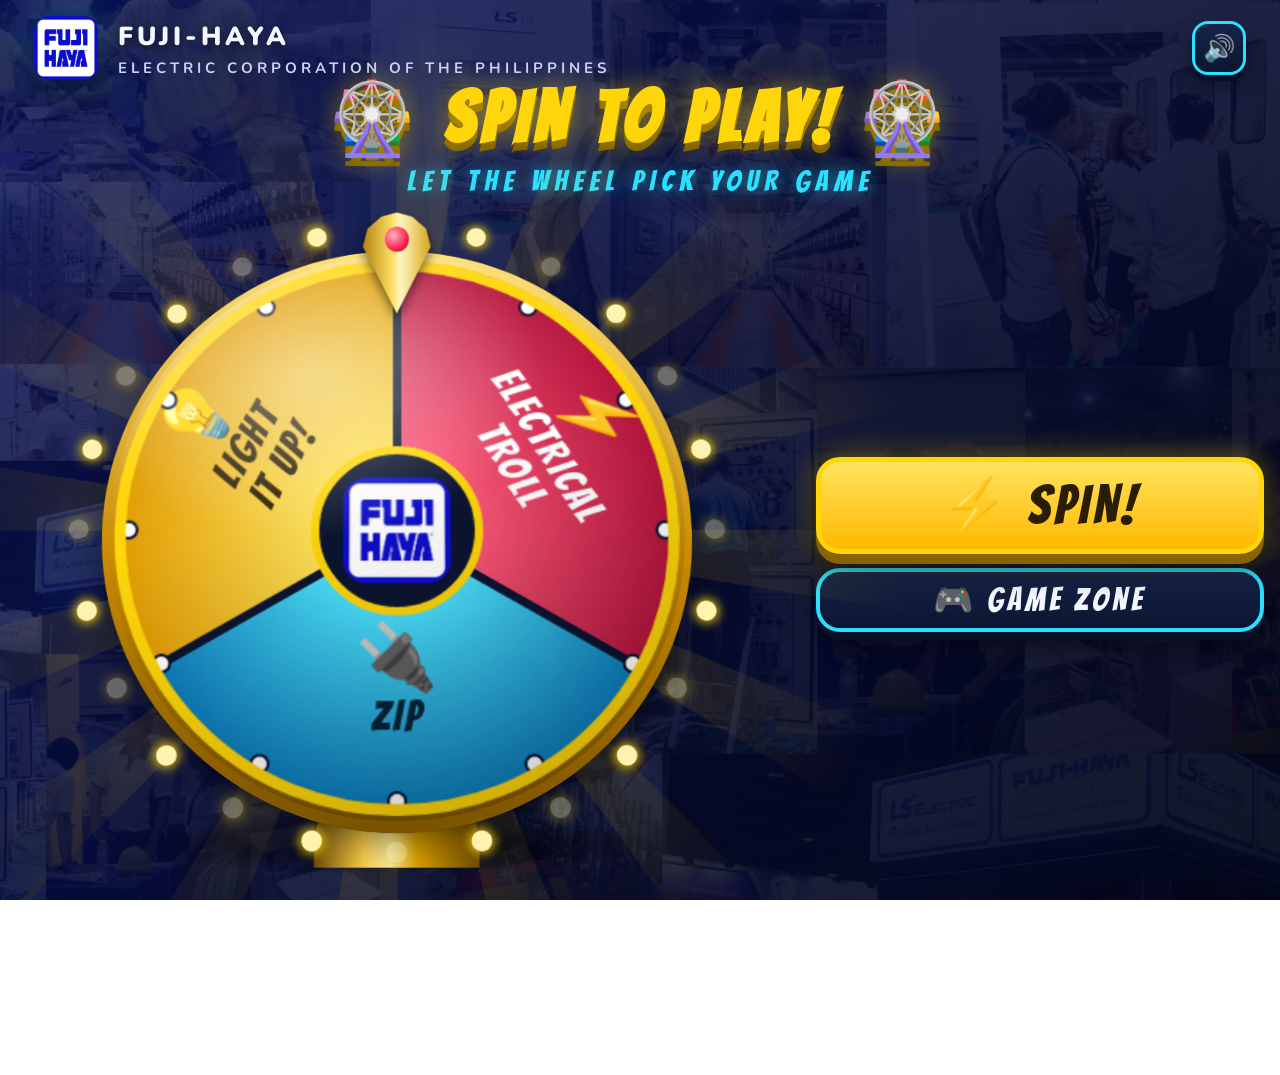
<file: index.html>
<!DOCTYPE html>
<html lang="en">
<head>
<meta charset="UTF-8">
<meta name="viewport" content="width=device-width, initial-scale=1.0, viewport-fit=cover">
<meta name="apple-mobile-web-app-capable" content="yes">
<meta name="mobile-web-app-capable" content="yes">
<meta name="apple-mobile-web-app-title" content="Fuji-Haya Games">
<meta name="theme-color" content="#070b18">
<title>🎡 Fuji-Haya Game Spin</title>
<link rel="manifest" href="hub-manifest.json">
<link rel="icon" href="electric_troll/images/logo.png">
<link rel="apple-touch-icon" href="electric_troll/images/logo.png">
<script src="sound-settings.js?v=20261001a"></script>
<script src="fh-music.js?v=20261001b"></script>
<link rel="stylesheet" href="hub.css?v=20261001e">
<link rel="stylesheet" href="roulette.css?v=20261001m">
</head>
<body class="spin-page">

<header class="hub-top">
  <div class="brand">
    <img class="brand-logo" src="electric_troll/images/logo.png" alt="Fuji-Haya" width="136" height="136">
    <div class="brand-text">
      <strong>FUJI-HAYA</strong>
      <span>ELECTRIC CORPORATION OF THE PHILIPPINES</span>
    </div>
  </div>
  <button class="sound-btn" id="sound-btn" aria-label="Sound on / off">🔊</button>
</header>

<main class="spin">
  <h1 class="hub-title"><span class="deco">🎡</span> SPIN TO PLAY! <span class="deco">🎡</span></h1>
  <p class="hub-sub">LET THE WHEEL PICK YOUR GAME</p>

  <div class="wheel-area" id="wheel-area">
  <div class="wheel-wrap" id="wheel-wrap">
    <div class="rays" aria-hidden="true"></div>
    <div class="floor-shadow" aria-hidden="true"></div>
    <div class="stand" aria-hidden="true"></div>
    <div class="wheel-3d" id="wheel-3d">
    <div class="wheel-depth" aria-hidden="true"><i style="--k:1"></i><i style="--k:2"></i><i style="--k:3"></i><i style="--k:4"></i><i style="--k:5"></i><i style="--k:6"></i><i style="--k:7"></i><i style="--k:8"></i><i style="--k:9"></i><i style="--k:10"></i></div>
    <svg class="wheel" id="wheel" viewBox="-210 -210 420 420" role="img" aria-label="Game wheel: Electrical Troll, Zip, Light It Up">
      <defs>
        <radialGradient id="gTroll" cx="0" cy="0" r="200" gradientUnits="userSpaceOnUse">
          <stop offset=".25" stop-color="#ff5a7a"/><stop offset="1" stop-color="#b3123a"/>
        </radialGradient>
        <radialGradient id="gZip" cx="0" cy="0" r="200" gradientUnits="userSpaceOnUse">
          <stop offset=".25" stop-color="#4fe6ff"/><stop offset="1" stop-color="#0a78b8"/>
        </radialGradient>
        <radialGradient id="gLit" cx="0" cy="0" r="200" gradientUnits="userSpaceOnUse">
          <stop offset=".25" stop-color="#ffe45e"/><stop offset="1" stop-color="#e09a00"/>
        </radialGradient>
      </defs>
      <g id="wheel-spin">
        <g id="segments"></g>
        <g id="flashes"></g>
        <g id="pegs"></g>
      </g>
      <!-- fixed hub in the middle -->
      <circle r="58" fill="#0b1430" stroke="#ffd60a" stroke-width="6"/>
      <clipPath id="logoRound"><rect x="-38" y="-38" width="76" height="76" rx="16"/></clipPath>
      <image href="electric_troll/images/logo.png" x="-38" y="-38" width="76" height="76" preserveAspectRatio="xMidYMid slice" clip-path="url(#logoRound)"/>
    </svg>
    <div class="gloss" aria-hidden="true"></div>
    <div class="rim-lights" id="rim-lights" aria-hidden="true"></div>
    </div>
    <div class="pointer" id="pointer" aria-hidden="true"><span></span></div>
  </div>
  </div>

  <div class="spin-actions">
    <button class="spin-btn" id="spin-btn">⚡ SPIN!</button>
    <a class="zone-btn" href="game-zone.html">🎮 GAME ZONE</a>
  </div>
  <p class="hub-foot">TAP SPIN · OR PRESS ENTER / SPACE · GAME ZONE LETS YOU PICK ONE YOURSELF</p>
</main>

<!-- sparks, confetti (drawn only while something is flying) -->
<canvas class="fx" id="fx" aria-hidden="true"></canvas>
<div class="win-flash" id="win-flash" aria-hidden="true"></div>
<div class="bg-sparkles" aria-hidden="true"><i></i><i></i><i></i><i></i><i></i><i></i><i></i><i></i><i></i><i></i><i></i><i></i></div>

<!-- the winner -->
<div class="winner hidden" id="winner" role="status" aria-live="polite">
  <div class="winner-card">
    <div class="winner-kicker">THE WHEEL PICKED</div>
    <div class="winner-name" id="winner-name">ZIP</div>
    <div class="winner-go">STARTING<span class="dots"><i>.</i><i>.</i><i>.</i></span></div>
  </div>
</div>

<script>
(function () {
  'use strict';
  /* the three games on the wheel (clockwise from the top) */
  const GAMES = [
    { name: 'ELECTRICAL TROLL', short: ['ELECTRICAL', 'TROLL'], icon: '⚡', href: 'electric_troll/index.html', fill: 'url(#gTroll)', ink: '#fff' },
    { name: 'ZIP',              short: ['ZIP'],                  icon: '🔌', href: 'zip/index.html',            fill: 'url(#gZip)',   ink: '#04223a' },
    { name: 'LIGHT IT UP!',     short: ['LIGHT', 'IT UP!'],      icon: '💡', href: 'light_it_up/index.html',    fill: 'url(#gLit)',   ink: '#2b1d00' },
  ];
  const NS = 'http://www.w3.org/2000/svg', R = 196, SEG = 360 / GAMES.length;
  const $ = id => document.getElementById(id);
  const el = (tag, attrs, parent) => { const e = document.createElementNS(NS, tag); for (const k in attrs) e.setAttribute(k, attrs[k]); parent.appendChild(e); return e; };
  const pt = (deg, r) => { const a = deg * Math.PI / 180; return [r * Math.sin(a), -r * Math.cos(a)]; };   // 0° = top, clockwise

  /* ---------- draw the wheel ---------- */
  const segs = $('segments');
  GAMES.forEach((g, i) => {
    const a0 = i * SEG, a1 = a0 + SEG, [x0, y0] = pt(a0, R), [x1, y1] = pt(a1, R);
    el('path', { d: `M0 0 L${x0} ${y0} A${R} ${R} 0 0 1 ${x1} ${y1} Z`, fill: g.fill, stroke: '#0b1430', 'stroke-width': 6 }, segs);
    el('path', { class: 'seg-flash', 'data-i': i, d: `M0 0 L${x0} ${y0} A${R} ${R} 0 0 1 ${x1} ${y1} Z`, fill: '#fff' }, $('flashes'));
    const mid = a0 + SEG / 2;
    const flip = mid > 90 && mid < 270 ? ' rotate(180 0 0)' : '';      // keep the bottom label upright
    const label = el('g', { transform: `rotate(${mid}) translate(0 -128)${flip}` }, segs);
    el('text', { class: 'seg-icon', y: -22, 'text-anchor': 'middle' }, label).textContent = g.icon;
    g.short.forEach((line, k) => {
      const t = el('text', { class: 'seg-name', y: 14 + k * 30, 'text-anchor': 'middle', fill: g.ink }, label);
      t.textContent = line;
    });
  });
  const pegs = $('pegs');
  for (let k = 0; k < 12; k++) { const [x, y] = pt(k * 30, R - 6); el('circle', { cx: x, cy: y, r: 6, fill: '#fff', stroke: '#0b1430', 'stroke-width': 2 }, pegs); }
  el('circle', { r: R, fill: 'none', stroke: '#ffd60a', 'stroke-width': 8 }, $('wheel-spin'));

  /* chasing bulbs round the rim */
  const rim = $('rim-lights');
  for (let k = 0; k < 24; k++) { const b = document.createElement('i'); b.style.setProperty('--a', (k * 15) + 'deg'); b.style.setProperty('--k', k % 2); rim.appendChild(b); }

  /* ---------- sound effects, all synthesised (no files — works offline) ----------
     whoosh on spin · a rumble that follows the wheel's speed · a ratchet click per peg (higher when fast)
     · on the win: a bell, a fanfare, sparkles and applause.  🔊 / 🔇 in the header, remembered per device. */
  let ac = null, master = null, noiseBuf = null, rumble = null;
  const muted = false;                          // loudness is the site-wide knob's job (🔊 in the corner)
  function audio() {
    try {
      if (!ac) {
        ac = new (window.AudioContext || window.webkitAudioContext)();
        master = ac.createGain(); master.gain.value = muted ? 0 : 0.9; master.connect(ac.destination);
        noiseBuf = ac.createBuffer(1, ac.sampleRate * 2, ac.sampleRate);
        const d = noiseBuf.getChannelData(0); for (let i = 0; i < d.length; i++) d[i] = Math.random() * 2 - 1;
      }
      if (ac.state === 'suspended') ac.resume();
    } catch (e) { ac = null; }
    return ac;
  }
  function tone(freq, dur, { type = 'sine', vol = 0.06, delay = 0, slideTo = 0 } = {}) {
    const c = audio(); if (!c) return;
    const t = c.currentTime + delay, o = c.createOscillator(), g = c.createGain();
    o.type = type; o.frequency.setValueAtTime(freq, t);
    if (slideTo) o.frequency.exponentialRampToValueAtTime(slideTo, t + dur);
    g.gain.setValueAtTime(0.0001, t); g.gain.exponentialRampToValueAtTime(vol, t + 0.008); g.gain.exponentialRampToValueAtTime(0.0001, t + dur);
    o.connect(g).connect(master); o.start(t); o.stop(t + dur + 0.05);
  }
  function noise(dur, { vol = 0.1, delay = 0, type = 'bandpass', freq = 1500, q = 1, freqTo = 0, attack = 0.005 } = {}) {
    const c = audio(); if (!c) return;
    const t = c.currentTime + delay, s = c.createBufferSource(), f = c.createBiquadFilter(), g = c.createGain();
    s.buffer = noiseBuf; s.loop = true;
    f.type = type; f.frequency.setValueAtTime(freq, t); f.Q.value = q;
    if (freqTo) f.frequency.exponentialRampToValueAtTime(freqTo, t + dur);
    g.gain.setValueAtTime(0.0001, t); g.gain.exponentialRampToValueAtTime(vol, t + attack); g.gain.exponentialRampToValueAtTime(0.0001, t + dur);
    s.connect(f).connect(g).connect(master); s.start(t, Math.random()); s.stop(t + dur + 0.05);
  }
  const sfx = {
    press()  { tone(660, 0.06, { type: 'square', vol: 0.05 }); tone(990, 0.05, { type: 'square', vol: 0.04, delay: 0.04 }); },
    whoosh() { noise(0.7, { vol: 0.22, freq: 350, freqTo: 3200, q: 0.8, attack: 0.12 }); tone(180, 0.6, { type: 'sawtooth', vol: 0.035, slideTo: 720 }); },
    tick(speed) {                                    // the pointer clacking over a peg
      const s = Math.min(1, speed);
      noise(0.025, { vol: 0.14, type: 'highpass', freq: 2500 });
      tone(900 + s * 900, 0.035, { type: 'square', vol: 0.035 });
    },
    rumbleStart() {
      const c = audio(); if (!c || rumble) return;
      const s = c.createBufferSource(), f = c.createBiquadFilter(), g = c.createGain();
      s.buffer = noiseBuf; s.loop = true; f.type = 'lowpass'; f.frequency.value = 260; g.gain.value = 0.0001;
      s.connect(f).connect(g).connect(master); s.start();
      rumble = { s, f, g };
    },
    rumbleSpeed(speed) {                              // louder and brighter while the wheel flies
      if (!rumble || !ac) return;
      const v = Math.min(1, speed / 1.4), t = ac.currentTime;
      rumble.g.gain.setTargetAtTime(0.0001 + v * 0.16, t, 0.05);
      rumble.f.frequency.setTargetAtTime(160 + v * 520, t, 0.05);
    },
    rumbleStop() {
      if (!rumble || !ac) return;
      const r = rumble; rumble = null;
      r.g.gain.setTargetAtTime(0.0001, ac.currentTime, 0.08); setTimeout(() => { try { r.s.stop(); } catch (e) {} }, 500);
    },
    win() {
      // bell
      tone(1318, 1.4, { vol: 0.12 }); tone(2637, 1.0, { vol: 0.05 }); tone(1975, 1.2, { vol: 0.04, delay: 0.01 });
      // fanfare
      [523, 659, 784, 1047].forEach((f, i) => tone(f, 0.26, { type: 'triangle', vol: 0.09, delay: 0.18 + i * 0.11 }));
      tone(1047, 0.7, { type: 'triangle', vol: 0.08, delay: 0.62 }); tone(1319, 0.7, { type: 'triangle', vol: 0.06, delay: 0.62 });
      // sparkles
      for (let i = 0; i < 10; i++) tone(2000 + Math.random() * 2400, 0.12, { vol: 0.025, delay: 0.3 + i * 0.07 });
      // applause: many tiny claps
      for (let i = 0; i < 90; i++) noise(0.02 + Math.random() * 0.02, { vol: 0.05 + Math.random() * 0.08, delay: 0.25 + Math.random() * 1.5, freq: 1200 + Math.random() * 1800, q: 1.4 });
    },
    banner() { noise(0.35, { vol: 0.12, freq: 2400, freqTo: 600, q: 0.7, attack: 0.02 }); },
  };
  /* volume: the site-wide knob (sound-settings.js) — the same one every game uses */
  if (window.FHSound) FHSound.attach($('sound-btn'));
  /* background music like the games' (starts on the first tap), softer while the wheel spins */
  const music = window.FHMusic || { autoplay() {}, play() {}, duck() {}, click() {} };
  music.autoplay('spin');
  /* GAME ZONE: a click, then leave (a moment later, so the click is heard) */
  document.querySelector('.zone-btn').addEventListener('click', e => {
    if (e.ctrlKey || e.metaKey || e.shiftKey) return;
    e.preventDefault(); music.click(); const to = e.currentTarget.href; setTimeout(() => location.assign(to), 140);
  });

  /* ---------- fit: the wheel fills the free box between the title and the buttons ---------- */
  const area = $('wheel-area'), wrap = $('wheel-wrap');
  function fitWheel() {
    const r = area.getBoundingClientRect();
    // leave room for the rim bulbs (outside the wheel) and the pointer (above it)
    const size = Math.max(140, Math.floor(Math.min(r.width * 0.94, r.height * 0.88)));   // the stand + floor sit under it
    wrap.style.setProperty('--size', size + 'px');
  }
  fitWheel();
  if (window.ResizeObserver) new ResizeObserver(fitWheel).observe(area);
  window.addEventListener('resize', fitWheel);
  window.addEventListener('orientationchange', () => setTimeout(fitWheel, 150));

  /* ---------- effects: sparks and confetti on one full-screen canvas, idle when nothing flies ---------- */
  const fx = $('fx'), fctx = fx.getContext('2d'), parts = [];
  let fxRun = false;
  function fxSize() { const d = Math.min(window.devicePixelRatio || 1, 2); fx.width = innerWidth * d; fx.height = innerHeight * d; fctx.setTransform(d, 0, 0, d, 0, 0); }
  fxSize(); window.addEventListener('resize', fxSize);
  function fxLoop() {
    fctx.clearRect(0, 0, innerWidth, innerHeight);
    for (let i = parts.length - 1; i >= 0; i--) {
      const p = parts[i];
      p.t += 1 / 60; p.vy += p.g; p.vx *= p.drag; p.vy *= p.drag; p.x += p.vx; p.y += p.vy; p.r += p.spin;
      const k = 1 - p.t / p.life;
      if (k <= 0) { parts.splice(i, 1); continue; }
      fctx.globalAlpha = Math.min(1, k * 1.6);
      fctx.fillStyle = p.c;
      if (p.kind === 'spark') { fctx.beginPath(); fctx.arc(p.x, p.y, p.s * k + .4, 0, 6.283); fctx.fill(); }
      else { fctx.save(); fctx.translate(p.x, p.y); fctx.rotate(p.r); fctx.fillRect(-p.s, -p.s * .45, p.s * 2, p.s * .9); fctx.restore(); }
    }
    fctx.globalAlpha = 1;
    if (parts.length) requestAnimationFrame(fxLoop); else { fxRun = false; fctx.clearRect(0, 0, innerWidth, innerHeight); }
  }
  function fxGo() { if (!fxRun) { fxRun = true; requestAnimationFrame(fxLoop); } }
  function sparks(x, y, n) {
    for (let i = 0; i < n && parts.length < 600; i++) {
      const a = -Math.PI / 2 + (Math.random() - .5) * 2.4, v = 2 + Math.random() * 4;
      parts.push({ kind: 'spark', x, y, vx: Math.cos(a) * v, vy: Math.sin(a) * v, g: .18, drag: .97, t: 0, life: .35 + Math.random() * .35, s: 1.5 + Math.random() * 2, r: 0, spin: 0, c: Math.random() < .5 ? '#fff3b0' : '#ffd60a' });
    }
    fxGo();
  }
  const CONF = ['#ffd60a', '#29e0ff', '#ff2fa0', '#4dff88', '#ffffff', '#ff5a7a'];
  function confetti(x, y, n) {
    for (let i = 0; i < n && parts.length < 600; i++) {
      const a = Math.random() * 6.283, v = 4 + Math.random() * 9;
      parts.push({ kind: 'conf', x, y, vx: Math.cos(a) * v, vy: Math.sin(a) * v - 4, g: .22, drag: .985, t: 0, life: 1.6 + Math.random() * 1.2, s: 4 + Math.random() * 5, r: Math.random() * 6, spin: (Math.random() - .5) * .4, c: CONF[i % CONF.length] });
    }
    fxGo();
  }
  const pointer = $('pointer'), svgWheel = $('wheel');
  function pointerTip() { const r = pointer.getBoundingClientRect(); return [r.left + r.width / 2, r.bottom]; }
  function flick() {                                             // the pointer kicks back as a peg passes it
    pointer.classList.remove('flick'); void pointer.offsetWidth; pointer.classList.add('flick');
  }

  /* ---------- spin ---------- */
  const wheel = $('wheel-spin'), btn = $('spin-btn');
  let angle = 0, spinning = false;
  const reduced = matchMedia('(prefers-reduced-motion: reduce)').matches;
  const ease = t => 1 - Math.pow(1 - t, 4);                     // fast start, long gentle stop
  function spin() {
    if (spinning) return;
    spinning = true; audio(); sfx.press(); sfx.whoosh(); sfx.rumbleStart();
    music.play('spin'); music.duck(0.35);                       // the wheel takes the stage
    document.body.classList.add('is-spinning');
    btn.disabled = true;
    const pick = Math.floor(Math.random() * GAMES.length);
    // land somewhere inside the picked slice (not on a border), after several full turns
    const inside = SEG * (0.2 + Math.random() * 0.6);
    const sliceStart = pick * SEG;
    const targetMod = (360 - (sliceStart + inside)) % 360;      // that point of the wheel ends under the top pointer
    const turns = reduced ? 1 : 5 + Math.floor(Math.random() * 2);
    const start = angle, end = start + turns * 360 + ((targetMod - (start % 360)) + 360) % 360;
    const dur = reduced ? 1200 : 5200, t0 = performance.now();
    let lastPeg = Math.floor(start / 30), lastAngle = start, lastNow = t0;
    document.querySelectorAll('.seg-flash').forEach(f => f.classList.remove('win'));
    document.body.classList.remove('won');
    (function frame(now) {
      const t = Math.min(1, (now - t0) / dur);
      angle = start + (end - start) * ease(t);
      wheel.setAttribute('transform', `rotate(${angle})`);
      // motion blur while it is really flying (degrees per millisecond → a pixel or two of blur)
      const speed = Math.abs(angle - lastAngle) / Math.max(1, now - lastNow);
      lastAngle = angle; lastNow = now;
      sfx.rumbleSpeed(speed);
      if (!reduced) svgWheel.style.filter = speed > .35 ? `blur(${Math.min(1.8, (speed - .35) * 1.6).toFixed(2)}px)` : '';
      const peg = Math.floor(angle / 30);
      if (peg !== lastPeg) {
        lastPeg = peg; sfx.tick(speed); flick();
        if (!reduced) { const [x, y] = pointerTip(); sparks(x, y, speed > 1 ? 3 : 6); }
      }
      if (t < 1) return requestAnimationFrame(frame);
      svgWheel.style.filter = '';
      done(GAMES[pick], pick);
    })(t0);
  }
  function done(g, pick) {
    document.body.classList.remove('is-spinning');
    sfx.rumbleStop(); sfx.win(); music.duck(0.15);             // let the fanfare shine
    setTimeout(() => sfx.banner(), 120);
    const f = document.querySelector(`.seg-flash[data-i="${pick}"]`); if (f) f.classList.add('win');
    document.body.classList.add('won');
    if (!reduced) {
      const r = $('wheel-3d').getBoundingClientRect();
      confetti(r.left + r.width / 2, r.top + r.height / 2, 180);
      const [x, y] = pointerTip(); sparks(x, y, 40);
    }
    $('winner-name').textContent = g.icon + ' ' + g.name;
    $('winner').classList.remove('hidden');
    setTimeout(() => location.assign(g.href), 1800);            // straight into the game
  }
  btn.addEventListener('click', spin);
  document.addEventListener('keydown', e => {
    if ((e.key === 'Enter' || e.key === ' ') && document.activeElement && document.activeElement.tagName !== 'A') { e.preventDefault(); spin(); }
  });
  /* back from a game (browser Back): the page may come from the back/forward cache — make it spinnable again */
  window.addEventListener('pageshow', e => {
    if (!e.persisted) return;
    spinning = false; btn.disabled = false; $('winner').classList.add('hidden'); document.body.classList.remove('won', 'is-spinning'); music.duck(1);
  });

  /* offline: ONE worker for the whole site (sw.js at the site root) saves this page and every game,
     so all of them open with no connection. Older per-game workers inside this site are retired;
     workers of other sites on the same domain (e.g. other GitHub Pages projects) are left alone. */
  if ('serviceWorker' in navigator && /^https?:$/.test(location.protocol)) {
    window.addEventListener('load', async () => {
      try {
        const root = new URL('./', location.href).href;
        for (const r of await navigator.serviceWorker.getRegistrations())
          if (r.scope.startsWith(root) && r.scope !== root) await r.unregister();
        await navigator.serviceWorker.register(root + 'sw.js', { scope: root, updateViaCache: 'none' });
      } catch (e) { /* offline support is a bonus, never a blocker */ }
    });
  }
})();
</script>
</body>
</html>
</file>
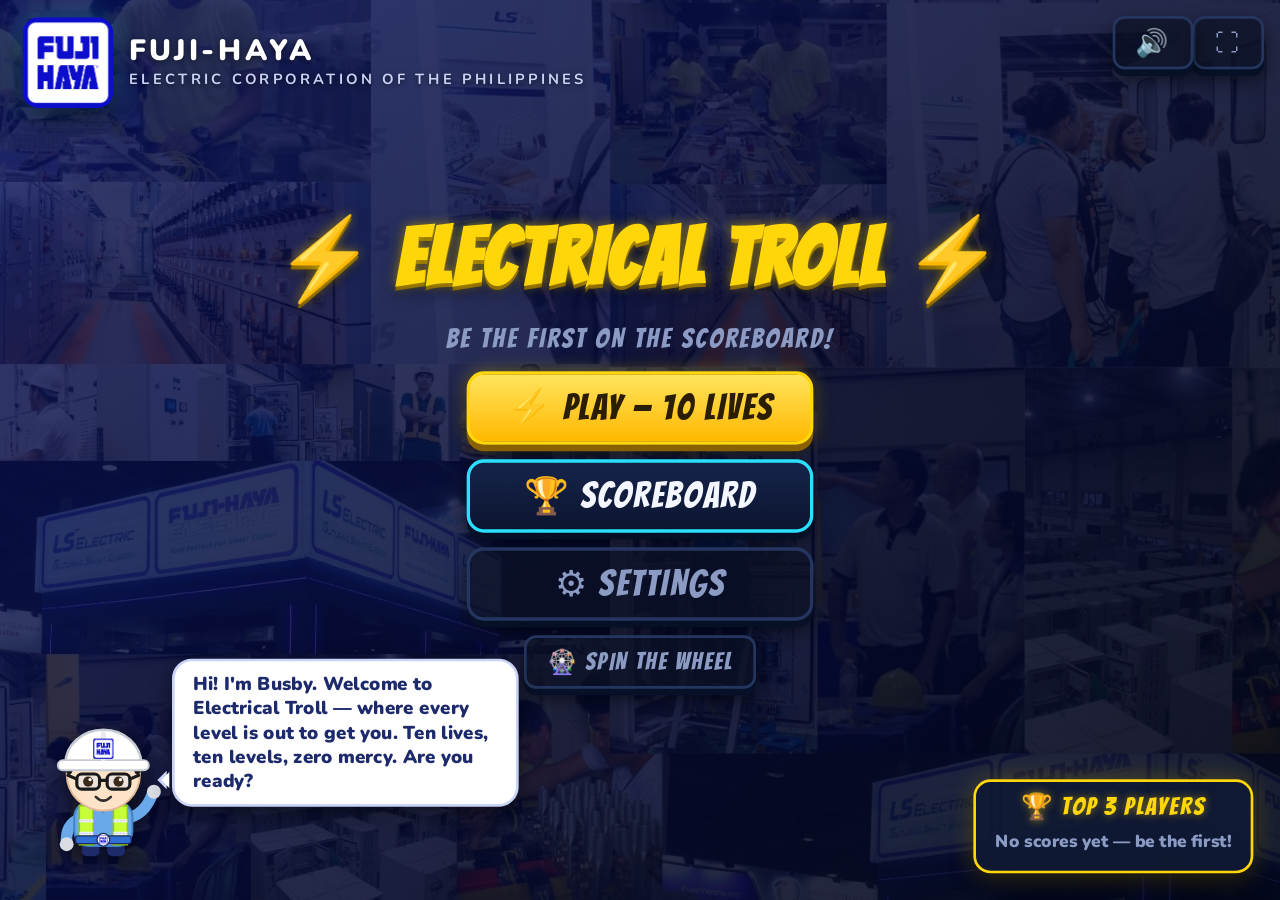
<file: electric_troll/index.html>
<!DOCTYPE html>
<html lang="en">
<head>
<meta charset="UTF-8">
<meta name="viewport" content="width=device-width, initial-scale=1.0, maximum-scale=1.0, user-scalable=no, viewport-fit=cover">
<meta name="apple-mobile-web-app-capable" content="yes">
<meta name="mobile-web-app-capable" content="yes">
<meta name="apple-mobile-web-app-status-bar-style" content="black-translucent">
<meta name="apple-mobile-web-app-title" content="Electrical Troll">
<meta name="theme-color" content="#070b18">
<link rel="manifest" href="manifest.json">
<link rel="apple-touch-icon" href="images/logo.png">
<link rel="icon" href="images/logo.png">
<title>⚡ Electrical Troll</title>
<script src="../sound-settings.js?v=20261001a"></script>
<link rel="stylesheet" href="css/style.css?v=20261001e">
</head>
<body>
<div id="viewport">
<div id="stage">

  <!-- ATTRACT MODE -->
  <section class="screen" id="screen-attract">
    <div class="attract-bolts" aria-hidden="true">
      <span>⚡</span><span>⚡</span><span>⚡</span><span>⚡</span><span>⚡</span><span>⚡</span>
    </div>
    <h1 class="title huge">⚡ ELECTRICAL TROLL ⚡</h1>
    <p class="tagline">CAN YOU BEAT THE LEVELS?</p>
    <p class="touch-to-play">TOUCH TO PLAY</p>
    <p class="attract-record" id="attract-record"></p>
  </section>

  <!-- MAIN MENU -->
  <section class="screen" id="screen-main">
    <h1 class="title big">⚡ ELECTRICAL TROLL ⚡</h1>
    <p class="tagline small" id="main-best">BE THE FIRST ON THE SCOREBOARD!</p>
    <div class="menu">
      <button class="btn primary" id="btn-play-turn">⚡ PLAY — 10 LIVES</button>
      <button class="btn" id="btn-scoreboard">🏆 SCOREBOARD</button>
      <button class="btn ghost" id="btn-main-settings">⚙ SETTINGS</button>
      <a class="btn ghost small hub-link" href="../index.html">🎡 SPIN THE WHEEL</a>
    </div>
    <!-- Busby greets new players -->
    <div class="top3" id="main-top3" aria-label="Top 3 players"></div>
    <div class="hint-box greet" id="main-greet">
      <svg class="mascot" id="main-mascot" viewBox="0 0 200 232" aria-hidden="true"></svg>
      <div class="balloon">Hi! I'm Busby. Welcome to Electrical Troll — where every level is out to get you. Ten lives, ten levels, zero mercy. Are you ready?</div>
    </div>
  </section>

  <!-- SCOREBOARD -->
  <section class="screen" id="screen-scores">
    <header class="screen-header">
      <button class="btn small ghost" id="scores-back">◀ BACK</button>
      <h2 class="title mid">🏆 SCOREBOARD</h2>
      <div></div>
    </header>
    <div class="score-table" id="score-table"></div>
    <div class="menu horizontal score-actions">
      <button class="btn primary" id="scores-play">⚡ PLAY A TURN</button>
      <button class="btn danger" id="scores-clear">🗑 CLEAR SCOREBOARD</button>
    </div>
  </section>

  <!-- TURN SUMMARY -->
  <section class="screen" id="screen-summary">
    <h1 class="title warn" id="summary-title">⏱ TIME'S UP!</h1>
    <p class="subtitle" id="summary-name">ALEX</p>
    <div class="hint-box summary-mascot-row">
      <svg class="mascot" id="summary-mascot" viewBox="0 0 200 232" aria-hidden="true"></svg>
      <div class="balloon" id="summary-balloon"></div>
    </div>
    <div class="summary-card">
      <div class="summary-score" id="summary-score">3,250</div>
      <div class="summary-rank" id="summary-rank">#1 ON THE SCOREBOARD</div>
      <div class="summary-stats" id="summary-stats">LEVELS CLEARED: 4 · DEATHS: 7 · BEST TIER: HARD</div>
    </div>
    <div class="menu horizontal">
      <button class="btn primary" id="btn-next-player">👤 NEXT PLAYER</button>
      <button class="btn" id="btn-summary-scores">🏆 SCOREBOARD</button>
      <button class="btn ghost hidden" id="btn-summary-menu" hidden>MENU</button>   <!-- end of a turn: straight back to the wheel via NEXT PLAYER -->
    </div>
  </section>

  <!-- NAME ENTRY -->
  <section class="screen" id="screen-name">
    <h1 class="title" id="name-title">⚡ WHO IS PLAYING? ⚡</h1>
    <p class="subtitle" id="name-subtitle">TYPE YOUR NAME — OR JUST PRESS START</p>
    <div class="name-chips" id="name-chips"></div>
    <div class="name-box" id="name-box"><span id="name-display"></span><span class="cursor">|</span></div>
    <div class="keyboard" id="keyboard"></div>
    <div class="key-actions">
      <button class="key wide" data-key="SPACE">SPACE</button>
      <button class="key wide danger" data-key="DELETE">⌫ DELETE</button>
      <button class="key wide danger" data-key="CLEAR">CLEAR</button>
      <button class="key wide go" data-key="ENTER" id="name-enter">START TURN ➜</button>
    </div>
    <button class="btn small ghost corner-left" id="name-cancel">✕ CANCEL</button>
  </section>

  <!-- SETTINGS -->
  <section class="screen" id="screen-settings">
    <header class="screen-header">
      <button class="btn small ghost" id="settings-back">◀ BACK</button>
      <h2 class="title mid">⚙ SETTINGS</h2>
      <div></div>
    </header>
    <div class="settings-info">
      <div class="row"><span>PLAYERS ON THIS TV</span><strong id="settings-name">0</strong></div>
      <div class="row"><span>TURNS PLAYED</span><strong id="settings-highest">0</strong></div>
      <div class="row"><span>HIGH SCORE</span><strong id="settings-deaths">—</strong></div>
    </div>
    <div class="menu horizontal">
      <button class="btn" id="settings-sound">🔊 SOUND: ON</button>
      <button class="btn" id="settings-fullscreen">⛶ FULLSCREEN</button>
      <button class="btn danger" id="settings-reset">RESET PROGRESS</button>
    </div>
  </section>

  <!-- CONFIRM RESET -->
  <section class="screen" id="screen-confirm">
    <h1 class="title warn">⚠ RESET PROGRESS?</h1>
    <div class="confirm-box">
      <p>This will erase:</p>
      <ul>
        <li>• The scoreboard</li>
        <li>• All player names & stats</li>
      </ul>
    </div>
    <div class="menu horizontal">
      <button class="btn primary" id="confirm-cancel">CANCEL</button>
      <button class="btn danger" id="confirm-reset">RESET</button>
    </div>
  </section>

  <!-- GAME -->
  <section class="screen" id="screen-game">
    <canvas id="game-canvas" width="1920" height="1080"></canvas>

    <div id="hud">
      <div class="hud-left">
        <div class="hud-level" id="hud-level">LEVEL 1</div>
        <div class="hud-name" id="hud-levelname">WARM-UP</div>
      </div>
      <div class="hud-center">
        <div class="hud-turn" id="hud-turn"></div>
        <div class="hud-timer small" id="hud-timer">00:00</div>
        <div class="hud-mod" id="hud-mod"></div>
      </div>
      <div class="hud-right">
        <div class="hud-player" id="hud-player">ALEX</div>
        <div class="hud-stats"><span id="hud-deaths">💀 0</span> <span id="hud-score">★ 0</span></div>
      </div>
      <button class="btn small ghost" id="btn-pause">☰ MENU</button>
    </div>
    <div class="game-top3" id="game-top3" aria-hidden="true"></div>

    <div id="level-intro" class="game-overlay light">
      <div class="intro-level" id="intro-level">LEVEL 1</div>
      <div class="intro-name" id="intro-name">WARM-UP</div>
      <div class="intro-player" id="intro-player">ALEX</div>
      <div class="intro-tags" id="intro-tags"></div>
      <div class="intro-help hidden" id="intro-help"><span>◀ ▶ MOVE</span><span>▲ JUMP</span><span>REACH THE EXIT DOOR</span><span>10 LIVES · TRAPS LIE</span></div>
    </div>

    <div id="overlay-toast" class="game-overlay light">
      <div class="toast-card"><span id="toast-text">⚡ LEVEL CLEARED! +850</span></div>
    </div>

    <div id="overlay-hint" class="game-overlay light">
      <div class="hint-box" id="hint-box-live">
        <svg class="mascot" id="mascot-svg-live" viewBox="0 0 200 232" aria-hidden="true"></svg>
        <div class="balloon" id="hint-text-live">Hint goes here</div>
      </div>
    </div>

    <div id="overlay-death" class="game-overlay light">
      <div class="death-title">💀 ZAPPED!</div>
      <div class="death-msg" id="death-msg">Ouch.</div>
      <div class="hint-box" id="hint-box">
        <svg class="mascot" id="mascot-svg" viewBox="0 0 200 232" aria-hidden="true"></svg>
        <div class="balloon" id="hint-text">Hint goes here</div>
      </div>
      <div class="death-hint" id="death-hint">TAP TO RETRY</div>
    </div>

    <div id="overlay-pause" class="game-overlay">
      <div class="complete-card">
        <h1 class="title">PAUSED</h1>
        <div class="menu">
          <button class="btn primary" id="btn-resume">▶ RESUME</button>
          <button class="btn" id="btn-restart">↻ RESTART LEVEL</button>
          <button class="btn" id="btn-pause-select">QUIT TO MENU</button>
          <button class="btn ghost" id="btn-pause-fullscreen">⛶ FULLSCREEN</button>
          <a class="btn ghost hub-link" href="../index.html">🎡 SPIN THE WHEEL</a>
        </div>
      </div>
    </div>

    <div id="controls">
      <div class="ctrl-group">
        <button class="ctrl" data-ctrl="left">◀</button>
        <button class="ctrl" data-ctrl="right">▶</button>
      </div>
      <div class="ctrl-group">
        <button class="ctrl jump" data-ctrl="jump">▲<span>JUMP</span></button>
      </div>
    </div>
  </section>

  <button class="btn small ghost corner-right" id="btn-fullscreen-global">⛶</button>

  <!-- Music volume: tap the note to open the slider -->
  <div id="music-ctrl">
    <button class="btn small ghost" id="music-btn" aria-label="Music volume">🎵</button>
    <div class="music-pop" id="music-pop">
      <span class="music-label">MUSIC</span>
      <input type="range" id="music-slider" min="0" max="100" step="5" value="50">
      <span class="music-value" id="music-value">50%</span>
    </div>
  </div>

  <!-- Company branding: logo + name in the corner of every screen -->
  <div id="brand" aria-hidden="true">
    <img src="images/logo.png" alt="Fuji-Haya logo" width="136" height="136">
    <div class="brand-text"><strong>FUJI-HAYA</strong><span>ELECTRIC CORPORATION OF THE PHILIPPINES</span></div>
  </div>
</div>
</div>

<!-- Phones/tablets held upright: the game is landscape only -->
<div id="rotate-overlay">
  <div class="rotate-icon">📱</div>
  <div class="rotate-text">ROTATE YOUR DEVICE</div>
  <div class="rotate-sub">This game plays in landscape</div>
</div>

<script src="js/storage.js?v=20261001e"></script>
<script src="js/audio.js?v=20261001a"></script>
<script src="js/levels.js?v=20261001a"></script>
<script src="js/traps.js?v=20261001a"></script>
<script src="js/mascot.js?v=20261001a"></script>
<script src="js/game.js?v=20261001a"></script>
<script src="js/fx.js?v=20261001a"></script>
<script src="js/ui.js?v=20261001e"></script>
<script>
/* one volume for the whole site: the 🎵 button opens the shared slider; the old music-only slider and the
   sound on/off switch step aside so nothing can silence the game behind the knob's back */
(function () {
  try { settings.sound = true; if (!(settings.music > 0)) settings.music = 0.5; saveSettings(); } catch (e) {}
  var pop = document.getElementById('music-pop'); if (pop) pop.remove();
  var sw = document.getElementById('settings-sound'); if (sw) sw.style.display = 'none';
  if (window.FHSound) {
    var b = FHSound.attach(document.getElementById('music-btn'));
    if (b) b.addEventListener('click', function () { try { Sfx.init(); if (!Music.playing()) { Music.setVolume(settings.music); Music.start(); } } catch (e) {} });
  }
})();
</script>
</body>
</html>
</file>
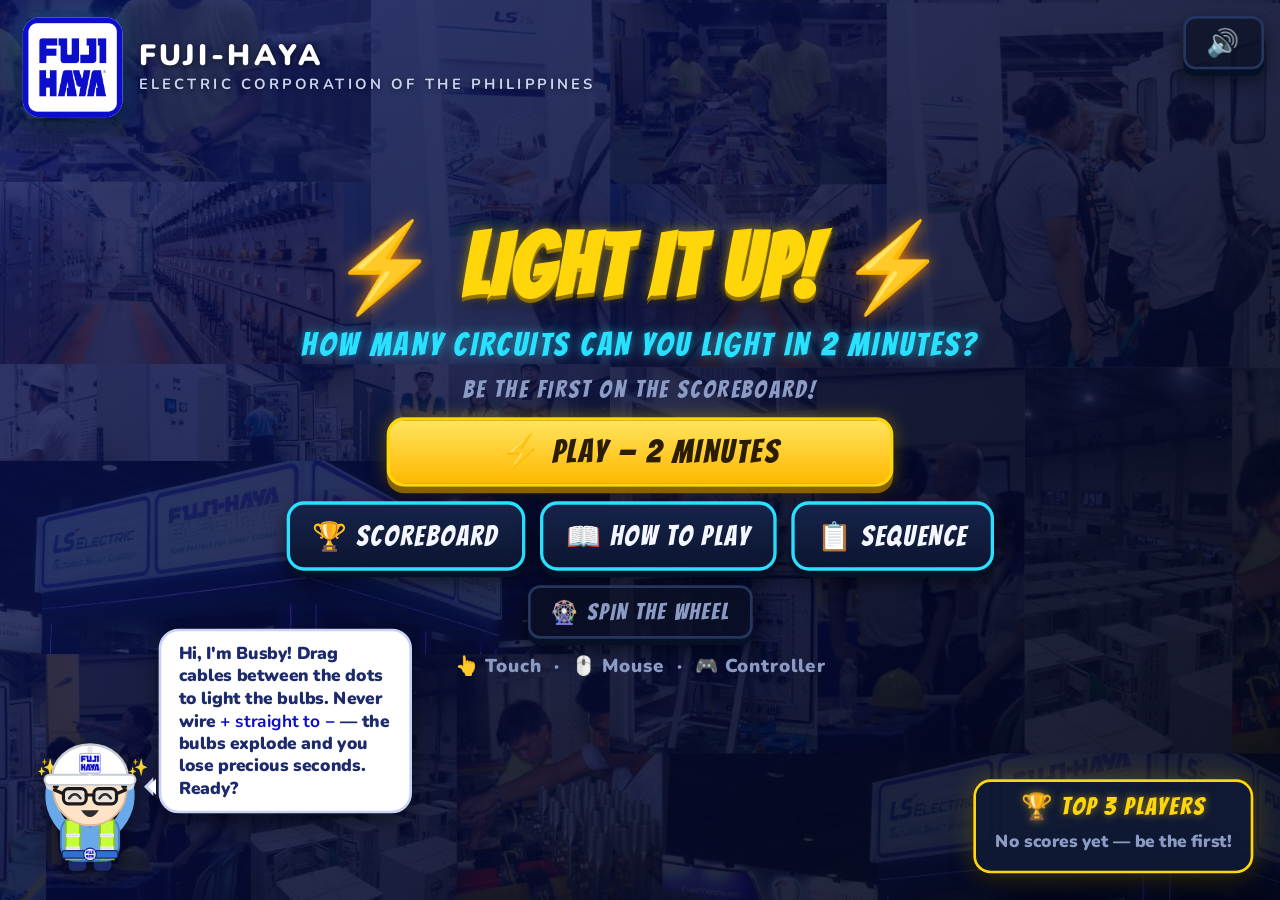
<file: light_it_up/index.html>
<!DOCTYPE html>
<html lang="en">
<head>
<meta charset="UTF-8">
<meta name="viewport" content="width=device-width, initial-scale=1.0, maximum-scale=1.0, user-scalable=no, viewport-fit=cover">
<meta name="apple-mobile-web-app-capable" content="yes">
<meta name="mobile-web-app-capable" content="yes">
<meta name="apple-mobile-web-app-title" content="Light It Up!">
<meta name="theme-color" content="#070b18">
<link rel="apple-touch-icon" href="images/logo.png">
<link rel="icon" href="images/logo.png">
<title>💡 Light It Up! — Fuji-Haya</title>
<script src="../sound-settings.js?v=20261001a"></script>
<script src="../fh-music.js?v=20261001b"></script>
<link rel="stylesheet" href="style.css?v=55">
</head>
<body>
<div id="viewport">
<div id="app" data-screen="home">

  <!-- ===== GAME (always underneath the menus) ===== -->
  <section class="screen-game" id="screen-game">
    <div class="lit-hud">
      <div class="lit-hud-left">
        <div class="hud-level" id="board-title">LEVEL 1</div>
        <div class="hud-name" id="hud-level"></div>
      </div>
      <div class="lit-hud-centre">
        <div class="timer" id="timer"><span class="timer-label">TIME</span><span class="timer-value" id="timer-value">2:00</span></div>
        <div class="level-dots" id="level-dots"></div>
        <div class="game-top3" id="game-top3" aria-hidden="true"></div>
      </div>
      <div class="lit-hud-right">
        <div class="hud-player" id="hud-player"></div>
      </div>
    </div>

    <div class="lit-body">
      <div class="stage-wrap">
        <svg id="stage" viewBox="0 0 1000 600" preserveAspectRatio="xMidYMid meet">
          <defs>
            <radialGradient id="glow" cx="50%" cy="50%" r="50%">
              <stop offset="0%" stop-color="#FFF5B0"/><stop offset="60%" stop-color="#FFD84D"/><stop offset="100%" stop-color="#FFC107"/>
            </radialGradient>
            <radialGradient id="halo" cx="50%" cy="50%" r="50%">
              <stop offset="0%" stop-color="#FFE580" stop-opacity=".9"/><stop offset="100%" stop-color="#FFE580" stop-opacity="0"/>
            </radialGradient>
            <linearGradient id="batt" x1="0" y1="0" x2="0" y2="1">
              <stop offset="0%" stop-color="#3A3AFF"/><stop offset="100%" stop-color="#0D0DCC"/>
            </linearGradient>
            <filter id="soft" x="-20%" y="-20%" width="140%" height="140%">
              <feDropShadow dx="0" dy="6" stdDeviation="5" flood-color="#013f8e" flood-opacity=".18"/>
            </filter>
          </defs>
          <g id="cables"></g>
          <g id="parts"></g>
          <g id="terminals"></g>
          <g id="drag-layer"></g>
        </svg>
        <canvas id="confetti"></canvas>
      </div>

      <!-- Busby + his hints: the most important thing after the board -->
      <aside class="lit-side">
        <div class="busby-box">
          <svg class="mascot" id="mascot" viewBox="0 0 200 230" aria-hidden="true"></svg>
          <div class="bubble" id="bubble">Connect the cables!</div>
        </div>
        <div class="controls">
          <button class="btn small ghost" id="btn-clear">🧹 CLEAR CABLES</button>
          <button class="btn small ghost" id="btn-quit">✕ END TURN</button>
          <a class="btn small ghost hub-link" href="../index.html">🎡 SPIN THE WHEEL</a>
        </div>
      </aside>
    </div>
  </section>

  <!-- ===== Home ===== -->
  <div class="overlay cover" id="home">
    <h1 class="title big"><span class="bolt">⚡</span> LIGHT IT UP! <span class="bolt">⚡</span></h1>
    <p class="tagline">HOW MANY CIRCUITS CAN YOU LIGHT IN 2 MINUTES?</p>
    <p class="tagline small">BE THE FIRST ON THE SCOREBOARD!</p>
    <div class="menu">
      <button class="btn primary" id="btn-play">⚡ PLAY — 2 MINUTES</button>
      <div class="menu-row">
        <button class="btn" id="btn-scoreboard">🏆 SCOREBOARD</button>
        <button class="btn" id="btn-howto">📖 HOW TO PLAY</button>
        <button class="btn" id="btn-sequence">📋 SEQUENCE</button>
      </div>
      <a class="btn ghost small hub-link" href="../index.html">🎡 SPIN THE WHEEL</a>
    </div>
    <p class="inputs-hint">👆 Touch &nbsp;·&nbsp; 🖱️ Mouse &nbsp;·&nbsp; 🎮 Controller <span id="gp-status"></span></p>
    <div class="top3" id="main-top3" aria-label="Top 3 players"></div>
    <div class="hint-box greet" id="main-greet">
      <svg class="mascot" id="mascot-home" viewBox="0 0 200 230" aria-hidden="true"></svg>
      <div class="balloon">Hi, I'm Busby! Drag cables between the dots to light the bulbs. Never wire <b>+ straight to −</b> — the bulbs explode and you lose precious seconds. Ready?</div>
    </div>
  </div>

  <!-- ===== Name entry (with on-screen keyboard for touch / controller) ===== -->
  <div class="overlay cover hidden" id="name-entry">
    <h1 class="title mid">⚡ WHO IS PLAYING? ⚡</h1>
    <p class="subtitle">ENTER YOUR NAME FOR THIS TURN</p>
    <input id="name-input" type="text" maxlength="16" placeholder="YOUR NAME" autocomplete="off" inputmode="none">
    <div class="osk" id="osk"></div>
    <button class="btn primary" id="btn-go">START ➜</button>
    <button class="btn small ghost corner-left" id="btn-name-back">✕ CANCEL</button>
  </div>

  <!-- ===== Tutorial ===== -->
  <div class="overlay cover hidden" id="tutorial">
    <div class="card tut-card">
      <button class="card-close" data-close title="Close">✕</button>
      <h2 class="title mid">📖 HOW TO PLAY</h2>
      <div class="tabs">
        <button class="tab active" data-tab="touch">👆 TOUCH SCREEN</button>
        <button class="tab" data-tab="mouse">🖱️ MOUSE</button>
        <button class="tab" data-tab="pad">🎮 CONTROLLER</button>
      </div>
      <div class="tab-body" id="tut-touch">
        <ul class="steps">
          <li><span class="ico">👆➜</span><b>Drag</b> your finger from one yellow dot to another to run a cable.</li>
          <li><span class="ico">👆〰</span><b>Tap a cable</b> to remove it.</li>
          <li><span class="ico">👆🔘</span><b>Tap a switch</b> to flip it ON / OFF.</li>
          <li><span class="ico">⌨️</span>Type your name with the <b>on-screen keyboard</b> before your turn.</li>
          <li><span class="ico">💥</span>Never connect <b>+ straight to −</b> — the bulbs explode and you lose precious seconds ⏰.</li>
          <li><span class="ico">🔌</span>Real wiring: power starts at the battery <b>+</b>, goes through the <b>switch FIRST</b>, then the bulb, then back to <b>−</b>. Each switch controls <b>its own</b> bulbs.</li>
        </ul>
      </div>
      <div class="tab-body hidden" id="tut-mouse">
        <ul class="steps">
          <li><span class="ico">🖱️➜</span><b>Click and hold</b> a yellow dot, drag to another dot, release to connect.</li>
          <li><span class="ico">🖱️〰</span><b>Click a cable</b> to remove it.</li>
          <li><span class="ico">🖱️🔘</span><b>Click a switch</b> to flip it ON / OFF.</li>
          <li><span class="ico">⌨️</span>Type your name with the keyboard or the on-screen keys.</li>
          <li><span class="ico">💥</span>Never connect <b>+ straight to −</b> — the bulbs explode and you lose precious seconds ⏰.</li>
          <li><span class="ico">🔌</span>Real wiring: power starts at the battery <b>+</b>, goes through the <b>switch FIRST</b>, then the bulb, then back to <b>−</b>. Each switch controls <b>its own</b> bulbs.</li>
        </ul>
      </div>
      <div class="tab-body hidden" id="tut-pad">
        <ul class="steps">
          <li><span class="ico">🕹️</span><b>Left stick / D-pad</b> moves the glove cursor 🧤.</li>
          <li><span class="ico">Ⓐ</span>Press <b>A</b> on a dot to start a cable, move to another dot and press <b>A</b> again to connect.</li>
          <li><span class="ico">Ⓐ</span>Press <b>A</b> on a switch to flip it, on a cable to remove it, on a button to select it.</li>
          <li><span class="ico">Ⓑ</span><b>B</b> cancels the cable you are holding.</li>
          <li><span class="ico">Ⓨ</span><b>Y</b> clears all cables. &nbsp; <b>START</b> begins a turn.</li>
          <li><span class="ico">🎮</span>Plug in any USB / Bluetooth controller (Xbox, PlayStation, generic) and press a button — it connects automatically.</li>
        </ul>
      </div>
      <button class="btn primary" id="btn-tut-close">GOT IT!</button>
    </div>
  </div>

  <!-- ===== Sequence: correct wiring of every level ===== -->
  <div class="overlay cover hidden" id="sequence">
    <div class="card seq-card">
      <button class="card-close" data-close title="Close">✕</button>
      <h2 class="title mid">📋 SEQUENCE</h2>
      <div class="seq-picker" id="seq-picker"></div>
      <div class="seq-head">
        <button class="btn small ghost btn-nav" id="seq-prev">◀</button>
        <div class="seq-title" id="seq-title">LEVEL 1</div>
        <button class="btn small ghost btn-nav" id="seq-next">▶</button>
        <span class="seq-flips">
          <button class="btn small ghost btn-nav" id="seq-flip-x" title="Mirror left / right">⇆</button>
          <button class="btn small ghost btn-nav" id="seq-flip-y" title="Mirror top / bottom">⇅</button>
          <span class="seq-note" id="seq-note">Standard layout</span>
        </span>
      </div>
      <div class="seq-board">
        <svg id="seq-stage" viewBox="0 0 1000 600" preserveAspectRatio="xMidYMid meet">
          <g id="seq-cables"></g><g id="seq-parts"></g><g id="seq-terminals"></g>
        </svg>
      </div>
      <div class="seq-text">
        <div class="seq-goal"><b>Goal:</b> <span id="seq-goal"></span></div>
        <div class="hint-box seq-busby-row">
          <svg class="mascot" id="mascot-seq" viewBox="0 0 200 230" aria-hidden="true"></svg>
          <div class="balloon" id="seq-how"></div>
        </div>
      </div>
      <button class="btn primary" id="btn-seq-close">GOT IT!</button>
    </div>
  </div>

  <!-- ===== Result ===== -->
  <div class="overlay cover hidden" id="result">
    <h1 class="title warn" id="result-title">TIME'S UP!</h1>
    <div class="hint-box summary-mascot-row">
      <svg class="mascot" id="mascot-result" viewBox="0 0 200 230" aria-hidden="true"></svg>
      <div class="balloon" id="result-detail">You lit 3 circuits.</div>
    </div>
    <div class="summary-card">
      <div class="big-emoji" id="result-emoji">⏰</div>
      <div class="summary-score" id="result-score">0</div>
      <div class="summary-rank" id="result-rank"></div>
    </div>
    <div class="menu horizontal">
      <button class="btn primary" id="btn-result-home">👤 NEXT PLAYER</button>
      <button class="btn" id="btn-result-board">🏆 SCOREBOARD</button>   <!-- NEXT PLAYER already goes back to the wheel -->
    </div>
  </div>

  <!-- ===== Scoreboard ===== -->
  <div class="overlay cover hidden" id="scoreboard">
    <header class="screen-header">
      <button class="btn small ghost" id="btn-board-back">◀ BACK</button>
      <h2 class="title mid">🏆 SCOREBOARD</h2>
      <div></div>
    </header>
    <ol class="board" id="board-list"></ol>
    <div class="menu horizontal">
      <button class="btn primary" id="btn-board-play">⚡ PLAY</button>
      <a class="btn ghost hub-link" href="../index.html">🎡 SPIN THE WHEEL</a>
      <button class="btn ghost" id="btn-board-clear">🗑 CLEAR SCOREBOARD</button>
    </div>
  </div>

  <button class="btn small ghost corner-right" id="btn-mute" title="Music on/off">🔊</button>

  <!-- Company branding: logo + name in the corner of every screen -->
  <div id="brand" aria-hidden="true">
    <img src="images/logo.png" alt="Fuji-Haya logo" width="136" height="136">
    <div class="brand-text"><strong>FUJI-HAYA</strong><span>ELECTRIC CORPORATION OF THE PHILIPPINES</span></div>
  </div>
</div>
</div>

<!-- Gamepad glove cursor -->
<div id="gp-cursor" class="hidden">🧤</div>

<script src="game.js?v=51"></script>
<script>if (window.FHSound) FHSound.attach(document.getElementById('btn-mute'));   /* one volume for the whole site */</script>
</body>
</html>
</file>
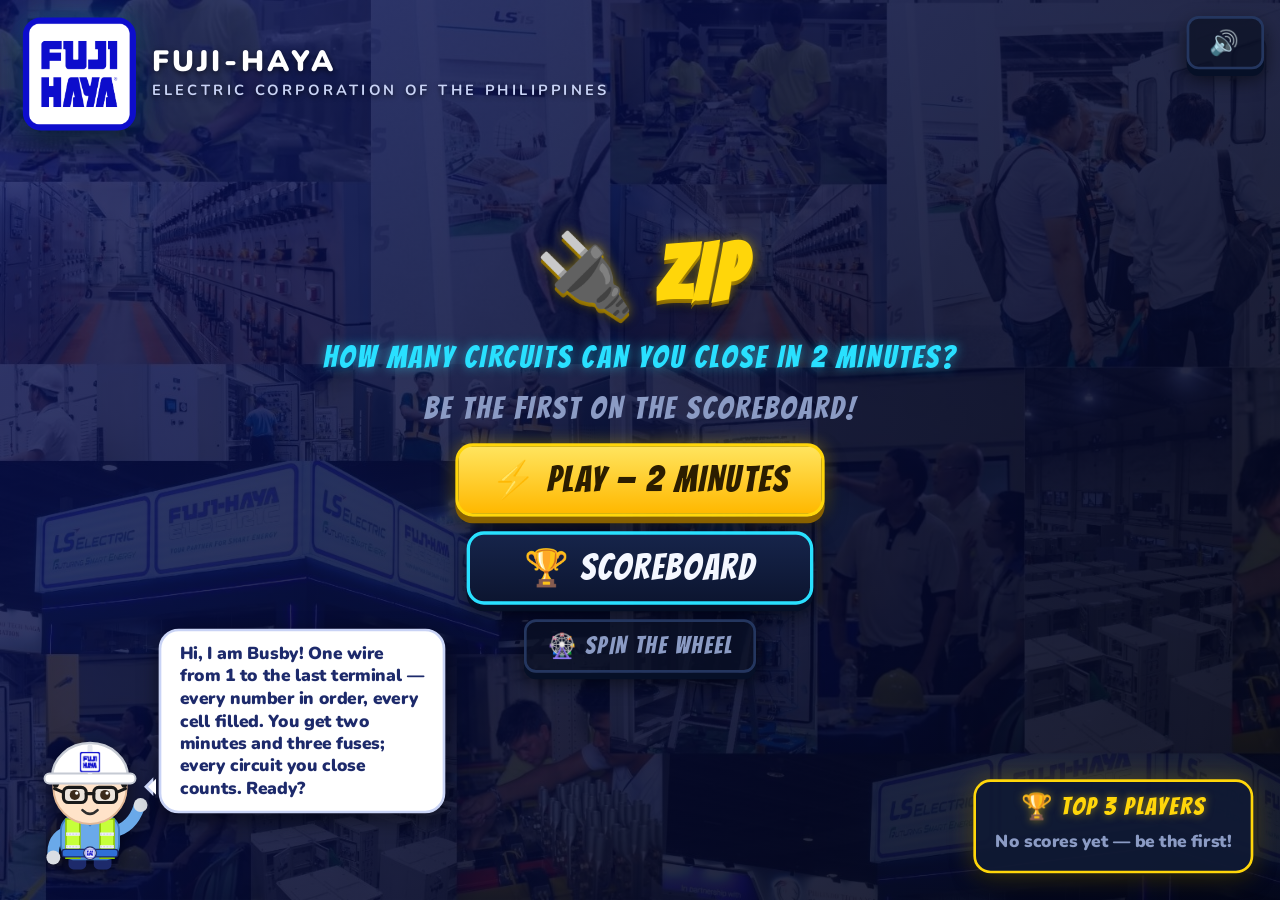
<file: zip/index.html>
<!DOCTYPE html>
<html lang="en">
<head>
<meta charset="UTF-8">
<meta name="viewport" content="width=device-width, initial-scale=1.0, maximum-scale=1.0, user-scalable=no, viewport-fit=cover">
<meta name="apple-mobile-web-app-capable" content="yes">
<meta name="mobile-web-app-capable" content="yes">
<meta name="apple-mobile-web-app-title" content="Zip">
<meta name="theme-color" content="#070b18">
<link rel="manifest" href="manifest.json">
<link rel="apple-touch-icon" href="images/logo.png">
<link rel="icon" href="images/logo.png">
<title>🔌 Zip — Electrical Circuit Puzzle</title>
<script src="../sound-settings.js?v=20261001a"></script>
<script src="../fh-music.js?v=20261001b"></script>
<link rel="stylesheet" href="css/style.css?v=20261001a">
<link rel="stylesheet" href="zip.css?v=20261001h">
</head>
<body>
<div id="viewport">
<div id="stage">

  <!-- MAIN MENU -->
  <section class="screen" id="screen-main">
    <h1 class="title big">🔌 ZIP</h1>
    <p class="tagline">HOW MANY CIRCUITS CAN YOU CLOSE IN 2 MINUTES?</p>
    <p class="tagline small" id="main-best">BE THE FIRST ON THE SCOREBOARD!</p>
    <div class="menu">
      <button class="btn primary" id="btn-play">⚡ PLAY — 2 MINUTES</button>
      <button class="btn" id="btn-scoreboard">🏆 SCOREBOARD</button>
      <a class="btn ghost small hub-link" href="../index.html">🎡 SPIN THE WHEEL</a>
    </div>
    <div class="top3" id="main-top3" aria-label="Top 3 players"></div>
    <div class="hint-box greet" id="main-greet">
      <svg class="mascot" id="main-mascot" viewBox="0 0 200 232" aria-hidden="true"></svg>
      <div class="balloon">Hi, I am Busby! One wire from 1 to the last terminal — every number in order, every cell filled. You get two minutes and three fuses; every circuit you close counts. Ready?</div>
    </div>
  </section>

  <!-- NAME ENTRY -->
  <section class="screen" id="screen-name">
    <h1 class="title mid">⚡ WHO IS PLAYING? ⚡</h1>
    <p class="subtitle">TYPE YOUR NAME — OR JUST PRESS START</p>
    <div class="name-box" id="name-box"><span id="name-display"></span><span class="cursor">|</span></div>
    <div class="keyboard" id="keyboard"></div>
    <div class="key-actions">
      <button class="key wide" data-key="SPACE">SPACE</button>
      <button class="key wide danger" data-key="DELETE">⌫ DELETE</button>
      <button class="key wide danger" data-key="CLEAR">CLEAR</button>
      <button class="key wide go" data-key="ENTER" id="name-enter">START ➜</button>
    </div>
    <button class="btn small ghost corner-left" id="name-cancel">✕ CANCEL</button>
  </section>

  <!-- SCOREBOARD -->
  <section class="screen" id="screen-scores">
    <header class="screen-header">
      <button class="btn small ghost" id="scores-back">◀ BACK</button>
      <h2 class="title mid">🏆 SCOREBOARD</h2>
      <div></div>
    </header>
    <div class="score-table" id="score-table"></div>
    <div class="menu horizontal">
      <button class="btn primary" id="scores-play">⚡ PLAY</button>
      <button class="btn ghost" id="scores-reset">🗑 RESET SCOREBOARD</button>
    </div>
  </section>

  <!-- GAME -->
  <section class="screen" id="screen-game">
    <div class="zip-hud">
      <div class="zip-hud-left">
        <div class="hud-level" id="hud-level">LEVEL 1</div>
        <div class="hud-name" id="hud-size">4 × 4 · 4 TERMINALS</div>
      </div>
      <div class="zip-hud-centre">
        <div class="fuses" id="fuses"><span>⚡</span><span>⚡</span><span>⚡</span></div>
        <div class="hud-timer small" id="hud-timer">00:00</div>
      </div>
      <div class="zip-hud-right">
        <div class="hud-player" id="hud-player">PLAYER</div>
        <div class="hud-stats"><span id="hud-score">★ 0</span></div>
      </div>
    </div>
    <div class="game-top3" id="game-top3" aria-hidden="true"></div>
    <div class="zip-body">
      <canvas id="board" width="900" height="900"></canvas>
      <aside class="zip-side">
        <canvas id="bulb" width="440" height="600" aria-hidden="true"></canvas>
        <div class="zip-card">
          <ol>
            <li>Start at <b>1</b> — drag, or use the <b>arrow keys</b>.</li>
            <li>Hit <b>2, 3, 4…</b> in order, fill <b>every</b> cell.</li>
            <li>Tap a number to <b>rewind</b> the wire back to it.</li>
            <li>Undo is <b>free</b>. Only a <b>wrong terminal</b> blows a fuse.</li>
            <li><b>2 minutes</b> per turn, starting on your first move.</li>
          </ol>
        </div>
        <div class="zip-msg" id="zip-msg">DRAW THE CIRCUIT</div>
        <div class="zip-actions">
          <button class="btn small ghost" id="btn-reset">↺ RESET WIRE</button>
          <button class="btn small ghost" id="btn-quit">✕ QUIT</button>
          <a class="btn small ghost hub-link" href="../index.html">🎡 SPIN THE WHEEL</a>
        </div>
      </aside>
    </div>
    <div id="overlay-toast" class="game-overlay light"><div class="toast-card" id="toast-text">⚡ POWER ON!</div></div>
  </section>

  <!-- SUMMARY -->
  <section class="screen" id="screen-summary">
    <h1 class="title warn" id="summary-title">💥 ALL FUSES BLOWN</h1>
    <p class="subtitle" id="summary-name">PLAYER</p>
    <div class="hint-box summary-mascot-row">
      <svg class="mascot" id="summary-mascot" viewBox="0 0 200 232" aria-hidden="true"></svg>
      <div class="balloon" id="summary-balloon">The circuit got you this time.</div>
    </div>
    <div class="summary-card">
      <div class="summary-score" id="summary-score">0</div>
      <div class="summary-rank" id="summary-rank"></div>
      <div class="summary-stats" id="summary-stats"></div>
    </div>
    <div class="menu horizontal">
      <button class="btn primary" id="summary-next">👤 NEXT PLAYER</button>
      <button class="btn" id="summary-scores">🏆 SCOREBOARD</button>
      <button class="btn ghost hidden" id="summary-menu" hidden>MENU</button>   <!-- end of a turn: straight back to the wheel via NEXT PLAYER -->
    </div>
  </section>

  <!-- confirmation for anything that throws saved data away -->
  <div id="modal-confirm" class="modal hidden">
    <div class="modal-card">
      <h2 class="title mid">🗑 RESET SCOREBOARD?</h2>
      <p class="modal-text">Every score saved on this device will be deleted. This cannot be undone.</p>
      <div class="menu horizontal">
        <button class="btn danger" id="confirm-yes">YES, CLEAR IT</button>
        <button class="btn ghost" id="confirm-no">✕ CANCEL</button>
      </div>
    </div>
  </div>

  <button class="btn small ghost corner-right" id="sound-btn" aria-label="Volume">🔊</button>

  <div id="brand" aria-hidden="true">
    <img src="images/logo.png" alt="Fuji-Haya logo" width="136" height="136">
    <div class="brand-text"><strong>FUJI-HAYA</strong><span>ELECTRIC CORPORATION OF THE PHILIPPINES</span></div>
  </div>
</div>
</div>

<div id="rotate-overlay">
  <div class="rotate-icon">📱</div>
  <div class="rotate-text">ROTATE YOUR DEVICE</div>
  <div class="rotate-sub">This game plays in landscape</div>
</div>

<script src="js/mascot.js?v=20261001a"></script>
<script src="zip.js?v=20261001e"></script>
<script>
if (window.FHSound) FHSound.attach(document.getElementById('sound-btn'));   /* one volume for the whole site */
if (window.FHMusic) FHMusic.autoplay('zip');                              /* background music, like Electrical Troll */
</script>
</body>
</html>
</file>
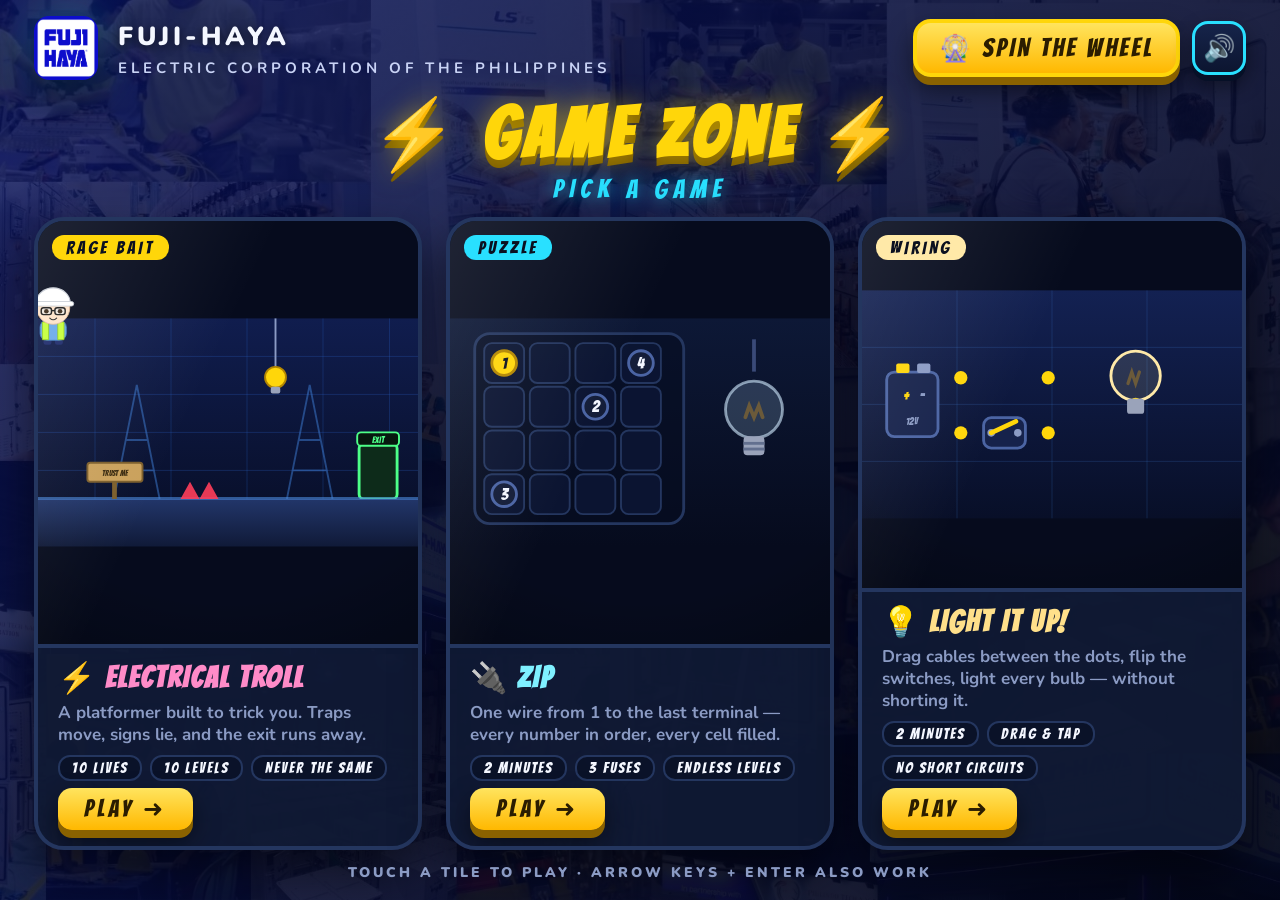
<file: game-zone.html>
<!DOCTYPE html>
<html lang="en">
<head>
<meta charset="UTF-8">
<meta name="viewport" content="width=device-width, initial-scale=1.0, viewport-fit=cover">
<meta name="apple-mobile-web-app-capable" content="yes">
<meta name="mobile-web-app-capable" content="yes">
<meta name="apple-mobile-web-app-title" content="Fuji-Haya Games">
<meta name="theme-color" content="#070b18">
<title>⚡ Fuji-Haya Game Zone</title>
<link rel="manifest" href="hub-manifest.json">
<link rel="icon" href="electric_troll/images/logo.png">
<link rel="apple-touch-icon" href="electric_troll/images/logo.png">
<script src="sound-settings.js?v=20261001a"></script>
<script src="fh-music.js?v=20261001b"></script>
<link rel="stylesheet" href="hub.css?v=20261001e">
</head>
<body class="zone-page">

<header class="hub-top">
  <div class="brand">
    <img class="brand-logo" src="electric_troll/images/logo.png" alt="Fuji-Haya" width="136" height="136">
    <div class="brand-text">
      <strong>FUJI-HAYA</strong>
      <span>ELECTRIC CORPORATION OF THE PHILIPPINES</span>
    </div>
  </div>
  <div class="top-actions">
    <a class="wheel-link" href="index.html">🎡 SPIN THE WHEEL</a>
    <button class="sound-btn" id="sound-btn" aria-label="Volume">🔊</button>
  </div>
</header>

<main class="hub">
  <h1 class="hub-title">⚡ GAME ZONE ⚡</h1>
  <p class="hub-sub">PICK A GAME</p>

  <div class="tiles">

    <!-- ===================== ELECTRICAL TROLL ===================== -->
    <a class="tile troll" href="electric_troll/index.html">
      <div class="screen">
        <svg viewBox="0 0 400 240" aria-hidden="true">
          <defs>
            <linearGradient id="trollSky" x1="0" y1="0" x2="0" y2="1">
              <stop offset="0" stop-color="#101d4e"/><stop offset="1" stop-color="#070d24"/>
            </linearGradient>
            <linearGradient id="trollGround" x1="0" y1="0" x2="0" y2="1">
              <stop offset="0" stop-color="#22366a"/><stop offset="1" stop-color="#101a38"/>
            </linearGradient>
          </defs>
          <rect width="400" height="240" fill="url(#trollSky)"/>
          <g stroke="#2a63c9" stroke-opacity=".28" stroke-width="1">
            <path d="M0 40h400M0 80h400M0 120h400M0 160h400"/>
            <path d="M60 0v190M140 0v190M220 0v190M300 0v190M370 0v190"/>
          </g>
          <!-- pylons -->
          <g stroke="#3f7fd6" stroke-opacity=".5" stroke-width="2" fill="none">
            <path d="M80 190 L104 70 L128 190 M86 160h36 M92 128h24"/>
            <path d="M262 190 L286 70 L310 190 M268 160h36 M274 128h24"/>
          </g>
          <!-- exit door -->
          <g class="troll-exit">
            <rect x="338" y="132" width="40" height="58" rx="5" fill="#0d2b1a" stroke="#4dff88" stroke-width="3"/>
            <rect x="336" y="120" width="44" height="14" rx="4" fill="#07170f" stroke="#4dff88" stroke-width="2"/>
            <text x="358" y="131" text-anchor="middle" font-size="9" fill="#4dff88" font-family="Bangers, Impact, sans-serif">EXIT</text>
          </g>
          <!-- ground -->
          <rect x="0" y="190" width="400" height="50" fill="url(#trollGround)"/>
          <rect x="0" y="188" width="400" height="3" fill="#4b8ae0" opacity=".6"/>
          <!-- spikes -->
          <path d="M150 190 l10 -18 l10 18 z M170 190 l10 -18 l10 18 z" fill="#ff3d5a" opacity=".9"/>
          <!-- sign -->
          <g>
            <rect x="52" y="152" width="58" height="20" rx="3" fill="#caa15c" stroke="#7d5f2c" stroke-width="2"/>
            <rect x="78" y="172" width="5" height="18" fill="#7d5f2c"/>
            <text x="81" y="166" text-anchor="middle" font-size="8" fill="#3a2a10" font-family="Bangers, Impact, sans-serif">TRUST ME</text>
          </g>
          <!-- falling bulb -->
          <g class="troll-bulb">
            <line x1="250" y1="0" x2="250" y2="52" stroke="#8b9bc4" stroke-width="2"/>
            <circle cx="250" cy="62" r="11" fill="#ffd60a" stroke="#b38600" stroke-width="2"/>
            <rect x="245" y="72" width="10" height="7" rx="2" fill="#9aa3ba"/>
          </g>
          <g class="troll-spark">
            <path d="M244 184l7-12 1 8 7-10-3 12 8-4-12 12z" fill="#ffd60a"/>
          </g>
          <!-- Busby -->
          <g class="troll-busby">
            <g transform="translate(-14,-40) scale(.30)">
              <rect x="66" y="196" width="28" height="30" rx="8" fill="#1d2a6b"/>
              <rect x="106" y="196" width="28" height="30" rx="8" fill="#1d2a6b"/>
              <rect x="54" y="140" width="92" height="70" rx="24" fill="#6aa9e9" stroke="#3f7fc4" stroke-width="3"/>
              <path d="M62 146h22v62H62z M116 146h22v62h-22z" fill="#c6ff3a" stroke="#8fc700" stroke-width="2.5"/>
              <circle cx="100" cy="96" r="58" fill="#ffe3c9" stroke="#e2b896" stroke-width="3"/>
              <path d="M40 80a60 54 0 0 1 120 0z" fill="#fff" stroke="#c5cad3" stroke-width="4"/>
              <rect x="28" y="74" width="144" height="16" rx="8" fill="#fff" stroke="#c5cad3" stroke-width="3"/>
              <rect x="58" y="96" width="36" height="24" rx="8" fill="rgba(200,230,255,.35)" stroke="#1a1a1a" stroke-width="5"/>
              <rect x="106" y="96" width="36" height="24" rx="8" fill="rgba(200,230,255,.35)" stroke="#1a1a1a" stroke-width="5"/>
              <path d="M94 106h12" stroke="#1a1a1a" stroke-width="5"/>
              <circle cx="76" cy="108" r="8" fill="#3b2a1a"/><circle cx="124" cy="108" r="8" fill="#3b2a1a"/>
              <path d="M88 132q12 12 24 0" stroke="#2E2E2E" stroke-width="4" fill="none" stroke-linecap="round"/>
            </g>
          </g>
        </svg>
        <span class="screen-badge">RAGE BAIT</span>
      </div>
      <div class="tile-body">
        <h2>⚡ ELECTRICAL TROLL</h2>
        <p>A platformer built to trick you. Traps move, signs lie, and the exit runs away.</p>
        <div class="chips"><span>10 LIVES</span><span>10 LEVELS</span><span>NEVER THE SAME</span></div>
        <span class="play">PLAY ➜</span>
      </div>
    </a>

    <!-- ===================== ZIP ===================== -->
    <a class="tile zip" href="zip/index.html">
      <div class="screen">
        <svg viewBox="0 0 400 240" aria-hidden="true">
          <defs>
            <linearGradient id="zipBg" x1="0" y1="0" x2="0" y2="1">
              <stop offset="0" stop-color="#0d1836"/><stop offset="1" stop-color="#060b1d"/>
            </linearGradient>
          </defs>
          <rect width="400" height="240" fill="url(#zipBg)"/>
          <!-- board -->
          <g transform="translate(36,26)">
            <rect x="-10" y="-10" width="220" height="200" rx="16" fill="rgba(6,12,32,.6)" stroke="#24365f" stroke-width="3"/>
            <g fill="rgba(12,22,52,.9)" stroke="#24365f" stroke-width="2">
              <rect x="0" y="0" width="42" height="42" rx="8"/><rect x="48" y="0" width="42" height="42" rx="8"/><rect x="96" y="0" width="42" height="42" rx="8"/><rect x="144" y="0" width="42" height="42" rx="8"/>
              <rect x="0" y="46" width="42" height="42" rx="8"/><rect x="48" y="46" width="42" height="42" rx="8"/><rect x="96" y="46" width="42" height="42" rx="8"/><rect x="144" y="46" width="42" height="42" rx="8"/>
              <rect x="0" y="92" width="42" height="42" rx="8"/><rect x="48" y="92" width="42" height="42" rx="8"/><rect x="96" y="92" width="42" height="42" rx="8"/><rect x="144" y="92" width="42" height="42" rx="8"/>
              <rect x="0" y="138" width="42" height="42" rx="8"/><rect x="48" y="138" width="42" height="42" rx="8"/><rect x="96" y="138" width="42" height="42" rx="8"/><rect x="144" y="138" width="42" height="42" rx="8"/>
            </g>
            <!-- the wire drawing itself -->
            <polyline class="zip-wire-glow" points="21,21 21,67 69,67 69,21 117,21 117,67 117,113 69,113 21,113 21,159 69,159 117,159 165,159 165,113 165,67 165,21"
              fill="none" stroke="#29e0ff" stroke-opacity=".4" stroke-width="16" stroke-linecap="round" stroke-linejoin="round"/>
            <polyline class="zip-wire" points="21,21 21,67 69,67 69,21 117,21 117,67 117,113 69,113 21,113 21,159 69,159 117,159 165,159 165,113 165,67 165,21"
              fill="none" stroke="#9ff5ff" stroke-width="7" stroke-linecap="round" stroke-linejoin="round"/>
            <!-- terminals -->
            <g font-family="Bangers, Impact, sans-serif" font-size="17" text-anchor="middle">
              <circle cx="21" cy="21" r="13" fill="#ffd60a" stroke="#b38600" stroke-width="3"/><text x="21" y="27" fill="#0b1020">1</text>
              <circle cx="117" cy="67" r="13" fill="#141d38" stroke="#4b64a3" stroke-width="3"/><text x="117" y="73" fill="#f4f7ff">2</text>
              <circle cx="21" cy="159" r="13" fill="#141d38" stroke="#4b64a3" stroke-width="3"/><text x="21" y="165" fill="#f4f7ff">3</text>
              <circle cx="165" cy="21" r="13" fill="#141d38" stroke="#4b64a3" stroke-width="3"/><text x="165" y="27" fill="#f4f7ff">4</text>
            </g>
          </g>
          <!-- the bulb that lights when the circuit closes -->
          <g class="zip-lamp" transform="translate(320,96)">
            <circle class="zip-halo" cx="0" cy="0" r="46" fill="#ffd166" opacity="0"/>
            <line x1="0" y1="-74" x2="0" y2="-40" stroke="#3a4a78" stroke-width="4"/>
            <circle class="zip-glass" cx="0" cy="0" r="30" fill="rgba(190,225,255,.18)" stroke="rgba(210,235,255,.6)" stroke-width="3"/>
            <path class="zip-filament" d="M-9 8 l4 -12 l5 12 l5 -12 l4 12" fill="none" stroke="#6b5a3a" stroke-width="4" stroke-linecap="round"/>
            <rect x="-11" y="28" width="22" height="20" rx="4" fill="#9aa3ba"/>
            <rect x="-11" y="34" width="22" height="3" fill="#63708f"/><rect x="-11" y="40" width="22" height="3" fill="#63708f"/>
          </g>
        </svg>
        <span class="screen-badge">PUZZLE</span>
      </div>
      <div class="tile-body">
        <h2>🔌 ZIP</h2>
        <p>One wire from 1 to the last terminal — every number in order, every cell filled.</p>
        <div class="chips"><span>2 MINUTES</span><span>3 FUSES</span><span>ENDLESS LEVELS</span></div>
        <span class="play">PLAY ➜</span>
      </div>
    </a>

    <!-- ===================== LIGHT IT UP ===================== -->
    <a class="tile light" href="light_it_up/index.html">
      <div class="screen">
        <svg viewBox="0 0 400 240" aria-hidden="true">
          <defs>
            <linearGradient id="litBg" x1="0" y1="0" x2="0" y2="1">
              <stop offset="0" stop-color="#132152"/><stop offset="1" stop-color="#080f28"/>
            </linearGradient>
          </defs>
          <rect width="400" height="240" fill="url(#litBg)"/>
          <g stroke="#3f7fd6" stroke-opacity=".22" stroke-width="1">
            <path d="M0 60h400M0 120h400M0 180h400M100 0v240M200 0v240M300 0v240"/>
          </g>
          <!-- battery -->
          <g transform="translate(26,86)">
            <rect x="0" y="0" width="54" height="68" rx="8" fill="#16224b" stroke="#4b64a3" stroke-width="3"/>
            <rect x="10" y="-9" width="14" height="10" rx="2" fill="#ffd60a"/>
            <rect x="32" y="-9" width="14" height="10" rx="2" fill="#8b9bc4"/>
            <text x="17" y="30" font-size="20" fill="#ffd60a" font-family="Bangers, Impact, sans-serif">+</text>
            <text x="34" y="30" font-size="20" fill="#8b9bc4" font-family="Bangers, Impact, sans-serif">−</text>
            <text x="27" y="56" font-size="11" fill="#8b9bc4" text-anchor="middle" font-family="Bangers, Impact, sans-serif">12V</text>
          </g>
          <!-- posts -->
          <g fill="#ffd60a">
            <circle cx="104" cy="92" r="7"/><circle cx="104" cy="150" r="7"/>
            <circle cx="196" cy="92" r="7"/><circle cx="196" cy="150" r="7"/>
            <circle cx="288" cy="120" r="7"/>
          </g>
          <!-- cable being dragged into place -->
          <path class="lit-cable" d="M104 92 H196" fill="none" stroke="#ffd60a" stroke-width="7" stroke-linecap="round"/>
          <path class="lit-cable lit-cable2" d="M196 150 H288 V127" fill="none" stroke="#ffd60a" stroke-width="7" stroke-linecap="round"/>
          <circle class="lit-finger" cx="104" cy="92" r="9" fill="none" stroke="#fff" stroke-width="3" opacity="0"/>
          <!-- switch -->
          <g transform="translate(150,150)">
            <rect x="-22" y="-16" width="44" height="32" rx="8" fill="#16224b" stroke="#4b64a3" stroke-width="3"/>
            <circle cx="-14" cy="0" r="4" fill="#8b9bc4"/><circle cx="14" cy="0" r="4" fill="#8b9bc4"/>
            <line class="lit-switch" x1="-14" y1="0" x2="12" y2="-12" stroke="#ffd60a" stroke-width="5" stroke-linecap="round"/>
          </g>
          <!-- bulb -->
          <g class="lit-lamp" transform="translate(288,120)">
            <circle class="lit-halo" cx="0" cy="-30" r="44" fill="#ffd166" opacity="0"/>
            <circle class="lit-glass" cx="0" cy="-30" r="26" fill="rgba(255,240,190,.12)" stroke="#ffe9a8" stroke-width="3"/>
            <path class="lit-filament" d="M-8 -22 l4 -12 l4 12 l4 -12" fill="none" stroke="#6b5a3a" stroke-width="3.5" stroke-linecap="round"/>
            <rect x="-9" y="-6" width="18" height="16" rx="3" fill="#9aa3ba"/>
            <g class="lit-rays" stroke="#ffe9a8" stroke-width="4" stroke-linecap="round" opacity="0">
              <path d="M0 -74v-12M34 -64l9-8M-34 -64l-9-8M46 -30h12M-46 -30h-12"/>
            </g>
          </g>
        </svg>
        <span class="screen-badge">WIRING</span>
      </div>
      <div class="tile-body">
        <h2>💡 LIGHT IT UP!</h2>
        <p>Drag cables between the dots, flip the switches, light every bulb — without shorting it.</p>
        <div class="chips"><span>2 MINUTES</span><span>DRAG &amp; TAP</span><span>NO SHORT CIRCUITS</span></div>
        <span class="play">PLAY ➜</span>
      </div>
    </a>

  </div>

  <p class="hub-foot">TOUCH A TILE TO PLAY · ARROW KEYS + ENTER ALSO WORK</p>
</main>

<script>
/* arrow keys / TV remote: move between tiles, Enter opens the focused one */
(function () {
  const tiles = [...document.querySelectorAll('.tile')];
  tiles.forEach((t, i) => { t.tabIndex = 0; t.style.setProperty('--i', i); });
  document.addEventListener('keydown', e => {
    const k = e.key;
    if (!/^Arrow(Left|Right|Up|Down)$/.test(k)) return;
    e.preventDefault();
    const at = tiles.indexOf(document.activeElement);
    const step = (k === 'ArrowRight' || k === 'ArrowDown') ? 1 : -1;
    const next = at < 0 ? 0 : (at + step + tiles.length) % tiles.length;
    tiles[next].focus();
  });
  /* offline: ONE worker for the whole site (sw.js at the site root) saves the hub and every game,
     so all of them open with no connection. Older per-game workers inside this site are retired;
     workers of other sites on the same domain (e.g. other GitHub Pages projects) are left alone. */
  if ('serviceWorker' in navigator && /^https?:$/.test(location.protocol)) {
    window.addEventListener('load', async () => {
      try {
        const root = new URL('./', location.href).href;
        for (const r of await navigator.serviceWorker.getRegistrations())
          if (r.scope.startsWith(root) && r.scope !== root) await r.unregister();
        await navigator.serviceWorker.register(root + 'sw.js', { scope: root, updateViaCache: 'none' });
      } catch (e) { /* offline support is a bonus, never a blocker */ }
    });
  }
})();
</script>
<script>
if (window.FHSound) FHSound.attach(document.getElementById("sound-btn"));   /* one volume for the whole site */
/* music like Electrical Troll's (starts on the first tap) + a click on every button / tile */
if (window.FHMusic) {
  FHMusic.autoplay('zone');
  document.addEventListener('click', function (e) {
    var a = e.target.closest('a.tile, a.wheel-link, button');
    if (!a) return;
    FHMusic.click();
    if (a.tagName === 'A' && a.href && !e.ctrlKey && !e.metaKey && !e.shiftKey) {   // let the click be heard before leaving
      e.preventDefault(); var to = a.href; setTimeout(function () { location.href = to; }, 140);
    }
  });
}
</script>
</body>
</html>
</file>
<file: hub.css>
/* ⚡ FUJI-HAYA GAME ZONE — the landing page that picks one of the three games.
   Same palette and self-hosted fonts as the games, so it works offline too. */

@font-face { font-family: 'Bangers'; font-style: normal; font-weight: 400; font-display: swap; src: url('electric_troll/fonts/bangers-latin.woff2') format('woff2'); }
@font-face { font-family: 'Nunito'; font-style: normal; font-weight: 700 900; font-display: swap; src: url('electric_troll/fonts/nunito-latin.woff2') format('woff2'); }

:root {
  --bg: #070b18;
  --panel: rgba(16, 26, 51, 0.92);
  --line: #24365f;
  --yellow: #ffd60a;
  --cyan: #29e0ff;
  --magenta: #ff2fa0;
  --green: #4dff88;
  --red: #ff3d5a;
  --text: #f4f7ff;
  --muted: #8b9bc4;
  --font-display: 'Bangers', Impact, 'Arial Black', sans-serif;
  --font-body: 'Nunito', 'Segoe UI', Arial, sans-serif;
}

* { box-sizing: border-box; -webkit-tap-highlight-color: transparent; }
html, body {
  margin: 0; padding: 0; min-height: 100%;
  background:
    linear-gradient(135deg, rgba(8, 18, 92, .82) 0%, rgba(5, 10, 48, .88) 55%, rgba(3, 6, 24, .94) 100%),
    url('electric_troll/images/cover.jpg') center / cover no-repeat fixed;
  color: var(--text); font-family: var(--font-body);
  overscroll-behavior: none;
}

/* ---------- header ---------- */
.hub-top { padding: 16px 34px 0; }
.brand { display: flex; align-items: center; gap: 20px; }
.brand-logo {
  width: 80px; height: 80px; border-radius: 20px; background: #fff;
  box-shadow: 0 18px 40px rgba(0,0,0,.55), 0 0 40px rgba(41,224,255,.28);
  animation: brandFloat 4.5s ease-in-out infinite;
}
@keyframes brandFloat {
  0%, 100% { transform: translateY(0) rotate(-1deg); }
  50%      { transform: translateY(-12px) rotate(1deg); }
}
.brand-text { display: flex; flex-direction: column; gap: 4px; }
.brand-text strong { font-weight: 900; font-size: 34px; letter-spacing: 4px; text-shadow: 0 2px 10px rgba(0,0,0,.6); }
.brand-text span { font-weight: 700; font-size: 15px; letter-spacing: 4px; color: #c9d3f5; }

/* ---------- headings ---------- */
.hub { padding: 6px 34px 22px; max-width: 1900px; margin: 0 auto; }
/* on short screens the previews give up height first, so the three tiles still fit */
@media (orientation: landscape) and (max-height: 900px) {
  .screen { aspect-ratio: 2.7 / 1; }
  .hub-title { font-size: clamp(38px, 4.4vw, 74px); }
  .hub-sub { font-size: clamp(18px, 1.7vw, 30px); margin-bottom: 12px; }
  .tile-body p { font-size: 15px; }
  .tile-body { padding: 10px 18px 14px; gap: 6px; }
  .hub-foot { margin-top: 10px; }
  .tile-body h2 { font-size: clamp(26px, 1.9vw, 34px); }
  .brand-logo { width: 64px; height: 64px; }
  .brand-text strong { font-size: 26px; }
}
@media (orientation: landscape) and (max-height: 700px) {
  .screen { aspect-ratio: 3.1 / 1; }
  .chips { display: none; }
}
.hub-title {
  font-family: var(--font-display); font-size: clamp(44px, 5.4vw, 96px); letter-spacing: 6px;
  color: var(--yellow); text-align: center; margin: 8px 0 0;
  text-shadow: 0 0 26px rgba(255,214,10,.55), 0 8px 0 #7a5c00;
}
.hub-sub {
  font-family: var(--font-display); font-size: clamp(20px, 2vw, 36px); letter-spacing: 6px;
  color: var(--cyan); text-align: center; margin: 0 0 18px; text-shadow: 0 0 16px rgba(41,224,255,.6);
}
.hub-foot { text-align: center; color: var(--muted); font-weight: 900; letter-spacing: 3px; font-size: 14px; margin: 14px 0 0; }

/* ---------- tiles ---------- */
.tiles { display: grid; grid-template-columns: repeat(auto-fit, minmax(320px, 1fr)); gap: 24px; }
.tile {
  display: flex; flex-direction: column; text-decoration: none; color: inherit;
  background: var(--panel); border: 4px solid var(--line); border-radius: 30px; overflow: hidden;
  box-shadow: 0 22px 50px rgba(0,0,0,.55);
  transition: transform .18s ease, box-shadow .18s ease, border-color .18s ease;
  animation: tileIn .5s ease-out backwards; animation-delay: calc(var(--i, 0) * .09s);
}
@keyframes tileIn { from { opacity: 0; transform: translateY(26px); } to { opacity: 1; transform: none; } }
.tile:hover, .tile:focus-visible { transform: translateY(-8px); outline: none; }
.tile.troll:hover, .tile.troll:focus-visible { border-color: var(--magenta); box-shadow: 0 26px 60px rgba(0,0,0,.6), 0 0 44px rgba(255,47,160,.35); }
.tile.zip:hover, .tile.zip:focus-visible { border-color: var(--cyan); box-shadow: 0 26px 60px rgba(0,0,0,.6), 0 0 44px rgba(41,224,255,.35); }
.tile.light:hover, .tile.light:focus-visible { border-color: var(--yellow); box-shadow: 0 26px 60px rgba(0,0,0,.6), 0 0 44px rgba(255,214,10,.35); }
.tile:active { transform: translateY(-2px) scale(.99); }

/* the moving preview */
.screen { position: relative; aspect-ratio: 1.9 / 1; background: #060b1d; border-bottom: 4px solid var(--line); }
.screen svg { display: block; width: 100%; height: 100%; }
.screen::after {                                   /* a glass sheen so it reads as a screen */
  content: ''; position: absolute; inset: 0; pointer-events: none;
  background: linear-gradient(115deg, rgba(255,255,255,.10) 0%, rgba(255,255,255,0) 42%),
              radial-gradient(120% 90% at 50% 40%, rgba(0,0,0,0) 55%, rgba(0,0,0,.45) 100%);
}
.screen-badge {
  position: absolute; left: 14px; top: 14px; z-index: 2;
  font-family: var(--font-display); font-size: 18px; letter-spacing: 3px; color: #0b1020;
  background: var(--yellow); padding: 3px 14px; border-radius: 12px;
}
.tile.zip .screen-badge { background: var(--cyan); }
.tile.light .screen-badge { background: #ffe9a8; }

.tile-body { padding: 12px 20px 16px; display: flex; flex-direction: column; gap: 7px; flex: 1; }
.tile-body h2 { font-family: var(--font-display); font-size: clamp(30px, 2.1vw, 40px); letter-spacing: 2px; margin: 0; color: var(--text); white-space: nowrap; }
.tile.troll h2 { color: #ff8bc8; }
.tile.zip h2 { color: #7ff0ff; }
.tile.light h2 { color: #ffe08a; }
.tile-body p { margin: 0; font-size: 17px; font-weight: 700; line-height: 1.3; color: var(--muted); }
.chips { display: flex; flex-wrap: wrap; gap: 8px; margin-top: 2px; }
.chips span {
  font-family: var(--font-display); font-size: 15px; letter-spacing: 2px; color: var(--text);
  border: 2px solid var(--line); background: rgba(8,14,34,.6); border-radius: 12px; padding: 3px 12px;
}
.play {
  margin-top: auto; align-self: flex-start;
  font-family: var(--font-display); font-size: 24px; letter-spacing: 4px; color: #2b1d00;
  background: linear-gradient(180deg, #ffe45e, #ffb800); padding: 7px 26px; border-radius: 14px;
  box-shadow: 0 8px 0 #8a6200, 0 12px 24px rgba(0,0,0,.5);
  transition: transform .15s ease, box-shadow .15s ease;
}
.tile:hover .play, .tile:focus-visible .play { transform: translateY(-2px); box-shadow: 0 10px 0 #8a6200, 0 16px 30px rgba(0,0,0,.55); }

/* ================= preview animations ================= */

/* --- Electrical Troll: Busby runs, hops, and a bulb drops behind him --- */
.troll-busby { animation: busbyRun 6s linear infinite; }
@keyframes busbyRun {
  0%   { transform: translate(24px, 190px); }
  38%  { transform: translate(150px, 190px); }
  44%  { transform: translate(178px, 150px); }
  50%  { transform: translate(206px, 190px); }
  92%  { transform: translate(330px, 190px); }
  93%  { transform: translate(330px, 190px); opacity: 1; }
  97%  { opacity: 0; }
  98%  { transform: translate(24px, 190px); opacity: 0; }
  100% { transform: translate(24px, 190px); opacity: 1; }
}
.troll-bulb { animation: bulbDrop 6s ease-in infinite; }
@keyframes bulbDrop {
  0%, 52%   { transform: translateY(0); opacity: 1; }
  62%       { transform: translateY(118px); opacity: 1; }
  64%, 100% { transform: translateY(118px); opacity: 0; }
}
.troll-spark { opacity: 0; animation: bulbSpark 6s ease-out infinite; }
@keyframes bulbSpark {
  0%, 61% { opacity: 0; transform: scale(.4); }
  64%     { opacity: 1; transform: scale(1.5); }
  72%     { opacity: 0; transform: scale(2); }
  100%    { opacity: 0; }
}
.troll-exit { animation: exitGlow 1.8s ease-in-out infinite; transform-origin: 358px 160px; }
@keyframes exitGlow { 0%, 100% { filter: drop-shadow(0 0 4px rgba(77,255,136,.6)); } 50% { filter: drop-shadow(0 0 16px rgba(77,255,136,1)); } }

/* --- Zip: the wire draws itself through the grid, then the bulb lights --- */
.zip-wire, .zip-wire-glow { stroke-dasharray: 900; stroke-dashoffset: 900; animation: zipDraw 6s ease-in-out infinite; }
.zip-wire-glow { animation-name: zipDrawGlow; }
@keyframes zipDraw {
  0%   { stroke-dashoffset: 900; }
  55%  { stroke-dashoffset: 0; }
  88%  { stroke-dashoffset: 0; stroke: #bfffd4; }
  92%  { stroke-dashoffset: 0; stroke: #9ff5ff; }
  100% { stroke-dashoffset: 900; }
}
@keyframes zipDrawGlow {
  0%   { stroke-dashoffset: 900; }
  55%  { stroke-dashoffset: 0; }
  100% { stroke-dashoffset: 0; opacity: 0; }
}
.zip-halo { animation: zipHalo 6s ease-in-out infinite; }
@keyframes zipHalo { 0%, 56% { opacity: 0; } 66% { opacity: .55; } 88% { opacity: .5; } 100% { opacity: 0; } }
.zip-glass { animation: zipGlass 6s ease-in-out infinite; }
@keyframes zipGlass {
  0%, 56% { fill: rgba(190,225,255,.18); }
  66%     { fill: rgba(255,240,190,.75); }
  88%     { fill: rgba(255,240,190,.6); }
  100%    { fill: rgba(190,225,255,.18); }
}
.zip-filament { animation: zipFil 6s ease-in-out infinite; }
@keyframes zipFil {
  0%, 56% { stroke: #6b5a3a; filter: none; }
  66%     { stroke: #fff3c4; filter: drop-shadow(0 0 8px #ffd166); }
  88%     { stroke: #ffe08a; filter: drop-shadow(0 0 6px #ffd166); }
  100%    { stroke: #6b5a3a; filter: none; }
}

/* --- Light It Up: a cable is dragged in, the switch flips, the bulb blazes --- */
.lit-cable { stroke-dasharray: 200; stroke-dashoffset: 200; animation: litCable 6s ease-in-out infinite; }
.lit-cable2 { animation-name: litCable2; }
@keyframes litCable {
  0%   { stroke-dashoffset: 200; }
  22%  { stroke-dashoffset: 0; }
  92%  { stroke-dashoffset: 0; }
  100% { stroke-dashoffset: 200; }
}
@keyframes litCable2 {
  0%, 24% { stroke-dashoffset: 200; }
  46%     { stroke-dashoffset: 0; }
  92%     { stroke-dashoffset: 0; }
  100%    { stroke-dashoffset: 200; }
}
.lit-finger { animation: litFinger 6s ease-in-out infinite; }
@keyframes litFinger {
  0%      { opacity: 0; transform: translate(0,0) scale(1); }
  4%      { opacity: .9; }
  22%     { opacity: .9; transform: translate(92px,0) scale(1); }
  26%     { opacity: 0; transform: translate(92px,0) scale(1.6); }
  28%     { opacity: 0; transform: translate(92px,58px); }
  32%     { opacity: .9; transform: translate(92px,58px); }
  46%     { opacity: .9; transform: translate(184px,58px); }
  50%     { opacity: 0; transform: translate(184px,58px) scale(1.6); }
  100%    { opacity: 0; }
}
.lit-switch { transform-origin: -14px 0; animation: litSwitch 6s ease-in-out infinite; }
@keyframes litSwitch {
  0%, 52% { transform: rotate(0deg); }
  58%     { transform: rotate(25deg); stroke: #4dff88; }
  92%     { transform: rotate(25deg); stroke: #4dff88; }
  100%    { transform: rotate(0deg); stroke: #ffd60a; }
}
.lit-halo { animation: litHalo 6s ease-in-out infinite; }
@keyframes litHalo { 0%, 58% { opacity: 0; } 68% { opacity: .6; } 90% { opacity: .5; } 100% { opacity: 0; } }
.lit-glass { animation: litGlass 6s ease-in-out infinite; }
@keyframes litGlass {
  0%, 58% { fill: rgba(255,240,190,.12); }
  68%     { fill: rgba(255,240,190,.8); }
  90%     { fill: rgba(255,240,190,.65); }
  100%    { fill: rgba(255,240,190,.12); }
}
.lit-filament { animation: litFil 6s ease-in-out infinite; }
@keyframes litFil {
  0%, 58% { stroke: #6b5a3a; filter: none; }
  68%     { stroke: #fff6d8; filter: drop-shadow(0 0 8px #ffd166); }
  90%     { stroke: #ffe08a; }
  100%    { stroke: #6b5a3a; filter: none; }
}
.lit-rays { animation: litRays 6s ease-in-out infinite; transform-origin: 0 -30px; }
@keyframes litRays {
  0%, 58% { opacity: 0; transform: scale(.7); }
  70%     { opacity: .85; transform: scale(1); }
  90%     { opacity: .5; transform: scale(1.04); }
  100%    { opacity: 0; transform: scale(.7); }
}

@media (prefers-reduced-motion: reduce) {
  .brand-logo, .tile, .troll-busby, .troll-bulb, .troll-spark, .troll-exit,
  .zip-wire, .zip-wire-glow, .zip-halo, .zip-glass, .zip-filament,
  .lit-cable, .lit-finger, .lit-switch, .lit-halo, .lit-glass, .lit-filament, .lit-rays { animation: none; }
  .zip-wire, .zip-wire-glow, .lit-cable { stroke-dashoffset: 0; }
}

/* ---------- small screens ---------- */
@media (max-width: 760px) {
  .screen { aspect-ratio: 1.9 / 1; }
  .hub-title { font-size: clamp(38px, 11vw, 64px); }
  .hub-sub { font-size: 20px; letter-spacing: 4px; }
  .tile-body h2 { font-size: 30px; white-space: normal; }
  .hub, .hub-top { padding-left: 18px; padding-right: 18px; }
  .brand-logo { width: 74px; height: 74px; }
  .brand-text strong { font-size: 26px; }
  .brand-text span { font-size: 12px; letter-spacing: 2px; }
  .tiles { grid-template-columns: 1fr; gap: 22px; }
  .tile-body h2 { font-size: 38px; }
  .tile-body p { font-size: 17px; }
}


/* ==== PORTRAIT — tiles become wide rows: preview on the left, words on the right ==== */
@media (orientation: portrait) {
  .hub-top { padding: 18px 30px 0; }
  .brand-logo { width: 88px; height: 88px; border-radius: 22px; }
  .brand-text strong { font-size: 40px; }
  .brand-text span { font-size: 17px; }
  .hub { padding: 10px 30px 30px; }
  .hub-title { font-size: clamp(48px, 7.4vw, 104px); margin-top: 8px; }
  .hub-sub { font-size: clamp(20px, 2.8vw, 40px); margin-bottom: 18px; }
  .hub-foot { font-size: clamp(14px, 1.8vw, 24px); margin-top: 24px; }

  .tiles { grid-template-columns: 1fr; gap: 20px; }
  .tile { flex-direction: row; align-items: stretch; }
  .screen {
    flex: 0 0 40%; width: 40%; align-self: stretch; aspect-ratio: auto; min-height: 150px;
    border-bottom: 0; border-right: 4px solid var(--line);
  }
  .tile-body { justify-content: center; padding: 16px 24px; gap: 8px; }
  .tile-body h2 { font-size: clamp(28px, 3.6vw, 48px); white-space: normal; }
  .tile-body p { font-size: clamp(15px, 1.9vw, 24px); }
  .chips span { font-size: clamp(14px, 1.7vw, 22px); }
  .play { font-size: clamp(22px, 2.4vw, 32px); padding: 8px 28px; margin-top: 6px; }
}

/* narrow phones in portrait: keep the rows, just compact — all three tiles stay on one screen */
@media (orientation: portrait) and (max-width: 620px) {
  .hub-top { padding: 12px 14px 0; }
  .hub { padding: 4px 14px 16px; }
  .brand-logo { width: 58px; height: 58px; border-radius: 16px; }
  .brand-text strong { font-size: 22px; letter-spacing: 3px; }
  .brand-text span { font-size: 10px; letter-spacing: 2px; }
  .hub-title { font-size: 44px; margin-top: 6px; }
  .hub-sub { font-size: 18px; margin-bottom: 12px; letter-spacing: 4px; }
  .hub-foot { font-size: 11px; letter-spacing: 2px; margin-top: 12px; }

  .tiles { gap: 14px; }
  .tile { border-width: 3px; border-radius: 22px; }
  .screen { flex: 0 0 38%; width: 38%; min-height: 120px; border-right-width: 3px; }
  .screen-badge { font-size: 12px; padding: 2px 9px; left: 8px; top: 8px; }
  .tile-body { padding: 10px 14px; gap: 5px; }
  .tile-body h2 { font-size: 26px; letter-spacing: 1px; }
  .tile-body p { font-size: 13px; line-height: 1.25; }
  .chips { gap: 5px; }
  .chips span { font-size: 11px; padding: 2px 8px; border-width: 2px; }
  .play { font-size: 19px; padding: 6px 18px; border-radius: 12px; box-shadow: 0 5px 0 #8a6200, 0 8px 16px rgba(0,0,0,.5); margin-top: 4px; }
}

/* very small phones: the chips go, the tiles stay readable */
@media (orientation: portrait) and (max-width: 400px) {
  .chips { display: none; }
  .tile-body h2 { font-size: 23px; }
}

/* ---------- link back to the roulette (top-right of the Game Zone page) ---------- */
.hub-top { display: flex; align-items: center; justify-content: space-between; gap: 16px; }
.wheel-link {
  font-family: var(--font-display); font-size: 26px; letter-spacing: 3px; text-decoration: none; white-space: nowrap;
  color: #2b1d00; background: linear-gradient(180deg, #ffe45e, #ffb800); border: 4px solid var(--yellow);
  border-radius: 18px; padding: 10px 22px; box-shadow: 0 8px 0 #8a6200, 0 12px 24px rgba(0,0,0,.5);
}
.wheel-link:active { transform: translateY(6px); box-shadow: 0 2px 0 #8a6200; }
@media (max-width: 620px) { .wheel-link { font-size: 18px; padding: 8px 14px; } .brand-text span { display: none; } }

/* rounded logo corners (all sizes) */
.brand-logo { border-radius: 24%; object-fit: cover; }
/* phones: keep the header and the page title on one line each */
@media (max-width: 620px) {
  .brand-text strong { white-space: nowrap; font-size: 22px; letter-spacing: 3px; }
  .hub-title { white-space: nowrap; font-size: clamp(30px, 10vw, 44px); letter-spacing: 3px; }
  .wheel-link { white-space: nowrap; }
}
/* narrow phones: logo + compact SPIN button side by side, nothing runs off the edge */
@media (max-width: 620px) {
  .hub-top { padding: 12px 14px 0; }
  .brand { gap: 10px; }
  .wheel-link { font-size: 16px; letter-spacing: 2px; padding: 8px 12px; border-width: 3px; box-shadow: 0 6px 0 #8a6200; }
}
@media (max-width: 430px) { .hub-top .brand-text { display: none; } }

/* ==== Game Zone page: always exactly one screen — the previews give up space first ==== */
html:has(body.zone-page) { height: 100%; overflow: hidden; }
body.zone-page { height: 100vh; height: 100dvh; min-height: 0; display: flex; flex-direction: column; overflow: hidden; }
body.zone-page .hub-top { flex: none; }
body.zone-page .hub { flex: 1; min-height: 0; width: 100%; display: flex; flex-direction: column; padding-bottom: clamp(8px, 2vh, 22px); }
body.zone-page .hub-title { flex: none; font-size: clamp(30px, min(5.4vw, 8vh), 96px); margin: clamp(2px, 1vh, 8px) 0 0; }
body.zone-page .hub-sub { flex: none; font-size: clamp(15px, min(2vw, 3.2vh), 36px); margin: 0 0 clamp(6px, 1.6vh, 18px); }
body.zone-page .hub-foot { flex: none; margin-top: clamp(6px, 1.4vh, 14px); }
body.zone-page .tiles { flex: 1; min-height: 0; grid-template-rows: minmax(0, 1fr); gap: clamp(10px, 2vw, 24px); }
body.zone-page .tile { min-height: 0; }
body.zone-page .screen { aspect-ratio: auto; flex: 1 1 0; min-height: 0; }
body.zone-page .tile-body { flex: none; }
/* landscape: three columns side by side; on short screens the description and chips step aside */
@media (orientation: landscape) {
  body.zone-page .tiles { grid-template-columns: repeat(3, minmax(0, 1fr)); }
}
@media (orientation: landscape) and (max-height: 760px) { body.zone-page .chips { display: none; } }
@media (orientation: landscape) and (max-height: 560px) {
  body.zone-page .tile-body p, body.zone-page .hub-foot { display: none; }
  body.zone-page .hub-top { padding-top: 6px; }
  body.zone-page .brand-logo { width: 42px; height: 42px; }
  body.zone-page .brand-text span { display: none; }
  body.zone-page .brand-text strong { font-size: 20px; }
  body.zone-page .wheel-link { font-size: 16px; padding: 6px 12px; border-width: 3px; box-shadow: 0 5px 0 #8a6200; }
  body.zone-page .tile-body { padding: 6px 12px 10px; gap: 4px; }
  body.zone-page .tile-body h2 { font-size: 22px; white-space: normal; }
  body.zone-page .play { font-size: 17px; padding: 4px 16px; box-shadow: 0 4px 0 #8a6200; }
  body.zone-page .screen-badge { font-size: 11px; padding: 1px 8px; left: 8px; top: 8px; }
}
/* portrait: three rows, each preview as tall as its row allows */
@media (orientation: portrait) {
  body.zone-page .tiles { grid-template-columns: 1fr; grid-template-rows: repeat(3, minmax(0, 1fr)); }
  body.zone-page .screen { flex: 0 0 40%; min-height: 0; }
  body.zone-page .tile-body { flex: 1 1 auto; min-height: 0; overflow: hidden; }
}
@media (orientation: portrait) and (max-height: 700px) { body.zone-page .tile-body p { display: none; } body.zone-page .hub-foot { display: none; } }

/* ---------- Game Zone header: SPIN THE WHEEL + the site-wide volume button ---------- */
.top-actions { display: flex; align-items: center; gap: 12px; flex: none; }
.hub-top .sound-btn {
  flex: none; width: 54px; height: 54px; border-radius: 16px; cursor: pointer; font-size: 26px; line-height: 1;
  border: 3px solid var(--cyan); background: linear-gradient(180deg, #16244a, #0c1530); color: var(--text);
  box-shadow: 0 6px 0 #061027, 0 10px 20px rgba(0,0,0,.45);
}
.hub-top .sound-btn:active { transform: translateY(4px); box-shadow: 0 2px 0 #061027; }
@media (max-width: 620px), (max-height: 560px) {
  .top-actions { gap: 8px; }
  .hub-top .sound-btn { width: 40px; height: 40px; font-size: 19px; border-radius: 12px; border-width: 3px; box-shadow: 0 4px 0 #061027; }
}
</file>
<file: roulette.css>
/* 🎡 FUJI-HAYA GAME SPIN — the roulette main page (fonts, colours and header come from hub.css) */

/* the whole page is exactly one screen: header on top, the rest shared by title, wheel and buttons.
   The wheel takes whatever space is left (sized from the free box in JS), so nothing ever scrolls. */
html:has(body.spin-page) { height: 100%; overflow: hidden; }
body.spin-page { height: 100vh; height: 100dvh; display: flex; flex-direction: column; overflow: hidden; }
body.spin-page .hub-top { flex: none; }
.spin {
  flex: 1; min-height: 0; width: 100%; max-width: 1500px; margin: 0 auto;
  display: grid; grid-template-columns: 1fr; grid-template-rows: auto auto minmax(0, 1fr) auto auto;
  grid-template-areas: 'title' 'sub' 'wheel' 'actions' 'foot';
  justify-items: center; align-items: center; padding: 0 16px clamp(8px, 2vh, 20px); gap: clamp(4px, 1.2vh, 12px);
}
.spin .hub-title { grid-area: title; margin: 0; line-height: 1.05; font-size: clamp(32px, min(7vw, 8vh), 96px); white-space: nowrap; }
.spin .hub-sub { grid-area: sub; margin: 0; font-size: clamp(15px, min(3.4vw, 3.2vh), 36px); }
.spin .hub-foot { grid-area: foot; margin: 0; font-size: clamp(10px, 1.4vh, 14px); }
.wheel-area { grid-area: wheel; width: 100%; height: 100%; min-height: 0; display: flex; align-items: center; justify-content: center; }
.spin-actions { grid-area: actions; }
/* wide screens (laptops, TVs, sideways phones): wheel on the left, buttons on the right */
@media (min-aspect-ratio: 6/5) {
  .spin { grid-template-columns: minmax(0, 1.25fr) minmax(240px, 1fr); grid-template-rows: auto auto minmax(0, 1fr) auto;
          grid-template-areas: 'title title' 'sub sub' 'wheel actions' 'foot foot'; column-gap: clamp(16px, 4vw, 70px); }
  .spin-actions { width: min(100%, 460px); justify-self: start; }
}

/* ---------- the wheel ---------- */
.wheel-wrap {
  --size: min(70vw, 40vh);            /* replaced by the measured size of the free box */
  position: relative; width: var(--size); height: var(--size); flex: none;
}
.wheel {
  width: 100%; height: 100%; display: block; overflow: visible;
  filter: drop-shadow(0 18px 40px rgba(0,0,0,.6)) drop-shadow(0 0 30px rgba(255,214,10,.25));
}
#wheel-spin { will-change: transform; }
.seg-icon { font-size: 46px; }
.seg-name { font-family: var(--font-display); font-size: 30px; letter-spacing: 2px; }

/* the arrow at the top that picks the winner */
.pointer {
  position: absolute; left: 50%; top: -4%; z-index: 3; transform: translateX(-50%);
  width: 0; height: 0;
  border-left: calc(var(--size) * .055) solid transparent; border-right: calc(var(--size) * .055) solid transparent;
  border-top: calc(var(--size) * .11) solid var(--yellow);
  filter: drop-shadow(0 4px 0 #7a5c00) drop-shadow(0 6px 10px rgba(0,0,0,.6));
}
body.is-spinning .pointer { animation: pointerKick .12s ease-in-out infinite alternate; }
@keyframes pointerKick { to { transform: translateX(-50%) rotate(-8deg); } }

/* bulbs around the rim: they chase while the wheel spins */
.rim-lights { position: absolute; inset: -3.5%; pointer-events: none; }
.rim-lights i {
  position: absolute; left: 50%; top: 50%; width: 3.2%; height: 3.2%; margin: -1.6% 0 0 -1.6%; border-radius: 50%;
  background: #fff3b0; box-shadow: 0 0 10px 3px rgba(255,214,10,.7);
  transform: rotate(var(--a)) translateY(calc(var(--size) * -.535));
  opacity: calc(.35 + var(--k) * .65);
}
body.is-spinning .rim-lights i { animation: rimChase .3s steps(1) infinite; animation-delay: calc(var(--k) * .15s); }
@keyframes rimChase { 0% { opacity: 1; } 50% { opacity: .25; } }

/* ---------- buttons ---------- */
.spin-actions { display: flex; flex-direction: column; align-items: center; gap: clamp(8px, 1.6vh, 16px); width: min(92vw, 520px); }
.spin-btn, .zone-btn {
  width: 100%; font-family: var(--font-display); letter-spacing: 4px; text-align: center; text-decoration: none; cursor: pointer;
  border-radius: 24px; transition: transform .06s, box-shadow .06s, filter .15s;
}
.spin-btn {
  font-size: clamp(26px, min(6vw, 6vh), 56px); padding: clamp(6px, 1.3vh, 14px) 20px; border: 5px solid var(--yellow);
  background: linear-gradient(180deg, #ffe45e, #ffb800); color: #2b1d00;
  box-shadow: 0 10px 0 #8a6200, 0 14px 30px rgba(0,0,0,.6), 0 0 30px rgba(255,214,10,.45);
  animation: spinBtnPulse 1.6s ease-in-out infinite;
}
@keyframes spinBtnPulse { 50% { transform: scale(1.04); } }
.spin-btn:active { transform: translateY(8px); box-shadow: 0 2px 0 #8a6200; animation: none; }
.spin-btn:disabled { filter: grayscale(.4) brightness(.8); cursor: default; animation: none; }
.zone-btn {
  font-size: clamp(18px, min(4vw, 3.6vh), 34px); padding: clamp(4px, 1vh, 10px) 20px; border: 4px solid var(--cyan); color: var(--text);
  background: linear-gradient(180deg, #16244a, #0c1530); box-shadow: 0 8px 0 #061027, 0 12px 24px rgba(0,0,0,.5);
}
.zone-btn:active { transform: translateY(6px); box-shadow: 0 2px 0 #061027; }
.spin-btn:focus-visible, .zone-btn:focus-visible { outline: 5px solid #fff; outline-offset: 4px; }

/* ---------- the winner banner ---------- */
.winner {
  position: fixed; inset: 0; z-index: 50; display: flex; align-items: center; justify-content: center;
  background: rgba(3, 6, 20, .72); padding: 20px;
}
.winner.hidden { display: none; }
.winner-card {
  text-align: center; background: var(--panel); border: 6px solid var(--yellow); border-radius: 36px;
  padding: 26px clamp(24px, 6vw, 70px); box-shadow: 0 0 80px rgba(255,214,10,.45);
  animation: winnerPop .45s cubic-bezier(.2,1.5,.45,1);
}
@keyframes winnerPop { from { transform: scale(.5); opacity: 0; } }
.winner-kicker { font-family: var(--font-display); font-size: clamp(22px, 3vw, 34px); letter-spacing: 5px; color: var(--cyan); }
.winner-name {
  font-family: var(--font-display); font-size: clamp(48px, 9vw, 110px); letter-spacing: 4px; line-height: 1.05; color: var(--yellow);
  text-shadow: 0 0 26px rgba(255,214,10,.6), 0 8px 0 #7a5c00;
}
.winner-go { font-family: var(--font-display); font-size: clamp(22px, 3vw, 34px); letter-spacing: 5px; color: var(--text); margin-top: 6px; }
.winner-go .dots i { font-style: normal; animation: dot 1s infinite; }
.winner-go .dots i:nth-child(2) { animation-delay: .2s; } .winner-go .dots i:nth-child(3) { animation-delay: .4s; }
@keyframes dot { 0%, 100% { opacity: .2; } 50% { opacity: 1; } }

/* short screens (sideways phones): smaller header, no footer line */
@media (max-height: 520px) {
  .spin .hub-foot { display: none; }
  .hub-top { padding-top: 6px; } .brand-logo { width: 42px; height: 42px; } .brand-text span { display: none; } .brand-text strong { font-size: 20px; }
}
@media (max-width: 620px) { .hub-title .deco { display: none; } .brand-text span { display: none; } .brand-text strong { font-size: 24px; } .brand-logo { width: 56px; height: 56px; } }
@media (prefers-reduced-motion: reduce) { .spin-btn, body.is-spinning .rim-lights i, body.is-spinning .pointer { animation: none; } }

/* the wheel floats in the middle of its box, so its size never props the box open (the box decides, the wheel follows) */
.wheel-area { position: relative; align-self: stretch; }
.wheel-wrap { position: absolute; left: 50%; top: 50%; margin: 0; transform: translate(-50%, calc(-50% + var(--size) * .02)); }

/* =====================================================================
   3D WHEEL — tilted back in perspective, with a thick golden edge,
   a glossy face, a stand and a floor shadow; plus spin / win effects
   ===================================================================== */
.wheel-wrap { --tilt: 26deg; perspective: calc(var(--size) * 3); }
/* light rays turning slowly behind the wheel (faster while it spins) */
.rays {
  position: absolute; inset: -42%; z-index: 0; pointer-events: none; border-radius: 50%;
  background: repeating-conic-gradient(from 0deg, rgba(255,214,10,.20) 0deg 9deg, rgba(255,214,10,0) 9deg 22.5deg);
  -webkit-mask: radial-gradient(circle, #000 18%, rgba(0,0,0,.55) 40%, transparent 68%);
          mask: radial-gradient(circle, #000 18%, rgba(0,0,0,.55) 40%, transparent 68%);
  animation: raysTurn 40s linear infinite;
}
body.is-spinning .rays { animation-duration: 5s; }
body.won .rays { background: repeating-conic-gradient(from 0deg, rgba(255,255,255,.32) 0deg 9deg, rgba(255,214,10,0) 9deg 22.5deg); }
@keyframes raysTurn { to { transform: rotate(360deg); } }

/* floor shadow + stand */
.floor-shadow {
  position: absolute; left: 6%; right: 6%; bottom: -15%; height: 14%; z-index: 0; border-radius: 50%;
  background: radial-gradient(ellipse at center, rgba(0,0,0,.65) 0%, rgba(0,0,0,.35) 45%, transparent 72%);
}
.stand {
  position: absolute; left: 36%; width: 28%; top: 48%; height: 61%; z-index: 0;
  background: linear-gradient(90deg, #6b4a00 0%, #ffd34d 30%, #fff1a6 46%, #e0a400 62%, #6b4a00 100%);
  clip-path: polygon(40% 0, 60% 0, 100% 92%, 100% 100%, 0 100%, 0 92%);
  filter: drop-shadow(0 6px 10px rgba(0,0,0,.5));
}

/* the tilted wheel itself */
.wheel-3d {
  position: absolute; inset: 0; z-index: 2; transform-style: preserve-3d;
  transform: rotateX(var(--tilt)); transform-origin: 50% 50%;
  animation: wheelBob 3.2s ease-in-out infinite;
}
@keyframes wheelBob {
  0%, 100% { transform: rotateX(var(--tilt)) translateY(0); }
  50%      { transform: rotateX(calc(var(--tilt) + 3deg)) translateY(-1.4%); }
}
body.is-spinning .wheel-3d { animation: none; }
body.won .wheel-3d { animation: wheelShake .55s cubic-bezier(.36,.07,.19,.97); }
@keyframes wheelShake {
  0%, 100% { transform: rotateX(var(--tilt)); }
  15% { transform: rotateX(var(--tilt)) translateX(-2.2%) rotateZ(-1.5deg); }
  35% { transform: rotateX(var(--tilt)) translateX(2%) rotateZ(1.2deg); }
  55% { transform: rotateX(var(--tilt)) translateX(-1.2%); }
  75% { transform: rotateX(var(--tilt)) translateX(.8%); }
}
/* the edge: ten golden discs stacked behind the face make a solid rim */
.wheel-depth { position: absolute; inset: 0; transform-style: preserve-3d; }
.wheel-depth i {
  position: absolute; inset: 0; border-radius: 50%;
  background: linear-gradient(180deg, #ffe27a 0%, #c98a00 55%, #7a5200 100%);
  transform: translateZ(calc(var(--size) * -.0095 * var(--k)));
}
.wheel-depth i:last-child { background: #3a2800; box-shadow: 0 0 calc(var(--size) * .08) rgba(0,0,0,.7); }
.wheel { position: absolute; inset: 0; filter: none; transform: translateZ(1px); }
/* glossy face that does not turn with the wheel (it is the light, not the paint) */
.gloss {
  position: absolute; inset: 1.5%; border-radius: 50%; pointer-events: none; transform: translateZ(2px);
  background:
    radial-gradient(ellipse 60% 42% at 34% 22%, rgba(255,255,255,.42), rgba(255,255,255,0) 70%),
    linear-gradient(160deg, rgba(255,255,255,.10) 0%, rgba(255,255,255,0) 40%, rgba(0,0,0,.22) 100%);
}
.rim-lights { z-index: 3; transform: translateZ(3px); }
body.won .rim-lights i { animation: rimChase .14s steps(1) infinite; }

/* the pointer: a golden pin standing over the top of the wheel */
.pointer {
  position: absolute; left: 50%; top: calc(var(--size) * -.035); z-index: 5;
  width: calc(var(--size) * .13); height: calc(var(--size) * .17);
  transform: translateX(-50%); transform-origin: 50% 22%;
  border: 0; filter: drop-shadow(0 5px 6px rgba(0,0,0,.55));
}
.pointer span {
  position: absolute; inset: 0;
  background: linear-gradient(90deg, #a87400 0%, #ffe066 45%, #fff6c4 55%, #d39a00 100%);
  clip-path: polygon(50% 100%, 6% 34%, 12% 16%, 30% 4%, 50% 0, 70% 4%, 88% 16%, 94% 34%);
}
.pointer span::after {
  content: ""; position: absolute; left: 34%; top: 14%; width: 32%; height: 25%; border-radius: 50%;
  background: radial-gradient(circle at 35% 35%, #ffb3c1, #ff2f5a 55%, #8a0020);
}
body.is-spinning .pointer { animation: none; }
.pointer.flick, body.is-spinning .pointer.flick { animation: pointerFlick .16s ease-out; }
@keyframes pointerFlick { 0% { transform: translateX(-50%) rotate(0); } 35% { transform: translateX(-50%) rotate(-24deg); } 100% { transform: translateX(-50%) rotate(0); } }

/* the winning slice flashes */
.seg-flash { opacity: 0; pointer-events: none; }
.seg-flash.win { animation: segFlash .3s ease-in-out 8 alternate; }
@keyframes segFlash { to { opacity: .55; } }

/* screen pop on the win */
.win-flash { position: fixed; inset: 0; z-index: 45; pointer-events: none; opacity: 0;
  background: radial-gradient(circle at 50% 45%, rgba(255,250,220,.95), rgba(255,214,10,.35) 45%, transparent 75%); }
body.won .win-flash { animation: winFlash .7s ease-out; }
@keyframes winFlash { 0% { opacity: 0; } 15% { opacity: 1; } 100% { opacity: 0; } }

/* sparks + confetti canvas */
.fx { position: fixed; inset: 0; width: 100%; height: 100%; z-index: 48; pointer-events: none; }

/* little golden sparkles drifting up the background */
.bg-sparkles { position: fixed; inset: 0; z-index: 0; pointer-events: none; overflow: hidden; }
.bg-sparkles i {
  position: absolute; bottom: -12px; width: 6px; height: 6px; border-radius: 50%;
  background: #ffe9a8; box-shadow: 0 0 10px 3px rgba(255,214,10,.55); opacity: 0;
  animation: sparkUp 9s linear infinite;
}
.bg-sparkles i:nth-child(1)  { left: 6%;  animation-delay: 0s; }
.bg-sparkles i:nth-child(2)  { left: 14%; animation-delay: 3.1s; animation-duration: 11s; }
.bg-sparkles i:nth-child(3)  { left: 23%; animation-delay: 5.6s; }
.bg-sparkles i:nth-child(4)  { left: 31%; animation-delay: 1.4s; animation-duration: 12s; }
.bg-sparkles i:nth-child(5)  { left: 42%; animation-delay: 7.2s; }
.bg-sparkles i:nth-child(6)  { left: 53%; animation-delay: 2.3s; animation-duration: 10s; }
.bg-sparkles i:nth-child(7)  { left: 61%; animation-delay: 4.8s; }
.bg-sparkles i:nth-child(8)  { left: 70%; animation-delay: .7s;  animation-duration: 13s; }
.bg-sparkles i:nth-child(9)  { left: 78%; animation-delay: 6.3s; }
.bg-sparkles i:nth-child(10) { left: 86%; animation-delay: 3.9s; animation-duration: 11s; }
.bg-sparkles i:nth-child(11) { left: 93%; animation-delay: 8.1s; }
.bg-sparkles i:nth-child(12) { left: 48%; animation-delay: 5.1s; animation-duration: 14s; }
@keyframes sparkUp { 0% { transform: translateY(0) scale(.6); opacity: 0; } 12% { opacity: .9; } 80% { opacity: .5; } 100% { transform: translateY(-105vh) scale(1.1); opacity: 0; } }
body.spin-page .hub-top, body.spin-page .spin { position: relative; z-index: 1; }

/* the SPIN button gets a light sweep across it */
.spin-btn { position: relative; overflow: hidden; }
.spin-btn::after {
  content: ""; position: absolute; top: -20%; bottom: -20%; width: 30%; left: -40%; pointer-events: none;
  background: linear-gradient(100deg, rgba(255,255,255,0), rgba(255,255,255,.75), rgba(255,255,255,0));
  transform: skewX(-18deg); animation: btnShine 2.6s ease-in-out infinite;
}
.spin-btn:disabled::after { animation: none; opacity: 0; }
@keyframes btnShine { 0%, 55% { left: -40%; } 100% { left: 130%; } }

@media (prefers-reduced-motion: reduce) {
  .rays, .wheel-3d, .bg-sparkles i, .spin-btn::after, body.won .wheel-3d, body.won .win-flash { animation: none; }
}
/* the stand + floor hang below the wheel, so the wheel sits a little above the middle of its box */
.wheel-wrap { transform: translate(-50%, calc(-50% - var(--size) * .055)); }

/* ---------- flatter 3D: the wheel faces the player, the thick gold edge still shows ---------- */
.wheel-wrap { --tilt: 11deg; }
.wheel-depth i { transform: translateZ(calc(var(--size) * -.016 * var(--k))); }
@keyframes wheelBob {
  0%, 100% { transform: rotateX(var(--tilt)) translateY(0); }
  50%      { transform: rotateX(calc(var(--tilt) + 2deg)) translateY(-1.2%); }
}
.stand { top: 50%; height: 57%; }
.floor-shadow { bottom: -12%; }

/* ---------- sound on / off ---------- */
.sound-btn {
  flex: none; width: 54px; height: 54px; border-radius: 16px; cursor: pointer; font-size: 26px; line-height: 1;
  border: 3px solid var(--cyan); background: linear-gradient(180deg, #16244a, #0c1530); color: var(--text);
  box-shadow: 0 6px 0 #061027, 0 10px 20px rgba(0,0,0,.45);
}
.sound-btn:active { transform: translateY(4px); box-shadow: 0 2px 0 #061027; }
.sound-btn.off { border-color: var(--line); opacity: .75; }
@media (max-width: 620px), (max-height: 520px) { .sound-btn { width: 42px; height: 42px; font-size: 20px; border-radius: 12px; } }
/* a bigger wheel: its column gets more of the width on wide screens */
@media (min-aspect-ratio: 6/5) { .spin { grid-template-columns: minmax(0, 1.7fr) minmax(220px, 1fr); column-gap: clamp(12px, 3vw, 56px); } }
/* bigger wheel, still balanced in its box: shorter floor shadow, the group centred between pointer and base */
.floor-shadow { bottom: -8%; height: 10%; }
.wheel-wrap { transform: translate(-50%, calc(-50% - var(--size) * .025)); }
/* wide screens: the hint line under the buttons makes way for the wheel */
@media (min-aspect-ratio: 6/5) { .spin .hub-foot { display: none; } .spin { grid-template-areas: "title title" "sub sub" "wheel actions"; grid-template-rows: auto auto minmax(0, 1fr); } }

/* the buttons never grow wider than their column (this rule comes last so nothing above can undo it) */
.spin-actions { max-width: 100%; }
@media (min-aspect-ratio: 6/5) { .spin-actions { width: min(100%, 460px); justify-self: center; } }
</file>
<file: electric_troll/css/style.css>
/* ⚡ ELECTRICAL TROLL — TV touchscreen styles
   Palette: deep navy background, electric yellow, cyan, magenta accents */
/* Self-hosted fonts — the game must work with no internet connection */
@font-face { font-family: 'Bangers'; font-style: normal; font-weight: 400; font-display: swap; src: url('../fonts/bangers-latin.woff2') format('woff2'); }
@font-face { font-family: 'Nunito'; font-style: normal; font-weight: 700 900; font-display: swap; src: url('../fonts/nunito-latin.woff2') format('woff2'); }

:root {
  --bg: #070b18;
  --bg2: #0d1530;
  --panel: rgba(16, 26, 51, 0.92);
  --line: #24365f;
  --yellow: #ffd60a;
  --cyan: #29e0ff;
  --magenta: #ff2fa0;
  --green: #4dff88;
  --red: #ff3d5a;
  --text: #f4f7ff;
  --muted: #8b9bc4;
  --font-display: 'Bangers', Impact, 'Arial Black', sans-serif;
  --font-body: 'Nunito', 'Segoe UI', Arial, sans-serif;
}

* { box-sizing: border-box; -webkit-tap-highlight-color: transparent; user-select: none; -webkit-user-select: none; }
html, body {
  margin: 0; padding: 0; width: 100%; height: 100%;
  background: #000; color: var(--text);
  font-family: var(--font-body); overflow: hidden;
  touch-action: none; overscroll-behavior: none;
  position: fixed; inset: 0;                 /* stops mobile browsers from scrolling/bouncing the page */
  -webkit-touch-callout: none;
}
#viewport {
  position: absolute; inset: 0;
  /* keep the stage clear of notches and the home indicator on phones */
  padding: env(safe-area-inset-top) env(safe-area-inset-right) env(safe-area-inset-bottom) env(safe-area-inset-left);
}

/* Fixed 1920x1080 stage scaled to fit the display (16:9) */
#stage {
  position: absolute; left: 50%; top: 50%;
  width: 1920px; height: 1080px;
  transform-origin: center center;
  /* images/cover.jpg is the background, under a light blue tint so buttons and text stay readable */
  background:
    linear-gradient(135deg, rgba(8, 18, 92, .80) 0%, rgba(5, 10, 48, .85) 55%, rgba(3, 6, 24, .90) 100%),
    url('../images/cover.jpg') center / cover no-repeat;
  overflow: hidden;
}

.screen {
  position: absolute; inset: 0; display: none;
  flex-direction: column; align-items: center; justify-content: center;
  gap: 28px; padding: 40px;
}
.screen.active { display: flex; }
.hidden { display: none !important; }

/* Typography */
.title {
  font-family: var(--font-display); font-size: 96px; letter-spacing: 4px; margin: 0;
  color: var(--yellow);
  text-shadow: 0 0 18px rgba(255, 214, 10, .55), 0 6px 0 #7a5c00, 0 8px 24px rgba(0,0,0,.6);
  text-align: center;
}
.title.huge { font-size: 150px; animation: flicker 3s infinite; }
.title.mid { font-size: 72px; }
.title.warn { color: var(--red); text-shadow: 0 0 18px rgba(255,61,90,.6), 0 6px 0 #6b0014; }
.subtitle { font-family: var(--font-display); font-size: 56px; letter-spacing: 3px; color: var(--cyan); margin: 0; text-shadow: 0 0 14px rgba(41,224,255,.6); }
.tagline { font-family: var(--font-display); font-size: 70px; color: var(--cyan); margin: 0; letter-spacing: 4px; text-shadow: 0 0 16px rgba(41,224,255,.6); }
.touch-to-play {
  font-family: var(--font-display); font-size: 84px; color: var(--text); margin: 20px 0 0;
  letter-spacing: 6px; animation: pulse 1.1s ease-in-out infinite;
}
.attract-record { font-size: 38px; font-weight: 900; color: var(--muted); margin: 0; }
.current-name { font-size: 36px; font-weight: 900; color: var(--muted); margin: -10px 0 0; min-height: 44px; }

@keyframes pulse { 0%,100% { transform: scale(1); opacity: 1; } 50% { transform: scale(1.06); opacity: .75; } }
@keyframes flicker {
  0%, 18%, 22%, 25%, 53%, 57%, 100% { opacity: 1; }
  20%, 24%, 55% { opacity: .6; }
}
.attract-bolts { position: absolute; inset: 0; pointer-events: none; overflow: hidden; }
.attract-bolts span {
  position: absolute; font-size: 120px; opacity: .15; animation: floatUp 7s linear infinite;
}
.attract-bolts span:nth-child(1) { left: 8%;  animation-delay: 0s; }
.attract-bolts span:nth-child(2) { left: 24%; animation-delay: 1.4s; }
.attract-bolts span:nth-child(3) { left: 41%; animation-delay: 2.8s; }
.attract-bolts span:nth-child(4) { left: 60%; animation-delay: 0.7s; }
.attract-bolts span:nth-child(5) { left: 76%; animation-delay: 3.6s; }
.attract-bolts span:nth-child(6) { left: 90%; animation-delay: 2s; }
@keyframes floatUp { from { top: 110%; transform: rotate(-10deg); } to { top: -20%; transform: rotate(10deg); } }

/* Buttons — all big enough for a TV touchscreen */
.btn {
  font-family: var(--font-display); font-size: 54px; letter-spacing: 3px;
  min-width: 520px; min-height: 110px; padding: 14px 48px;
  border: 5px solid var(--cyan); border-radius: 26px;
  background: linear-gradient(180deg, #16244a, #0c1530);
  color: var(--text); cursor: pointer;
  box-shadow: 0 10px 0 #061027, 0 14px 30px rgba(0,0,0,.6);
  transition: transform .06s, box-shadow .06s, filter .15s;
}
.btn:active, .btn.pressed { transform: translateY(8px); box-shadow: 0 2px 0 #061027; filter: brightness(1.2); }
.btn.primary { border-color: var(--yellow); background: linear-gradient(180deg, #ffe45e, #ffb800); color: #2b1d00; box-shadow: 0 10px 0 #8a6200, 0 14px 30px rgba(0,0,0,.6), 0 0 26px rgba(255,214,10,.4); }
.btn.primary:active { box-shadow: 0 2px 0 #8a6200; }
.btn.danger { border-color: var(--red); background: linear-gradient(180deg, #3a0f1c, #1d0710); box-shadow: 0 10px 0 #12040a, 0 14px 30px rgba(0,0,0,.6); }
.btn.ghost { background: rgba(10,16,35,.7); border-color: var(--line); color: var(--muted); }
.btn.small { font-size: 36px; min-width: 0; min-height: 80px; padding: 10px 30px; border-width: 4px; border-radius: 18px; }
.btn.corner-right { position: absolute; top: 24px; right: 24px; z-index: 50; }
.btn.corner-left { position: absolute; top: 24px; left: 24px; z-index: 50; }

.menu { display: flex; flex-direction: column; gap: 22px; align-items: center; }
.menu.horizontal { flex-direction: row; flex-wrap: wrap; justify-content: center; max-width: 1700px; }

/* Name entry */
.name-box {
  width: 1100px; min-height: 130px; border: 6px solid var(--yellow); border-radius: 26px;
  background: #050914; font-family: var(--font-display); font-size: 92px; letter-spacing: 8px;
  color: var(--text); display: flex; align-items: center; justify-content: center;
  box-shadow: inset 0 0 40px rgba(255,214,10,.15), 0 0 30px rgba(255,214,10,.25);
}
.name-box.shake { animation: shake .35s; }
@keyframes shake { 0%,100% { transform: translateX(0);} 25% { transform: translateX(-16px);} 75% { transform: translateX(16px);} }
.name-box .cursor { color: var(--cyan); animation: blink 1s steps(1) infinite; margin-left: 4px; }
@keyframes blink { 50% { opacity: 0; } }
.keyboard { display: flex; flex-direction: column; gap: 14px; align-items: center; }
.kb-row { display: flex; gap: 14px; }
.key {
  font-family: var(--font-display); font-size: 58px; width: 128px; height: 108px;
  border: 4px solid var(--line); border-radius: 20px; color: var(--text);
  background: linear-gradient(180deg, #1a2850, #0c1530); cursor: pointer;
  box-shadow: 0 8px 0 #061027; letter-spacing: 2px;
  transition: transform .05s, box-shadow .05s;
}
.key:active, .key.pressed { transform: translateY(6px); box-shadow: 0 2px 0 #061027; background: var(--cyan); color: #04121a; }
.key.wide { width: 330px; }
.key.danger { border-color: var(--red); }
.key.go { width: auto; min-width: 560px; padding: 0 44px; white-space: nowrap; border-color: var(--yellow); background: linear-gradient(180deg, #ffe45e, #ffb800); color: #2b1d00; box-shadow: 0 8px 0 #8a6200; }
.key-actions { display: flex; gap: 20px; }

/* Settings */
.settings-info { background: var(--panel); border: 4px solid var(--line); border-radius: 30px; padding: 20px 60px; width: 1000px; }
.settings-info .row { display: flex; justify-content: space-between; font-size: 42px; padding: 16px 0; border-bottom: 2px solid var(--line); }
.settings-info .row:last-child { border-bottom: 0; }
.settings-info .row span { color: var(--muted); font-weight: 900; letter-spacing: 2px; }
.settings-info .row strong { color: var(--yellow); font-family: var(--font-display); font-size: 52px; letter-spacing: 2px; }

.confirm-box { background: var(--panel); border: 4px solid var(--red); border-radius: 30px; padding: 20px 80px; font-size: 44px; font-weight: 900; }
.confirm-box ul { list-style: none; padding: 0; margin: 10px 0 0; }
.confirm-box li { padding: 6px 0; color: var(--muted); }
.confirm-box p { margin: 0; color: var(--text); }

/* Game */
#screen-game { padding: 0; gap: 0; display: none; }
#screen-game.active { display: block; }
#game-canvas { position: absolute; inset: 0; width: 100%; height: 100%; }

#hud {
  position: absolute; top: 0; left: 0; right: 0; height: 110px; padding: 14px 30px;
  display: flex; align-items: center; justify-content: space-between; pointer-events: none;
  background: linear-gradient(180deg, rgba(3,6,16,.85), rgba(3,6,16,0));
}
#hud .btn { pointer-events: auto; }
.hud-left, .hud-right { display: flex; flex-direction: column; min-width: 380px; }
.hud-right { align-items: flex-end; margin-right: 200px; }
.hud-level { font-family: var(--font-display); font-size: 52px; color: var(--yellow); letter-spacing: 3px; line-height: 1; text-shadow: 0 0 12px rgba(255,214,10,.5); }
.hud-name { font-size: 28px; font-weight: 900; color: var(--cyan); letter-spacing: 2px; }
.hud-timer { font-family: var(--font-display); font-size: 60px; color: var(--text); letter-spacing: 4px; line-height: 1; }
.hud-player { font-family: var(--font-display); font-size: 40px; color: var(--magenta); letter-spacing: 3px; line-height: 1; }
.hud-stats { font-size: 28px; font-weight: 900; color: var(--muted); display: flex; gap: 24px; }
#btn-pause { position: absolute; right: 24px; top: 18px; }

.game-overlay {
  position: absolute; inset: 0; display: none; flex-direction: column; align-items: center; justify-content: center;
  background: rgba(3, 6, 16, .82); z-index: 20; gap: 18px;
}
.game-overlay.light { background: transparent; pointer-events: none; }
.game-overlay.show { display: flex; }
#overlay-death.show { pointer-events: auto; }
#level-intro { justify-content: flex-start; padding-top: 150px; }
.intro-level { font-family: var(--font-display); font-size: 120px; color: var(--yellow); letter-spacing: 6px; text-shadow: 0 0 24px rgba(255,214,10,.6), 0 8px 0 #7a5c00; animation: introPop .5s ease-out; }
.intro-name { font-family: var(--font-display); font-size: 66px; color: var(--cyan); letter-spacing: 4px; text-shadow: 0 0 16px rgba(41,224,255,.6); }
.intro-player { font-size: 40px; font-weight: 900; color: var(--magenta); letter-spacing: 3px; }
@keyframes introPop { from { transform: scale(.4); opacity: 0; } to { transform: scale(1); opacity: 1; } }
.death-title { font-family: var(--font-display); font-size: 130px; color: var(--red); letter-spacing: 6px; text-shadow: 0 0 30px rgba(255,61,90,.7), 0 8px 0 #4a0010; animation: introPop .25s ease-out; }
.death-msg { font-size: 54px; font-weight: 900; color: var(--text); background: rgba(3,6,16,.8); padding: 14px 40px; border-radius: 20px; border: 3px solid var(--red); max-width: 1400px; text-align: center; }
.death-hint { font-family: var(--font-display); font-size: 40px; color: var(--muted); letter-spacing: 4px; animation: pulse 1s infinite; }

.complete-card {
  background: var(--panel); border: 5px solid var(--yellow); border-radius: 36px; padding: 30px 70px;
  display: flex; flex-direction: column; align-items: center; gap: 14px; box-shadow: 0 0 60px rgba(255,214,10,.3);
  max-width: 1500px;
}
.complete-card .title { font-size: 84px; }
.complete-sub { font-size: 48px; font-weight: 900; color: var(--cyan); margin: 0; }
.complete-line { font-family: var(--font-display); font-size: 60px; color: var(--text); margin: 0; letter-spacing: 3px; }
.complete-stats { font-size: 36px; font-weight: 900; color: var(--muted); margin: 0; }
.complete-highest { font-family: var(--font-display); font-size: 52px; color: var(--yellow); margin: 0; letter-spacing: 3px; }
.record-banner {
  font-family: var(--font-display); font-size: 58px; color: #2b1d00; letter-spacing: 3px; text-align: center;
  background: linear-gradient(180deg, #ffe45e, #ffb800); border-radius: 22px; padding: 12px 40px;
  animation: pulse 1.2s infinite; box-shadow: 0 0 40px rgba(255,214,10,.6);
}
.record-banner .small { font-family: var(--font-body); font-size: 30px; font-weight: 900; letter-spacing: 0; }

/* Touch controls at the bottom of the screen */
#controls {
  position: absolute; left: 0; right: 0; bottom: 0; height: 230px; padding: 0 40px 20px;
  display: flex; justify-content: space-between; align-items: flex-end; z-index: 10;
  pointer-events: none;
}
.ctrl-group { display: flex; gap: 26px; pointer-events: auto; }
.ctrl {
  width: 240px; height: 200px; border-radius: 40px;
  border: 5px solid rgba(41,224,255,.8); background: rgba(12, 21, 48, .55);
  color: var(--cyan); font-family: var(--font-display); font-size: 96px; line-height: 1;
  box-shadow: 0 0 24px rgba(41,224,255,.25), inset 0 0 30px rgba(41,224,255,.08);
  display: flex; flex-direction: column; align-items: center; justify-content: center;
  touch-action: none;
}
.ctrl span { font-size: 34px; letter-spacing: 4px; }
.ctrl.jump { width: 340px; border-color: rgba(255,214,10,.85); color: var(--yellow); box-shadow: 0 0 24px rgba(255,214,10,.3), inset 0 0 30px rgba(255,214,10,.08); }
.ctrl.active { background: rgba(41,224,255,.5); color: #04121a; transform: scale(.96); }
.ctrl.jump.active { background: rgba(255,214,10,.6); }

/* ---------- turn mode: main menu, scoreboard, summary, chips, toast ---------- */
.title.big { font-size: 120px; }
.tagline.small { font-size: 40px; color: var(--muted); text-shadow: none; }
.name-chips { display: flex; flex-wrap: wrap; gap: 14px; justify-content: center; max-width: 1500px; min-height: 0; }
.chip {
  font-family: var(--font-display); font-size: 36px; letter-spacing: 2px; padding: 10px 30px;
  border: 4px solid var(--magenta); border-radius: 40px; background: rgba(255,47,160,.12); color: var(--text); cursor: pointer;
}
.chip:active { background: var(--magenta); color: #2b0016; }
.score-table { width: 1300px; background: var(--panel); border: 4px solid var(--line); border-radius: 30px; padding: 16px 40px; }
.score-row { display: grid; grid-template-columns: 90px 1fr 220px 200px; align-items: center; gap: 20px; padding: 10px 0; border-bottom: 2px solid var(--line); font-size: 36px; font-weight: 900; }
.score-row:last-child { border-bottom: 0; }
.score-row .rank { font-family: var(--font-display); font-size: 44px; color: var(--muted); }
.score-row .name { font-family: var(--font-display); font-size: 46px; letter-spacing: 2px; color: var(--text); }
.score-row .pts { font-family: var(--font-display); font-size: 46px; color: var(--yellow); text-align: right; }
.score-row .meta { color: var(--muted); font-size: 28px; text-align: right; }
.score-row.top .rank, .score-row.top .name { color: var(--yellow); text-shadow: 0 0 12px rgba(255,214,10,.5); }
.score-row.mine { background: rgba(41,224,255,.1); border-radius: 14px; }
.score-empty { font-size: 40px; font-weight: 900; color: var(--muted); text-align: center; padding: 40px; }
.summary-card { background: var(--panel); border: 5px solid var(--yellow); border-radius: 36px; padding: 20px 90px; text-align: center; box-shadow: 0 0 60px rgba(255,214,10,.3); }
.summary-score { font-family: var(--font-display); font-size: 170px; line-height: 1; color: var(--yellow); text-shadow: 0 0 30px rgba(255,214,10,.6), 0 8px 0 #7a5c00; }
.summary-rank { font-family: var(--font-display); font-size: 56px; color: var(--cyan); letter-spacing: 3px; margin-top: 8px; }
.summary-rank.record { color: #2b1d00; background: linear-gradient(180deg, #ffe45e, #ffb800); border-radius: 20px; padding: 6px 30px; animation: pulse 1.2s infinite; }
.summary-stats { font-size: 34px; font-weight: 900; color: var(--muted); margin-top: 12px; }
.hud-turn { font-family: var(--font-display); font-size: 84px; line-height: 1; color: var(--yellow); letter-spacing: 4px; text-shadow: 0 0 16px rgba(255,214,10,.5); }
.hud-turn.urgent { color: var(--red); animation: pulse .5s infinite; text-shadow: 0 0 20px rgba(255,61,90,.8); }
.hud-center { display: flex; flex-direction: column; align-items: center; }
.hud-center .hud-timer.small { font-size: 32px; color: var(--muted); }
.hud-mod { font-family: var(--font-display); font-size: 30px; letter-spacing: 2px; color: var(--magenta); }
.intro-tags { display: flex; gap: 16px; margin-top: 12px; }
.intro-tags span { font-family: var(--font-display); font-size: 44px; letter-spacing: 3px; padding: 6px 28px; border-radius: 18px; background: rgba(255,47,160,.2); border: 3px solid var(--magenta); color: var(--text); }
.intro-tags span.mirror { border-color: var(--cyan); background: rgba(41,224,255,.15); }
.intro-help { display: flex; flex-wrap: wrap; justify-content: center; gap: 14px 28px; margin-top: 26px; max-width: 1400px; font-family: var(--font-display); font-size: 40px; letter-spacing: 3px; color: var(--text); text-shadow: 0 0 12px rgba(0,0,0,.8); animation: introPop .5s ease-out; }
.intro-help span { padding: 4px 22px; border-radius: 14px; background: rgba(0,0,0,.45); border: 2px solid rgba(255,255,255,.25); }
.intro-help span:last-child { color: var(--yellow); }
.intro-tags span.tier { border-color: var(--muted); background: rgba(139,155,196,.15); color: var(--muted); }
#overlay-toast { justify-content: flex-start; padding-top: 260px; }
.toast-card { font-family: var(--font-display); font-size: 84px; letter-spacing: 4px; color: #2b1d00; background: linear-gradient(180deg, #ffe45e, #ffb800); padding: 16px 60px; border-radius: 30px; box-shadow: 0 0 50px rgba(255,214,10,.6); animation: introPop .3s ease-out; }
.hud-mirror { color: var(--cyan); }

/* name screen: keep everything inside 1080px even with the chips row */
#screen-name { gap: 16px; padding-top: 24px; }
#screen-name .title { font-size: 84px; }
#screen-name .subtitle { font-size: 44px; }
.current-name:empty, .name-chips:empty { display: none; }
.name-chips { min-height: 74px; }
.key { height: 96px; }

/* ---------- company branding (logo + name), top-left like the banner ---------- */
#brand {
  position: absolute; left: 34px; top: 26px; z-index: 40; pointer-events: none;
  display: flex; align-items: center; gap: 24px;
}
#brand img { width: 136px; height: 136px; border-radius: 24px; background: #fff;
  /* the logo floats above the page on every screen */
  box-shadow: 0 18px 40px rgba(0,0,0,.55), 0 0 40px rgba(41,224,255,.28);
  animation: brandFloat 4.5s ease-in-out infinite; }
@keyframes brandFloat { 0%, 100% { transform: translateY(0) rotate(-1deg); } 50% { transform: translateY(-14px) rotate(1deg); } }
@media (prefers-reduced-motion: reduce) { #brand img { animation: none; } }
#brand .brand-text { display: flex; flex-direction: column; gap: 6px; }
#brand strong { font-family: var(--font-body); font-weight: 900; font-size: 44px; letter-spacing: 5px; color: #fff; line-height: 1; text-shadow: 0 2px 10px rgba(0,0,0,.6); }
#brand span { font-family: var(--font-body); font-weight: 700; font-size: 22px; letter-spacing: 5px; color: #c9d3f5; text-shadow: 0 2px 8px rgba(0,0,0,.6); }
/* screens with a header row or the keyboard: logo only, and push their own top-left controls right */
#stage[data-screen="name"] #brand .brand-text, #stage[data-screen="select"] #brand .brand-text,
#stage[data-screen="scores"] #brand .brand-text, #stage[data-screen="settings"] #brand .brand-text { display: none; }
#stage[data-screen="name"] #brand img, #stage[data-screen="select"] #brand img,
#stage[data-screen="scores"] #brand img, #stage[data-screen="settings"] #brand img { width: 110px; height: 110px; border-radius: 20px; }
#stage[data-screen="name"] .btn.corner-left { left: 170px; top: 40px; }
/* header row: BACK on the left, title dead centre, matching the width of the card below it */
.screen-header { display: grid; grid-template-columns: 1fr auto 1fr; align-items: center; width: 1300px; max-width: 100%; }
.screen-header .btn { justify-self: start; }
.screen-header .title { text-align: center; white-space: nowrap; }
#screen-settings .screen-header { width: 1000px; }
/* in-game: small logo in the HUD corner */
#stage[data-screen="game"] #brand { left: 24px; top: 14px; gap: 14px; }
#stage[data-screen="game"] #brand img { width: 84px; height: 84px; border-radius: 16px; }
#stage[data-screen="game"] #brand .brand-text { display: none; }
#hud .hud-left { margin-left: 100px; }

/* lives in the HUD */
.hud-turn { font-size: 46px; letter-spacing: 2px; color: var(--red); text-shadow: 0 0 14px rgba(255,61,90,.6); }
.hud-turn .lost { color: rgba(255,255,255,.18); text-shadow: none; }
.hud-turn.urgent { animation: pulse .7s infinite; }


/* ---------- phones & tablets ---------- */
/* Rotate prompt: shown only in portrait on small screens (set from JS) */
#rotate-overlay {
  position: fixed; inset: 0; z-index: 1000; display: none; flex-direction: column; align-items: center; justify-content: center;
  gap: 18px; background: radial-gradient(ellipse at 50% 30%, #0d1530 0%, #070b18 70%); color: var(--text); text-align: center; padding: 24px;
}
#rotate-overlay.show { display: flex; }
.rotate-icon { font-size: 96px; animation: rotateHint 1.6s ease-in-out infinite; }
@keyframes rotateHint { 0%, 100% { transform: rotate(0); } 50% { transform: rotate(-90deg); } }
.rotate-text { font-family: var(--font-display); font-size: 40px; letter-spacing: 3px; color: var(--yellow); }
.rotate-sub { font-family: var(--font-body); font-weight: 700; font-size: 20px; color: var(--muted); }

/* Compact devices (stage scaled below ~0.5): bigger touch targets relative to the screen */
#stage.compact .ctrl { width: 300px; height: 250px; font-size: 120px; border-radius: 48px; }
#stage.compact .ctrl.jump { width: 420px; }
#stage.compact .ctrl span { font-size: 40px; }
#stage.compact #controls { height: 280px; padding: 0 24px 16px; }
#stage.compact .ctrl-group { gap: 20px; }
#stage.compact #btn-pause { min-height: 96px; font-size: 42px; }
#stage.compact .btn.small { min-height: 96px; font-size: 42px; }
#stage.compact .hud-stats { font-size: 34px; }
#stage.compact .hud-name { font-size: 34px; }
#stage.compact .death-msg { font-size: 62px; }
#stage.compact .key { font-size: 66px; }
#stage.compact .chip { font-size: 42px; min-height: 90px; }
#stage.compact .hud-right { margin-right: 270px; }
#stage.compact .hud-player { font-size: 44px; }


/* ---------- mascot + hint balloon ---------- */
.hint-box { display: flex; align-items: center; gap: 10px; max-width: 1500px; }
.hint-box.pop { animation: introPop .35s ease-out; }
.mascot { width: 230px; height: 266px; flex: none; filter: drop-shadow(0 8px 16px rgba(0,0,0,.6)); }
.mascot.small { width: 120px; height: 138px; }
.mascot .bounce { animation: mascotBounce .7s ease-in-out infinite; transform-origin: 100px 230px; }
.mascot .shake { animation: mascotShake .5s ease-in-out 2; transform-origin: 100px 230px; }
@keyframes mascotBounce { 0%, 100% { transform: translateY(0); } 50% { transform: translateY(-12px); } }
@keyframes mascotShake { 0%, 100% { transform: rotate(0); } 25% { transform: rotate(-4deg); } 75% { transform: rotate(4deg); } }
.balloon {
  position: relative; background: #fff; color: #1d2a6b; border-radius: 30px; padding: 22px 36px;
  font-family: var(--font-body); font-weight: 900; font-size: 38px; line-height: 1.25; max-width: 1050px;
  box-shadow: 0 10px 30px rgba(0,0,0,.5); border: 4px solid #c9d3f5;
}
.balloon::before {
  content: ''; position: absolute; left: -26px; top: 50%; transform: translateY(-50%);
  border: 14px solid transparent; border-right: 14px solid #c9d3f5; border-left: 0;
}
.balloon::after {
  content: ''; position: absolute; left: -20px; top: 50%; transform: translateY(-50%);
  border: 12px solid transparent; border-right: 12px solid #fff; border-left: 0;
}
.balloon::first-letter { text-transform: uppercase; }
#overlay-death .death-hint { margin-top: 4px; }
.complete-row { display: flex; align-items: center; gap: 18px; }
.summary-mascot-row { margin-bottom: -10px; }
.summary-mascot-row .mascot { width: 170px; height: 197px; }
.summary-mascot-row .balloon { font-size: 32px; padding: 16px 28px; }
#stage.compact .balloon { font-size: 46px; }
#screen-summary { padding-top: 150px; gap: 14px; justify-content: flex-start; }
#screen-summary .summary-score { font-size: 140px; }
#screen-summary .summary-card { padding: 14px 80px; }


/* hint box lives top-left under the level name, out of the way of the action */
#overlay-death { justify-content: flex-start; padding-top: 250px; }
#overlay-death .hint-box { position: absolute; left: 30px; top: 118px; align-items: flex-end; gap: 6px; max-width: 780px; z-index: 5; }
#overlay-death .mascot { width: 130px; height: 150px; }
#overlay-death .balloon { font-size: 28px; padding: 14px 24px; border-radius: 22px; max-width: 620px; }
#overlay-death .balloon::before { left: -22px; top: auto; bottom: 26px; transform: none; border-width: 12px; border-right-width: 12px; }
#overlay-death .balloon::after { left: -17px; top: auto; bottom: 28px; transform: none; border-width: 10px; border-right-width: 10px; }
#overlay-hint .hint-box { position: absolute; left: 30px; top: 118px; align-items: flex-end; gap: 6px; max-width: 780px; z-index: 5; }
#overlay-hint .mascot { width: 130px; height: 150px; }
#overlay-hint .balloon { font-size: 28px; padding: 14px 24px; border-radius: 22px; max-width: 620px; }
#overlay-hint .balloon::before { left: -22px; top: auto; bottom: 26px; transform: none; border-width: 12px; border-right-width: 12px; }
#overlay-hint .balloon::after { left: -17px; top: auto; bottom: 28px; transform: none; border-width: 10px; border-right-width: 10px; }
#stage.compact #overlay-hint .balloon { font-size: 34px; }
#stage.compact #overlay-hint .mascot { width: 150px; height: 174px; }
.intro-tags span.lock { border-color: var(--red); background: rgba(255,61,90,.18); }
#stage.compact #overlay-death .balloon { font-size: 34px; }
#stage.compact #overlay-death .mascot { width: 150px; height: 174px; }

/* Busby greeting on the start screen (bottom-left, clear of the menu) */
#main-greet { position: absolute; left: 60px; bottom: 60px; align-items: flex-end; gap: 8px; }
#main-greet .mascot { width: 230px; height: 266px; }
#main-greet .mascot .bounce, #main-greet .mascot g { animation: mascotIdle 2.4s ease-in-out infinite; transform-origin: 100px 230px; }
@keyframes mascotIdle { 0%, 100% { transform: translateY(0) rotate(0); } 50% { transform: translateY(-6px) rotate(1.5deg); } }
#main-greet .balloon { font-size: 34px; padding: 16px 28px; max-width: 520px; margin-bottom: 120px; }
#main-greet .balloon::before { top: auto; bottom: 22px; transform: none; }
#main-greet .balloon::after { top: auto; bottom: 24px; transform: none; }
#stage.compact #main-greet .balloon { font-size: 40px; }
#stage.compact #main-greet { left: 30px; bottom: 30px; }
#main-greet .mascot { width: 190px; height: 220px; }
#main-greet .balloon { font-size: 30px; max-width: 380px; margin-bottom: 100px; }

#main-greet .balloon { max-width: 520px; font-size: 28px; line-height: 1.3; margin-bottom: 80px; }

.hud-turn .testtag { display: block; font-family: var(--font-body); font-size: 18px; letter-spacing: 3px; color: var(--yellow); text-shadow: none; }


/* ---------- music volume control ---------- */
#music-ctrl { position: absolute; top: 24px; right: 130px; z-index: 60; }
#music-ctrl #music-btn { font-size: 40px; min-height: 80px; min-width: 96px; }
.music-pop {
  display: none; position: absolute; top: 96px; right: 0; align-items: center; gap: 18px;
  background: var(--panel); border: 4px solid var(--line); border-radius: 22px; padding: 16px 24px;
  box-shadow: 0 14px 30px rgba(0,0,0,.6);
}
.music-pop.open { display: flex; }
.music-label { font-family: var(--font-display); font-size: 30px; letter-spacing: 3px; color: var(--muted); }
.music-value { font-family: var(--font-display); font-size: 34px; color: var(--yellow); min-width: 90px; text-align: right; }
#music-slider { -webkit-appearance: none; appearance: none; width: 420px; height: 18px; border-radius: 9px; background: #1a2850; outline: none; }
#music-slider::-webkit-slider-thumb { -webkit-appearance: none; width: 64px; height: 64px; border-radius: 50%; background: var(--yellow); border: 5px solid #7a5c00; box-shadow: 0 0 20px rgba(255,214,10,.6); cursor: pointer; }
#music-slider::-moz-range-thumb { width: 64px; height: 64px; border-radius: 50%; background: var(--yellow); border: 5px solid #7a5c00; cursor: pointer; }
/* during play the corner is taken by MENU, so the note sits just below it */
#stage[data-screen="game"] #music-ctrl { top: 112px; right: 24px; }
#stage[data-screen="attract"] #music-ctrl { right: 24px; }
#stage.compact #music-ctrl #music-btn { font-size: 48px; min-height: 96px; }

/* link-style menu entry (opens the Zip puzzle) */
#btn-zip { text-decoration: none; }


/* ==== PORTRAIT — the world on top, a deck of big touch controls underneath ==== */
#stage.portrait #controls { height: var(--panel-h, 230px); align-items: center; padding: 0 40px 30px; }
#stage.portrait .ctrl { width: 330px; height: 300px; font-size: 150px; border-radius: 54px; border-width: 7px; }
#stage.portrait .ctrl.jump { width: 520px; }
#stage.portrait .ctrl span { font-size: 54px; }
#stage.portrait .ctrl-group { gap: 34px; }
/* HUD and overlays scale with the taller stage */
/* the HUD gets its own band at the very top, clear of the floating logo */
#stage.portrait #hud { height: 230px; padding: 30px 30px 0 200px; align-items: flex-start; }
#stage.portrait .hud-left, #stage.portrait .hud-right { min-width: 360px; }
#stage.portrait .hud-right { margin-right: 340px; }          /* clear of the MENU button */
#stage.portrait #btn-pause { top: 30px; }
#stage.portrait #music-ctrl { top: 190px; }
#stage.portrait .hud-center { flex: 1; }
#stage.portrait .hud-turn { font-size: 44px; letter-spacing: 1px; white-space: nowrap; }   /* ten hearts on one line */
#stage.portrait .hud-level { font-size: 66px; }
#stage.portrait .hud-name { font-size: 44px; }
#stage.portrait .hud-player { font-size: 48px; }
#stage.portrait .hud-stats { font-size: 44px; }
#stage.portrait .hud-center .hud-timer.small { font-size: 46px; }
#stage.portrait #btn-pause { min-height: 120px; font-size: 52px; }
#stage.portrait[data-screen="game"] #brand img { width: 150px; height: 150px; }
#stage.portrait .title.big { font-size: 190px; }
#stage.portrait .title.huge { font-size: 200px; }
#stage.portrait .tagline { font-size: 78px; }
#stage.portrait .tagline.small { font-size: 56px; }
#stage.portrait .btn { font-size: 76px; min-height: 160px; padding: 20px 70px; border-radius: 34px; }
#stage.portrait .btn.small { font-size: 52px; min-height: 110px; }
#stage.portrait .menu { gap: 44px; }
#stage.portrait .key { font-size: 88px; height: 170px; min-width: 150px; padding: 0 28px; }
#stage.portrait .key.wide { width: auto; min-width: 380px; }
#stage.portrait .key.go { min-width: 900px; }
#stage.portrait .kb-row, #stage.portrait .keyboard { gap: 22px; }
#stage.portrait .name-box { font-size: 110px; min-width: 1200px; }
#stage.portrait .screen-header, #stage.portrait .score-table { width: 1760px; }
#stage.portrait .score-row { grid-template-columns: 150px 1fr 320px 300px; font-size: 56px; }
#stage.portrait .score-row .rank, #stage.portrait .score-row .name, #stage.portrait .score-row .pts { font-size: 68px; }
#stage.portrait .score-row .meta { font-size: 44px; }
#stage.portrait .summary-score { font-size: 240px; }
#stage.portrait .summary-rank { font-size: 76px; }
#stage.portrait .summary-stats { font-size: 48px; }
#stage.portrait .intro-level { font-size: 150px; }
#stage.portrait .intro-name { font-size: 86px; }
#stage.portrait .intro-player { font-size: 56px; }
#stage.portrait .intro-tags span { font-size: 56px; }
#stage.portrait .death-title { font-size: 120px; }
#stage.portrait .death-msg { font-size: 72px; }
#stage.portrait .death-hint { font-size: 52px; }
#stage.portrait .toast-card { font-size: 110px; }
#stage.portrait #overlay-death .hint-box, #stage.portrait #overlay-hint .hint-box { top: 260px; max-width: 1700px; }
#stage.portrait #overlay-death .balloon, #stage.portrait #overlay-hint .balloon { font-size: 46px; max-width: 1300px; }
#stage.portrait #overlay-death .mascot, #stage.portrait #overlay-hint .mascot { width: 210px; height: 243px; }
#stage.portrait #main-greet { position: static; margin-top: 60px; align-items: flex-end; }
#stage.portrait #main-greet .mascot { width: 320px; height: 370px; }
#stage.portrait #main-greet .balloon { max-width: 1100px; font-size: 52px; margin-bottom: 150px; }
#stage.portrait #music-ctrl #music-btn { font-size: 56px; min-height: 110px; }

/* link back to the game-zone landing page */
.hub-link { text-decoration: none; display: flex; align-items: center; justify-content: center; }

/* ---------- Top 3 players on the main screen (bottom-right, opposite Busby) ---------- */
.top3 {
  position: absolute; right: 40px; bottom: 40px; width: 420px; z-index: 5;
  background: var(--panel); border: 4px solid var(--yellow); border-radius: 26px; padding: 14px 24px 16px;
  box-shadow: 0 0 40px rgba(255,214,10,.25), 0 14px 30px rgba(0,0,0,.5);
}
.top3-title { font-family: var(--font-display); font-size: 38px; letter-spacing: 3px; color: var(--yellow); text-align: center; margin-bottom: 4px; text-shadow: 0 0 12px rgba(255,214,10,.5); }
.top3-list { list-style: none; margin: 0; padding: 0; }
.top3-list li { display: flex; align-items: center; gap: 14px; padding: 6px 0; border-bottom: 2px solid var(--line); }
.top3-list li:last-child { border-bottom: 0; }
.top3-medal { font-size: 34px; width: 44px; text-align: center; flex: none; }
.top3-name { flex: 1; min-width: 0; font-family: var(--font-display); font-size: 36px; letter-spacing: 2px; color: var(--text); white-space: nowrap; overflow: hidden; text-overflow: ellipsis; }
.top3-list li:first-child .top3-name { color: var(--yellow); }
.top3-score { font-family: var(--font-display); font-size: 36px; letter-spacing: 1px; color: var(--yellow); white-space: nowrap; }
.top3-empty { font-weight: 900; font-size: 26px; color: var(--muted); text-align: center; padding: 10px 0; }
#stage.compact .top3 { width: 480px; }
#stage.compact .top3-name, #stage.compact .top3-score { font-size: 42px; }
#stage.portrait .top3 { position: static; width: 1300px; max-width: 100%; padding: 24px 48px 28px; border-width: 6px; border-radius: 36px; flex: none; }
#stage.portrait .top3-title { font-size: 70px; }
#stage.portrait .top3-list li { gap: 24px; padding: 14px 0; }
#stage.portrait .top3-medal { font-size: 64px; width: 90px; }
#stage.portrait .top3-name, #stage.portrait .top3-score { font-size: 66px; }
#stage.portrait .top3-empty { font-size: 48px; }

/* ---------- Top 3 strip on the play screen: faint, never in the way of a tap ---------- */
.game-top3 {
  display: flex; align-items: center; justify-content: center; gap: 22px; flex: none;
  font-family: var(--font-display); font-size: 28px; letter-spacing: 2px; color: var(--text); white-space: nowrap;
  background: rgba(3, 6, 16, .45); border: 2px solid rgba(255, 214, 10, .35); border-radius: 40px; padding: 6px 26px;
  opacity: .62; pointer-events: none;
}
.game-top3 .gt3-label { color: var(--yellow); }
.game-top3 b { font-weight: 400; color: var(--yellow); }
.game-top3:empty { display: none; }
#stage.compact .game-top3 { font-size: 36px; padding: 8px 30px; }
#stage.portrait .game-top3 { font-size: 46px; padding: 10px 40px; gap: 30px; border-width: 3px; }
/* Troll: the HUD floats over the world, so the strip sits top-right under it (Busby's hints use the left) */
#game-top3 { position: absolute; top: 122px; right: 140px; z-index: 6; }
#stage.portrait #game-top3 { top: 250px; left: 50%; right: auto; transform: translateX(-50%); }

/* ---------- low-FX mode (set automatically on devices that can't keep up) ----------
   drop the CSS effects that repaint every frame; the game itself looks and plays the same */
#stage.low-fx .mascot, #stage.low-fx .fuses { filter: none !important; }
#stage.low-fx #brand img, #stage.low-fx .mascot .bounce, #stage.low-fx #main-greet .mascot g { animation: none !important; }
#stage.low-fx .btn, #stage.low-fx .balloon, #stage.low-fx .toast-card, #stage.low-fx .summary-card, #stage.low-fx .top3, #stage.low-fx #brand img, #stage.low-fx .ctrl { box-shadow: none; }
#stage.low-fx .title, #stage.low-fx .tagline, #stage.low-fx .subtitle, #stage.low-fx .hud-level, #stage.low-fx .hud-turn, #stage.low-fx .zip-msg { text-shadow: none; }
/* upright screens: SPACE / DELETE / CLEAR on one row, the big START key on its own row underneath */
#stage.portrait .key-actions { flex-wrap: wrap; justify-content: center; gap: 22px; max-width: 1800px; }
#stage.portrait .key-actions .key.go { flex-basis: 100%; min-width: 0; }

/* ---------- scoreboard: the list scrolls inside the space left, the title and buttons always stay on screen ---------- */
#stage #screen-scores { justify-content: flex-start; gap: 20px; padding: 30px 40px 40px; }
#stage #screen-scores .screen-header, #stage #screen-scores .menu { flex: none; }
#stage #screen-scores .score-table { flex: 0 1 auto; min-height: 0; overflow-y: auto; overscroll-behavior: contain; touch-action: pan-y; }
#stage #screen-scores .score-row .meta { white-space: nowrap; }
#stage #screen-scores .menu.horizontal { gap: 22px; }
#stage #screen-scores .menu.horizontal .btn { min-width: 0; }
#stage #screen-scores .btn.armed { animation: pulse .5s infinite; }
</file>
<file: light_it_up/style.css>
/* 💡 LIGHT IT UP! — Fuji-Haya booth game
   Same look and scaling rules as Electrical Troll and Zip: deep navy over the cover photo,
   electric yellow + cyan, Bangers / Nunito, and a fixed design stage scaled to fit any screen. */
/* Self-hosted fonts — the game must work with no internet connection */
@font-face { font-family: 'Bangers'; font-style: normal; font-weight: 400; font-display: swap; src: url('fonts/bangers-latin.woff2') format('woff2'); }
@font-face { font-family: 'Nunito'; font-style: normal; font-weight: 700 900; font-display: swap; src: url('fonts/nunito-latin.woff2') format('woff2'); }

:root {
  --bg: #070b18;
  --panel: rgba(16, 26, 51, 0.92);
  --line: #24365f;
  --yellow: #ffd60a;
  --cyan: #29e0ff;
  --magenta: #ff2fa0;
  --green: #4dff88;
  --red: #ff3d5a;
  --text: #f4f7ff;
  --muted: #8b9bc4;
  /* colours the circuit drawings use */
  --blue: #0D0DCC; --blue-deep: #013f8e; --ink: #2E2E2E; --slate: #607D8B;
  --font-display: 'Bangers', Impact, 'Arial Black', sans-serif;
  --font-body: 'Nunito', 'Segoe UI', Arial, sans-serif;
  --font-fun: var(--font-body); --font-title: var(--font-display);
}

* { box-sizing: border-box; -webkit-tap-highlight-color: transparent; user-select: none; -webkit-user-select: none; }
html, body {
  margin: 0; padding: 0; width: 100%; height: 100%;
  background: #000; color: var(--text);
  font-family: var(--font-body); overflow: hidden;
  touch-action: none; overscroll-behavior: none;
  position: fixed; inset: 0;                 /* stops mobile browsers from scrolling/bouncing the page */
  -webkit-touch-callout: none;
}
#viewport {
  position: absolute; inset: 0;
  padding: env(safe-area-inset-top) env(safe-area-inset-right) env(safe-area-inset-bottom) env(safe-area-inset-left);
}
/* Design stage (1920×1080, or taller / wider to match the screen) scaled to fit — sized from game.js */
#app {
  position: absolute; left: 50%; top: 50%;
  width: 1920px; height: 1080px;
  transform-origin: center center;
  background:
    linear-gradient(135deg, rgba(8, 18, 92, .80) 0%, rgba(5, 10, 48, .85) 55%, rgba(3, 6, 24, .90) 100%),
    url('images/cover.jpg') center / cover no-repeat;
  overflow: hidden;
}
.hidden { display: none !important; }

/* ---------- Typography ---------- */
.title {
  font-family: var(--font-display); font-size: 96px; letter-spacing: 4px; margin: 0; line-height: 1.05;
  color: var(--yellow); text-align: center; white-space: nowrap;
  text-shadow: 0 0 18px rgba(255, 214, 10, .55), 0 6px 0 #7a5c00, 0 8px 24px rgba(0,0,0,.6);
}
.title.big { font-size: 130px; }
.title.mid { font-size: 72px; }
.title.warn { color: var(--red); text-shadow: 0 0 18px rgba(255,61,90,.6), 0 6px 0 #6b0014; }
.title .bolt { color: #ff8a00; text-shadow: 0 0 22px rgba(255,138,0,.9); }
.subtitle { font-family: var(--font-display); font-size: 48px; letter-spacing: 3px; color: var(--cyan); margin: 0; text-shadow: 0 0 14px rgba(41,224,255,.6); text-align: center; }
.tagline { font-family: var(--font-display); font-size: 50px; color: var(--cyan); margin: 0; letter-spacing: 4px; text-shadow: 0 0 16px rgba(41,224,255,.6); text-align: center; }
.tagline.small { font-size: 36px; color: var(--muted); text-shadow: none; }

@keyframes pulse { 0%,100% { transform: scale(1); opacity: 1; } 50% { transform: scale(1.06); opacity: .75; } }
@keyframes introPop { from { transform: scale(.4); opacity: 0; } to { transform: scale(1); opacity: 1; } }
@keyframes pop { from { transform: scale(.8); opacity: 0; } }
@keyframes blink { 50% { opacity: .55; } }

/* ---------- Buttons (big enough for a TV touchscreen) ---------- */
.btn {
  font-family: var(--font-display); font-size: 50px; letter-spacing: 3px; text-decoration: none;
  min-width: 420px; min-height: 104px; padding: 14px 44px;
  display: inline-flex; align-items: center; justify-content: center; gap: 12px; white-space: nowrap;
  border: 5px solid var(--cyan); border-radius: 26px;
  background: linear-gradient(180deg, #16244a, #0c1530);
  color: var(--text); cursor: pointer;
  box-shadow: 0 10px 0 #061027, 0 14px 30px rgba(0,0,0,.6);
  transition: transform .06s, box-shadow .06s, filter .15s;
}
.btn:active { transform: translateY(8px); box-shadow: 0 2px 0 #061027; filter: brightness(1.2); }
.btn.primary { border-color: var(--yellow); background: linear-gradient(180deg, #ffe45e, #ffb800); color: #2b1d00; box-shadow: 0 10px 0 #8a6200, 0 14px 30px rgba(0,0,0,.6), 0 0 26px rgba(255,214,10,.4); }
.btn.primary:active { box-shadow: 0 2px 0 #8a6200; }
.btn.ghost { background: rgba(10,16,35,.7); border-color: var(--line); color: var(--muted); }
.btn.small { font-size: 34px; min-width: 0; min-height: 80px; padding: 10px 30px; border-width: 4px; border-radius: 18px; }
.btn:disabled { opacity: .3; cursor: default; }
.btn.corner-right { position: absolute; top: 24px; right: 24px; z-index: 50; }
.btn.corner-left { position: absolute; top: 24px; left: 24px; z-index: 50; }
#btn-mute { min-width: 96px; font-size: 40px; }
.hub-link { text-decoration: none; }
.hot-btn { outline: 6px solid var(--yellow) !important; outline-offset: 4px; }

.menu { display: flex; flex-direction: column; gap: 22px; align-items: center; }
.menu.horizontal { flex-direction: row; flex-wrap: wrap; justify-content: center; max-width: 1700px; }
.menu-row { display: flex; gap: 22px; justify-content: center; }
.menu-row .btn { min-width: 0; font-size: 42px; padding: 14px 34px; }
.menu > .btn.primary { min-width: 760px; }

/* ---------- Company branding (logo + name), top-left like the other games ---------- */
#brand { position: absolute; left: 34px; top: 26px; z-index: 40; pointer-events: none; display: flex; align-items: center; gap: 24px; }
#brand img {
  width: 150px; height: 150px; border-radius: 26px; background: #fff;
  box-shadow: 0 18px 40px rgba(0,0,0,.55), 0 0 40px rgba(41,224,255,.28);
  animation: brandFloat 4.5s ease-in-out infinite;
}
#brand .brand-text { display: flex; flex-direction: column; gap: 6px; }
#brand strong { font-weight: 900; font-size: 44px; letter-spacing: 5px; color: #fff; line-height: 1; text-shadow: 0 2px 10px rgba(0,0,0,.6); }
#brand span { font-weight: 700; font-size: 22px; letter-spacing: 5px; color: #c9d3f5; text-shadow: 0 2px 8px rgba(0,0,0,.6); }
@keyframes brandFloat { 0%, 100% { transform: translateY(0) rotate(-1deg); } 50% { transform: translateY(-14px) rotate(1deg); } }
@media (prefers-reduced-motion: reduce) { #brand img { animation: none; } }
/* busy screens: logo only */
#app:not([data-screen="home"]) #brand .brand-text { display: none; }
#app[data-screen="name-entry"] #brand, #app[data-screen="tutorial"] #brand, #app[data-screen="sequence"] #brand { display: none; }
#app[data-screen="game"] #brand { left: 30px; top: 18px; }
#app[data-screen="game"] #brand img { width: 120px; height: 120px; border-radius: 22px; }

/* ---------- Mascot + speech balloon (shared with the other games) ---------- */
.hint-box { display: flex; align-items: center; gap: 10px; }
.mascot { flex: none; filter: drop-shadow(0 8px 16px rgba(0,0,0,.6)); overflow: visible; }
.balloon, .bubble {
  position: relative; background: #fff; color: #1d2a6b; border-radius: 30px; padding: 22px 36px;
  font-family: var(--font-body); font-weight: 900; font-size: 38px; line-height: 1.25;
  box-shadow: 0 10px 30px rgba(0,0,0,.5); border: 4px solid #c9d3f5; text-align: left;
}
.balloon b, .bubble b { color: var(--blue); }
/* tail pointing left, at the mascot */
.balloon::before, .bubble::before {
  content: ''; position: absolute; left: -26px; top: 50%; transform: translateY(-50%);
  border: 14px solid transparent; border-right: 14px solid #c9d3f5; border-left: 0;
}
.balloon::after, .bubble::after {
  content: ''; position: absolute; left: -20px; top: 50%; transform: translateY(-50%);
  border: 12px solid transparent; border-right: 12px solid #fff; border-left: 0;
}

/* ============================================================
   GAME SCREEN
   ============================================================ */
.screen-game { position: absolute; inset: 0; display: flex; flex-direction: column; padding: 22px 40px 30px; gap: 16px; }
.lit-hud { display: grid; grid-template-columns: 1fr auto 1fr; align-items: center; width: 100%; padding: 0 140px 0 170px; min-height: 120px; flex: none; }
.lit-hud-left { display: flex; flex-direction: column; min-width: 0; }
.lit-hud-centre { display: flex; flex-direction: column; align-items: center; gap: 10px; }
.lit-hud-right { display: flex; flex-direction: column; align-items: flex-end; min-width: 0; }
.hud-level { font-family: var(--font-display); font-size: 52px; color: var(--yellow); letter-spacing: 3px; line-height: 1; text-shadow: 0 0 12px rgba(255,214,10,.5); }
.hud-name { font-size: 30px; font-weight: 900; color: var(--cyan); letter-spacing: 2px; white-space: nowrap; overflow: hidden; text-overflow: ellipsis; }
.hud-player { font-family: var(--font-display); font-size: 44px; color: var(--magenta); letter-spacing: 3px; line-height: 1; white-space: nowrap; overflow: hidden; text-overflow: ellipsis; max-width: 100%; }

/* the clock */
.timer {
  display: flex; align-items: center; gap: 16px; pointer-events: none;
  background: rgba(3,6,16,.75); border: 5px solid var(--yellow); border-radius: 60px; padding: 6px 36px;
  box-shadow: 0 0 26px rgba(255,214,10,.35);
}
.timer-label { font-family: var(--font-display); font-size: 30px; letter-spacing: 4px; color: var(--yellow); }
.timer-value { font-family: var(--font-display); font-size: 68px; letter-spacing: 4px; line-height: 1; min-width: 150px; text-align: center; color: var(--text); }
.timer.warn { border-color: var(--red); box-shadow: 0 0 30px rgba(255,61,90,.7); animation: tick .5s steps(2) infinite; }
.timer.warn .timer-value { color: var(--red); }
@keyframes tick { 50% { transform: scale(1.06); } }
.level-dots { display: flex; gap: 8px; flex-wrap: wrap; justify-content: center; max-width: 600px; }
.level-dots span { width: 18px; height: 18px; border-radius: 50%; background: rgba(255,255,255,.12); border: 3px solid var(--muted); transition: .3s; }
.level-dots span.done { background: var(--yellow); border-color: var(--yellow); box-shadow: 0 0 12px var(--yellow); }
.level-dots span.now { background: var(--cyan); border-color: #fff; transform: scale(1.3); }

/* board + side panel */
.lit-body { flex: 1; min-height: 0; display: flex; gap: 34px; align-items: stretch; }
.stage-wrap {
  position: relative; flex: 1; min-width: 0; min-height: 0; border-radius: 30px; overflow: hidden;
  background: #eef1f6;
  background-image: radial-gradient(circle at 20% 15%, #fff 0, transparent 45%), radial-gradient(circle, rgba(13,13,204,.08) 3px, transparent 3px);
  background-size: 100% 100%, 40px 40px;
  box-shadow: 0 0 0 5px var(--line), 0 0 40px rgba(41,224,255,.25), 0 20px 60px rgba(0,0,0,.6);
}
#stage { position: absolute; inset: 14px; width: calc(100% - 28px); height: calc(100% - 28px); display: block; touch-action: none; overflow: visible; }
#confetti { position: absolute; inset: 0; width: 100%; height: 100%; pointer-events: none; }

.lit-side { width: 600px; flex: none; display: flex; flex-direction: column; justify-content: flex-end; gap: 20px; }
/* Busby stands under his balloon so the hint is always the first thing next to the board */
.busby-box { flex: 1; min-height: 0; display: flex; flex-direction: column-reverse; align-items: center; justify-content: flex-start; gap: 26px; }
#mascot { width: 290px; height: 333px; }
.bubble {
  width: 100%; font-size: 36px; padding: 24px 32px;
  animation: pop .3s ease, bubble-pulse 1.6s ease-in-out .3s infinite; transform-origin: center bottom;
}
/* in the side panel the tail points down at Busby */
.lit-side .bubble::before { left: 50%; top: auto; bottom: -28px; transform: translateX(-50%); border: 14px solid transparent; border-top: 24px solid #c9d3f5; border-bottom: 0; }
.lit-side .bubble::after  { left: 50%; top: auto; bottom: -20px; transform: translateX(-50%); border: 12px solid transparent; border-top: 20px solid #fff; border-bottom: 0; }
/* glowing "read me" pulse so nobody misses a hint */
@keyframes bubble-pulse {
  0%, 100% { transform: scale(1); box-shadow: 0 10px 30px rgba(0,0,0,.5), 0 0 0 0 rgba(255,214,10,0); border-color: #c9d3f5; }
  50% { transform: scale(1.03); box-shadow: 0 10px 30px rgba(0,0,0,.5), 0 0 30px 10px rgba(255,214,10,.7); border-color: var(--yellow); }
}
.controls { display: flex; flex-wrap: wrap; gap: 14px; justify-content: center; flex: none; }
.controls .btn.small { font-size: 30px; padding: 8px 20px; min-height: 76px; flex: 1 1 auto; }
.controls .hub-link { flex-basis: 100%; }

/* ---------- SVG circuit parts ---------- */
.term { fill: #FFC107; stroke: var(--blue-deep); stroke-width: 4; cursor: pointer; transition: r .15s, fill .15s; }
.term:hover, .term.hot { fill: #fff3b0; stroke: var(--blue); }
.term-label { font-family: var(--font-body); font-weight: 900; font-size: 22px; fill: var(--blue-deep); text-anchor: middle; pointer-events: none; }
.cable { fill: none; stroke-width: 12; stroke-linecap: round; cursor: pointer; filter: drop-shadow(0 3px 0 rgba(0,0,0,.15)); transition: stroke-width .1s; }
.cable:hover { stroke-width: 16; }
.cable-core { fill: none; stroke: rgba(255,255,255,.35); stroke-width: 4; stroke-linecap: round; pointer-events: none; }
.cable.shorted { animation: shortflash .3s steps(2) infinite; }
@keyframes shortflash { 50% { stroke: #ff4d4d; } }
.drag-line { fill: none; stroke: #607D8B; stroke-width: 10; stroke-linecap: round; stroke-dasharray: 14 12; opacity: .8; pointer-events: none; }
.part { cursor: default; }
.switch-part { cursor: pointer; }
.face-text { font-family: var(--font-body); font-weight: 900; fill: var(--blue-deep); text-anchor: middle; pointer-events: none; }
.wobble { animation: wobble .6s ease; transform-box: fill-box; transform-origin: center bottom; }
@keyframes wobble { 0% { transform: rotate(0); } 25% { transform: rotate(-6deg); } 50% { transform: rotate(6deg); } 75% { transform: rotate(-3deg); } 100% { transform: rotate(0); } }
.bounce { animation: bounce .7s ease infinite; transform-box: fill-box; transform-origin: center bottom; }
@keyframes bounce { 0%, 100% { transform: translateY(0) scaleY(1); } 50% { transform: translateY(-14px) scaleY(1.04); } }
.shake { animation: shake .4s ease; transform-box: fill-box; transform-origin: center; }
@keyframes shake { 0%, 100% { transform: translateX(0); } 25% { transform: translateX(-8px); } 75% { transform: translateX(8px); } }
.ray { stroke: #FFC107; stroke-width: 6; stroke-linecap: round; animation: rays 1s ease-in-out infinite alternate; transform-box: fill-box; transform-origin: center; }
@keyframes rays { from { opacity: .5; transform: scale(.9); } to { opacity: 1; transform: scale(1.08); } }
.zzz { font-family: var(--font-body); font-weight: 900; fill: var(--slate); animation: zzz 2s ease-in-out infinite; }
@keyframes zzz { 0% { opacity: 0; transform: translate(0,0); } 30% { opacity: 1; } 100% { opacity: 0; transform: translate(10px,-22px); } }
.spark { fill: #fff; animation: spark .8s ease-in-out infinite alternate; transform-box: fill-box; transform-origin: center; }
@keyframes spark { from { transform: scale(.7) rotate(0); opacity: .7; } to { transform: scale(1.1) rotate(20deg); opacity: 1; } }

/* explosion */
.smoke { fill: #3a3f45; opacity: 0; animation: smoke 1.8s ease-out infinite; transform-box: fill-box; transform-origin: center; }
@keyframes smoke { 0% { opacity: .9; transform: translateY(0) scale(.5); } 100% { opacity: 0; transform: translateY(-120px) scale(2.2); } }
.blast { fill: none; stroke-width: 14; opacity: 0; animation: blast 1s ease-out forwards; transform-box: fill-box; transform-origin: center; }
@keyframes blast { 0% { opacity: 1; transform: scale(.3); stroke-width: 26; } 100% { opacity: 0; transform: scale(6); stroke-width: 2; } }
.fireball { fill: #ff6a00; opacity: 0; animation: fireball .7s ease-out forwards; transform-box: fill-box; transform-origin: center; filter: blur(2px); }
.fireball-core { fill: #fff3b0; animation-duration: .5s; }
@keyframes fireball { 0% { opacity: 1; transform: scale(.4); } 60% { opacity: .9; transform: scale(2.2); } 100% { opacity: 0; transform: scale(3); } }
.shard { animation: shard 1.1s cubic-bezier(.2,.8,.4,1) forwards; transform-box: fill-box; transform-origin: center; }
@keyframes shard { 0% { opacity: 1; transform: translate(0,0) rotate(0); } 100% { opacity: 0; transform: translate(var(--dx, 0px), var(--dy, -60px)) rotate(540deg); } }
.boom-text { font-size: 130px; animation: boomtext .4s ease-out infinite alternate; transform-box: fill-box; transform-origin: center; }
@keyframes boomtext { from { transform: scale(.8) rotate(-6deg); } to { transform: scale(1.3) rotate(6deg); } }
.boom-word { font-family: var(--font-display); font-size: 60px; fill: #ffb300; stroke: #b71c1c; stroke-width: 3; paint-order: stroke; animation: boomword .9s ease-out forwards; transform-box: fill-box; transform-origin: center; }
@keyframes boomword { 0% { opacity: 0; transform: scale(.2) rotate(-10deg); } 30% { opacity: 1; transform: scale(1.4) rotate(4deg); } 100% { opacity: 1; transform: scale(1.1) rotate(-3deg); } }
.stage-wrap.boom { animation: screenshake .9s ease; }
.stage-wrap.boom::after { content: ''; position: absolute; inset: 0; background: radial-gradient(circle, #fff 0%, #ffb300 35%, #ff3d00 70%); animation: flash .8s ease-out forwards; pointer-events: none; z-index: 4; }
@keyframes screenshake { 0%,100% { transform: translate(0,0) rotate(0); } 10% { transform: translate(-28px,14px) rotate(-1.5deg); } 25% { transform: translate(24px,-18px) rotate(1.5deg); } 40% { transform: translate(-20px,10px) rotate(-1deg); } 55% { transform: translate(16px,-8px) rotate(1deg); } 70% { transform: translate(-10px,6px); } 85% { transform: translate(6px,-4px); } }
@keyframes flash { 0% { opacity: 1; } 100% { opacity: 0; } }
body.boom-body #app { animation: bodyshake .9s ease; }
@keyframes bodyshake { 0%,100% { margin: 0; } 15% { margin: -6px 0 0 10px; } 35% { margin: 6px 0 0 -10px; } 55% { margin: -4px 0 0 6px; } 75% { margin: 2px 0 0 -4px; } }

/* ============================================================
   MENUS (home, name, tutorial, sequence, result, scoreboard)
   ============================================================ */
.overlay {
  position: absolute; inset: 0; z-index: 20;
  display: flex; flex-direction: column; align-items: center; justify-content: center;
  gap: 26px; padding: 40px;
}
.overlay.cover {
  background:
    linear-gradient(135deg, rgba(8, 18, 92, .80) 0%, rgba(5, 10, 48, .85) 55%, rgba(3, 6, 24, .90) 100%),
    url('images/cover.jpg') center / cover no-repeat;
}
.card {
  position: relative; background: var(--panel); border: 5px solid var(--cyan); border-radius: 36px; padding: 34px 60px;
  display: flex; flex-direction: column; align-items: center; gap: 20px; text-align: center;
  box-shadow: 0 0 60px rgba(41,224,255,.25); max-height: 100%; overflow-y: auto; overscroll-behavior: contain;
  animation: pop .3s ease;
}
.card-close {
  position: absolute; top: 22px; right: 22px; z-index: 6;
  width: 84px; height: 84px; border-radius: 50%; cursor: pointer;
  background: rgba(10,16,35,.8); border: 4px solid var(--cyan); color: var(--text);
  font-family: var(--font-body); font-weight: 900; font-size: 40px; line-height: 1;
  display: flex; align-items: center; justify-content: center;
}
.card-close:active, .card-close.hot-btn { background: var(--red); border-color: var(--red); }

/* home */
#home { gap: 22px; }
.inputs-hint { font-weight: 900; font-size: 28px; color: var(--muted); margin: 0; letter-spacing: 1px; }
#gp-status { color: var(--yellow); }
#main-greet { position: absolute; left: 40px; bottom: 40px; align-items: flex-end; gap: 8px; }
#mascot-home { width: 190px; height: 218px; }
#mascot-home g { animation: mascotIdle 2.4s ease-in-out infinite; transform-origin: 100px 230px; }
@keyframes mascotIdle { 0%, 100% { transform: translateY(0) rotate(0); } 50% { transform: translateY(-6px) rotate(1.5deg); } }
#main-greet .balloon { max-width: 380px; font-size: 26px; line-height: 1.3; padding: 16px 26px; margin-bottom: 90px; }
#main-greet .balloon::before { top: auto; bottom: 22px; transform: none; }
#main-greet .balloon::after { top: auto; bottom: 24px; transform: none; }

/* name entry + on-screen keyboard */
#name-entry { gap: 20px; }
#name-input {
  width: 1100px; min-height: 130px; border: 6px solid var(--yellow); border-radius: 26px; outline: none;
  background: #050914; font-family: var(--font-display); font-size: 88px; letter-spacing: 8px; text-align: center;
  color: var(--text); box-shadow: inset 0 0 40px rgba(255,214,10,.15), 0 0 30px rgba(255,214,10,.25);
  user-select: text; -webkit-user-select: text;
}
#name-input::placeholder { color: rgba(139,155,196,.45); }
.osk { display: flex; flex-direction: column; gap: 14px; align-items: center; }
.osk-row { display: flex; gap: 14px; justify-content: center; }
.key {
  font-family: var(--font-display); font-size: 56px; width: 124px; height: 96px;
  border: 4px solid var(--line); border-radius: 20px; color: var(--text);
  background: linear-gradient(180deg, #1a2850, #0c1530); cursor: pointer;
  box-shadow: 0 8px 0 #061027; letter-spacing: 2px; transition: transform .05s, box-shadow .05s;
}
.key:active, .key.hot { transform: translateY(6px); box-shadow: 0 2px 0 #061027; background: var(--cyan); color: #04121a; }
.key.wide { width: 560px; font-size: 44px; }
#btn-go { min-width: 560px; }

/* tutorial */
.tut-card { width: 1500px; max-width: 100%; }
.tabs { display: flex; gap: 16px; width: 100%; }
.tab {
  flex: 1; font-family: var(--font-display); font-size: 38px; letter-spacing: 2px; padding: 16px; border-radius: 20px;
  border: 4px solid var(--line); background: rgba(10,16,35,.7); color: var(--muted); cursor: pointer;
}
.tab.active, .tab.hot { border-color: var(--yellow); background: linear-gradient(180deg, #ffe45e, #ffb800); color: #2b1d00; }
.tab-body { width: 100%; }
.steps { list-style: none; margin: 0; padding: 0; text-align: left; display: flex; flex-direction: column; gap: 12px; }
.steps li { display: flex; align-items: center; gap: 22px; background: rgba(255,255,255,.06); border: 2px solid var(--line); border-radius: 18px; padding: 14px 24px; font-size: 32px; font-weight: 700; line-height: 1.3; }
.steps .ico { font-size: 42px; min-width: 100px; text-align: center; flex-shrink: 0; }
.steps b { color: var(--yellow); }

/* sequence viewer */
.seq-card { width: 1600px; max-width: 100%; height: 100%; gap: 12px; padding: 24px 50px 26px; overflow: hidden; }
.seq-picker { display: flex; flex-wrap: wrap; gap: 8px; justify-content: center; padding: 0 90px; flex: none; }
.seq-pick {
  font-family: var(--font-body); font-weight: 900; font-size: 20px; padding: 6px 14px; border-radius: 12px;
  border: 3px solid var(--line); background: rgba(10,16,35,.7); color: var(--text); cursor: pointer;
}
.seq-pick.active, .seq-pick.hot { background: var(--yellow); color: #2b1d00; border-color: var(--yellow); }
.seq-num { display: inline-block; background: rgba(41,224,255,.2); color: var(--cyan); border-radius: 6px; padding: 0 6px; margin-right: 6px; font-size: 16px; }
.seq-pick.active .seq-num { background: rgba(0,0,0,.15); color: #2b1d00; }
.seq-head { display: flex; align-items: center; justify-content: center; gap: 18px; width: 100%; flex: none; }
.seq-title { font-family: var(--font-display); font-size: 48px; letter-spacing: 3px; color: var(--yellow); min-width: 460px; text-align: center; }
.btn-nav { min-height: 70px !important; padding: 4px 24px !important; font-size: 34px !important; }
.seq-flips { display: flex; align-items: center; gap: 10px; margin-left: 16px; }
.seq-note { font-weight: 900; font-size: 20px; color: var(--muted); white-space: nowrap; }
.seq-board {
  width: 100%; flex: 1 1 auto; min-height: 200px; border-radius: 24px; overflow: hidden;
  background: #eef1f6; background-image: radial-gradient(circle, rgba(13,13,204,.08) 3px, transparent 3px); background-size: 40px 40px;
  box-shadow: 0 0 0 4px var(--line);
}
#seq-stage { width: 100%; height: 100%; display: block; }
#seq-stage .term, #seq-stage .cable, #seq-stage .switch-part { cursor: default; }
.seq-text { width: 100%; text-align: left; display: flex; flex-direction: column; gap: 8px; flex: none; }
.seq-goal { font-size: 26px; font-weight: 700; color: var(--muted); }
.seq-goal b { color: var(--cyan); }
.seq-busby-row { gap: 14px; }
#mascot-seq { width: 110px; height: 126px; }
#seq-how { flex: 1; font-size: 26px; padding: 14px 24px; border-radius: 22px; }
#btn-seq-close { flex: none; min-height: 90px; }

/* result */
#result { gap: 22px; }
.summary-mascot-row { max-width: 1500px; }
#mascot-result { width: 180px; height: 207px; }
#result-detail { font-size: 34px; max-width: 1100px; }
.summary-card { background: var(--panel); border: 5px solid var(--yellow); border-radius: 36px; padding: 16px 90px 22px; text-align: center; box-shadow: 0 0 60px rgba(255,214,10,.3); }
.big-emoji { font-size: 80px; line-height: 1; }
.summary-score { font-family: var(--font-display); font-size: 160px; line-height: 1; color: var(--yellow); text-shadow: 0 0 30px rgba(255,214,10,.6), 0 8px 0 #7a5c00; }
.summary-rank { font-family: var(--font-display); font-size: 52px; color: var(--cyan); letter-spacing: 3px; margin-top: 8px; min-height: 56px; }

/* scoreboard */
.screen-header { display: grid; grid-template-columns: 1fr auto 1fr; align-items: center; width: 1300px; max-width: 100%; }
.screen-header .btn { justify-self: start; }
#app[data-screen="scoreboard"] #brand img { width: 110px; height: 110px; border-radius: 20px; }
.board { list-style: none; margin: 0; width: 1300px; max-width: 100%; max-height: 640px; overflow-y: auto; counter-reset: rank;
  background: var(--panel); border: 4px solid var(--line); border-radius: 30px; padding: 16px 40px; }
.board li { display: flex; align-items: center; gap: 24px; padding: 10px 0; border-bottom: 2px solid var(--line); font-weight: 900; font-size: 36px; }
.board li:last-child { border-bottom: 0; }
.board li::before { counter-increment: rank; content: counter(rank); width: 70px; flex-shrink: 0; font-family: var(--font-display); font-size: 44px; color: var(--muted); }
.board li:nth-child(1)::before { content: '🥇'; } .board li:nth-child(2)::before { content: '🥈'; } .board li:nth-child(3)::before { content: '🥉'; }
.board li .nm { flex: 1; text-align: left; font-family: var(--font-display); font-size: 46px; letter-spacing: 2px; color: var(--text); }
.board li:nth-child(1) .nm { color: var(--yellow); text-shadow: 0 0 12px rgba(255,214,10,.5); }
.board li .lv { font-size: 28px; color: var(--muted); }
.board li .sc { font-family: var(--font-display); font-size: 46px; color: var(--yellow); min-width: 200px; text-align: right; }
.board li.me { background: rgba(41,224,255,.1); border-radius: 14px; }
.board .empty { justify-content: center; color: var(--muted); font-size: 40px; padding: 40px; }
.board .empty::before { display: none; }
#btn-board-clear.armed { border-color: var(--red); background: linear-gradient(180deg, #3a0f1c, #1d0710); color: #fff; animation: blink .5s steps(2) infinite; }

/* Gamepad glove cursor (lives outside the scaled stage, in screen pixels) */
#gp-cursor { position: fixed; left: 0; top: 0; font-size: 44px; line-height: 1; z-index: 100; pointer-events: none; transform: translate(-40%, -20%) rotate(-25deg); filter: drop-shadow(0 4px 4px rgba(0,0,0,.4)); transition: transform .08s; }
#gp-cursor.press { transform: translate(-40%, -20%) rotate(-25deg) scale(.8); }

/* ============================================================
   PHONES & SMALL TABLETS (stage scaled below 0.5): bigger text + targets
   ============================================================ */
#app.compact .btn.small { min-height: 96px; font-size: 40px; }
#app.compact #btn-mute { min-height: 96px; font-size: 46px; }
#app.compact .hud-level { font-size: 60px; }
#app.compact .hud-name { font-size: 36px; }
#app.compact .hud-player { font-size: 52px; }
#app.compact .timer-value { font-size: 80px; }
#app.compact .lit-side { width: 680px; }
#app.compact .bubble { font-size: 44px; }
#app.compact #mascot { width: 300px; height: 345px; }
#app.compact .controls .btn.small { font-size: 36px; min-height: 92px; }
#app.compact #main-greet .balloon { font-size: 34px; max-width: 520px; }
#app.compact #mascot-home { width: 220px; height: 253px; }
#app.compact .key { font-size: 64px; }
#app.compact .steps li { font-size: 38px; }
#app.compact .seq-pick { font-size: 26px; }
#app.compact #seq-how, #app.compact .seq-goal { font-size: 32px; }
/* short landscape phones: the board needs every pixel, Busby sits beside his balloon */
#app.compact:not(.portrait) .lit-side { width: 760px; }
#app.compact:not(.portrait) .lit-side .bubble { flex: 1; width: auto; }
#app.compact:not(.portrait) .lit-side .bubble::before { left: auto; right: -30px; top: auto; bottom: 40px; transform: none; border: 14px solid transparent; border-left: 24px solid #c9d3f5; border-right: 0; }
#app.compact:not(.portrait) .lit-side .bubble::after  { left: auto; right: -22px; top: auto; bottom: 42px; transform: none; border: 12px solid transparent; border-left: 20px solid #fff; border-right: 0; }
#app.compact:not(.portrait) #mascot { width: 230px; height: 265px; }
#app.compact:not(.portrait) .busby-box { flex-direction: row-reverse; align-items: flex-end; justify-content: flex-end; gap: 30px; }
#app.compact:not(.portrait) .level-dots { display: none; }    /* the LEVEL x / 20 label already says it */

/* ============================================================
   PORTRAIT — board on top, Busby + his hint + buttons underneath
   ============================================================ */
#app.portrait .screen-game { padding: 24px 40px 40px; gap: 26px; }
#app.portrait .lit-hud { grid-template-columns: 1fr auto; grid-template-areas: "left right" "centre centre"; row-gap: 22px; padding: 10px 290px 0 230px; }
#app.portrait .lit-hud-left { grid-area: left; }
#app.portrait .lit-hud-right { grid-area: right; }
#app.portrait .lit-hud-centre { grid-area: centre; }
#app.portrait .hud-level { font-size: 76px; }
#app.portrait .hud-name { font-size: 46px; }
#app.portrait .hud-player { font-size: 64px; }
#app.portrait .timer { padding: 10px 56px; border-width: 7px; }
#app.portrait .timer-label { font-size: 44px; }
#app.portrait .timer-value { font-size: 110px; min-width: 250px; }
#app.portrait .level-dots { max-width: 1500px; gap: 14px; }
#app.portrait .level-dots span { width: 34px; height: 34px; border-width: 4px; }
#app.portrait[data-screen="game"] #brand img { width: 190px; height: 190px; border-radius: 30px; }
#app.portrait #btn-mute { min-height: 110px; min-width: 120px; font-size: 56px; }

#app.portrait .lit-body { flex-direction: column; gap: 40px; }
#app.portrait .stage-wrap { border-radius: 40px; }
#app.portrait .lit-side { width: 100%; flex-direction: column; gap: 30px; }
/* Busby on the left, his balloon filling the rest of the row */
#app.portrait .busby-box { flex: none; flex-direction: row; align-items: center; justify-content: flex-start; gap: 44px; }
#app.portrait #mascot { width: 420px; height: 483px; }
#app.portrait .lit-side .bubble { flex: 1; width: auto; min-height: 300px; display: flex; align-items: center; font-size: 66px; padding: 36px 50px; border-radius: 44px; border-width: 6px; transform-origin: left center; }
#app.portrait .lit-side .bubble::before { left: -40px; top: 50%; bottom: auto; transform: translateY(-50%); border: 22px solid transparent; border-right: 40px solid #c9d3f5; border-left: 0; }
#app.portrait .lit-side .bubble::after  { left: -30px; top: 50%; bottom: auto; transform: translateY(-50%); border: 19px solid transparent; border-right: 32px solid #fff; border-left: 0; }
#app.portrait .controls { gap: 26px; flex-wrap: nowrap; }
#app.portrait .controls .btn.small { font-size: 50px; min-height: 120px; border-radius: 24px; padding: 10px 26px; flex: 1 1 0; }
#app.portrait .controls .hub-link { flex-basis: 0; }
/* phones held upright: an even bigger Busby and balloon */
#app.tall #mascot { width: 560px; height: 644px; }
#app.tall .lit-side .bubble { font-size: 86px; min-height: 460px; line-height: 1.22; }
#app.tall .controls .btn.small { font-size: 56px; min-height: 140px; }

/* portrait menus */
#app.portrait .overlay { gap: 44px; padding: 60px; }
#app.portrait .title.big { font-size: 170px; white-space: normal; }
#app.portrait .title.mid { font-size: 110px; white-space: normal; }
#app.portrait .title { white-space: normal; }
#app.portrait .tagline { font-size: 70px; max-width: 1600px; }
#app.portrait .tagline.small { font-size: 52px; }
#app.portrait .subtitle { font-size: 62px; }
#app.portrait .btn { font-size: 72px; min-height: 160px; padding: 20px 70px; border-radius: 34px; }
#app.portrait .btn.small { font-size: 52px; min-height: 110px; }
#app.portrait .menu { gap: 40px; width: 1500px; max-width: 100%; }
#app.portrait .menu > .btn { width: 100%; }
#app.portrait .menu-row { flex-direction: column; gap: 40px; width: 100%; }
#app.portrait .menu-row .btn { width: 100%; font-size: 72px; }
#app.portrait .menu.horizontal { flex-direction: column; width: 1500px; }
#app.portrait .inputs-hint { font-size: 44px; }
#app.portrait[data-screen="home"] #brand img { width: 200px; height: 200px; border-radius: 34px; }
#app.portrait #main-greet { position: static; margin-top: 30px; align-items: flex-end; }
#app.portrait #mascot-home { width: 320px; height: 368px; }
#app.portrait #main-greet .balloon { max-width: 1200px; font-size: 50px; margin-bottom: 150px; padding: 28px 44px; }
/* name entry */
#app.portrait #name-input { width: 1700px; font-size: 110px; min-height: 180px; }
#app.portrait .osk { gap: 22px; }
#app.portrait .osk-row { gap: 16px; }
#app.portrait .key { width: 160px; height: 170px; font-size: 88px; }
#app.portrait .key.wide { width: 900px; font-size: 70px; }
#app.portrait #btn-go { min-width: 1000px; }
/* tutorial */
#app.portrait .tut-card { width: 100%; padding: 50px; gap: 34px; }
#app.portrait .tabs { flex-direction: column; }
#app.portrait .tab { font-size: 60px; padding: 24px; }
#app.portrait .steps li { font-size: 50px; padding: 24px 32px; gap: 30px; }
#app.portrait .steps .ico { font-size: 64px; min-width: 150px; }
#app.portrait .card-close { width: 120px; height: 120px; font-size: 60px; }
/* sequence */
#app.portrait .seq-card { width: 100%; padding: 40px 50px; gap: 24px; }
#app.portrait .seq-picker { gap: 14px; padding: 0 130px; }
#app.portrait .seq-pick { font-size: 36px; padding: 10px 20px; }
#app.portrait .seq-num { font-size: 28px; }
#app.portrait .seq-head { flex-wrap: wrap; }
#app.portrait .seq-title { font-size: 70px; }
#app.portrait .btn-nav { min-height: 110px !important; font-size: 56px !important; padding: 6px 36px !important; }
#app.portrait .seq-note { font-size: 34px; }
#app.portrait .seq-goal { font-size: 44px; }
#app.portrait #mascot-seq { width: 240px; height: 276px; }
#app.portrait #seq-how { font-size: 46px; padding: 26px 36px; }
#app.portrait #btn-seq-close { min-height: 140px; }
/* result + scoreboard */
#app.portrait #mascot-result { width: 300px; height: 345px; }
#app.portrait #result-detail { font-size: 54px; }
#app.portrait .summary-card { padding: 30px 100px; }
#app.portrait .big-emoji { font-size: 130px; }
#app.portrait .summary-score { font-size: 250px; }
#app.portrait .summary-rank { font-size: 76px; }
#app.portrait .screen-header, #app.portrait .board { width: 1760px; }
#app.portrait .board { max-height: none; flex: 0 1 auto; min-height: 0; }
#app.portrait .board li { font-size: 50px; padding: 18px 0; }
#app.portrait .board li::before { width: 110px; font-size: 64px; }
#app.portrait .board li .nm, #app.portrait .board li .sc { font-size: 68px; }
#app.portrait .board li .lv { font-size: 42px; }
#app.portrait[data-screen="scoreboard"] #brand, #app.portrait[data-screen="result"] #brand { display: none; }
/* short landscape phones: Busby's greeting stacks (balloon over Busby) so it stays clear of the menu */
#app.compact:not(.portrait) #main-greet { left: 30px; bottom: 24px; flex-direction: column-reverse; align-items: flex-start; gap: 26px; }
#app.compact:not(.portrait) #main-greet .balloon { max-width: 420px; font-size: 30px; margin: 0; }
#app.compact:not(.portrait) #main-greet .balloon::before { left: 60px; top: auto; bottom: -28px; transform: none; border: 14px solid transparent; border-top: 24px solid #c9d3f5; border-bottom: 0; }
#app.compact:not(.portrait) #main-greet .balloon::after  { left: 62px; top: auto; bottom: -20px; transform: none; border: 12px solid transparent; border-top: 20px solid #fff; border-bottom: 0; }
#app.compact:not(.portrait) #mascot-home { width: 180px; height: 207px; }
/* short landscape phones: tighten the Sequence card so GOT IT! always fits */
#app.compact:not(.portrait) #sequence { padding: 16px; }
#app.compact:not(.portrait) .seq-card { padding: 14px 40px 16px; gap: 8px; overflow-y: auto; }
#app.compact:not(.portrait) .seq-card .title.mid { font-size: 54px; }
#app.compact:not(.portrait) .seq-pick { font-size: 22px; padding: 4px 12px; }
#app.compact:not(.portrait) .seq-board { min-height: 240px; }
#app.compact:not(.portrait) #mascot-seq { width: 90px; height: 104px; }
#app.compact:not(.portrait) #seq-how, #app.compact:not(.portrait) .seq-goal { font-size: 28px; }
#app.compact:not(.portrait) #btn-seq-close { min-height: 80px; font-size: 40px; }
/* cards with their own ✕ keep the corner to themselves */
#app[data-screen="sequence"] #btn-mute, #app[data-screen="tutorial"] #btn-mute { display: none; }
/* phones held upright: the stage is scaled way down, so card text needs to be bigger again */
#app.tall .steps li { font-size: 64px; }
#app.tall .steps .ico { font-size: 80px; min-width: 170px; }
#app.tall .tab { font-size: 70px; }
#app.tall .seq-pick { font-size: 46px; padding: 12px 22px; }
#app.tall .seq-num { font-size: 34px; }
#app.tall .seq-goal { font-size: 60px; }
#app.tall #seq-how { font-size: 62px; }
#app.tall #mascot-seq { width: 300px; height: 345px; }
#app.tall .seq-note { font-size: 42px; }
#app.tall #main-greet .balloon { font-size: 60px; }
#app.tall .inputs-hint { font-size: 54px; }
#app.tall #result-detail { font-size: 66px; }
#app.tall #mascot-result { width: 400px; height: 460px; }

/* ---------- Top 3 players on the main screen (bottom-right, opposite Busby) ---------- */
.top3 {
  position: absolute; right: 40px; bottom: 40px; width: 420px; z-index: 5;
  background: var(--panel); border: 4px solid var(--yellow); border-radius: 26px; padding: 14px 24px 16px;
  box-shadow: 0 0 40px rgba(255,214,10,.25), 0 14px 30px rgba(0,0,0,.5);
}
.top3-title { font-family: var(--font-display); font-size: 38px; letter-spacing: 3px; color: var(--yellow); text-align: center; margin-bottom: 4px; text-shadow: 0 0 12px rgba(255,214,10,.5); }
.top3-list { list-style: none; margin: 0; padding: 0; }
.top3-list li { display: flex; align-items: center; gap: 14px; padding: 6px 0; border-bottom: 2px solid var(--line); }
.top3-list li:last-child { border-bottom: 0; }
.top3-medal { font-size: 34px; width: 44px; text-align: center; flex: none; }
.top3-name { flex: 1; min-width: 0; font-family: var(--font-display); font-size: 36px; letter-spacing: 2px; color: var(--text); white-space: nowrap; overflow: hidden; text-overflow: ellipsis; }
.top3-list li:first-child .top3-name { color: var(--yellow); }
.top3-score { font-family: var(--font-display); font-size: 36px; letter-spacing: 1px; color: var(--yellow); white-space: nowrap; }
.top3-empty { font-weight: 900; font-size: 26px; color: var(--muted); text-align: center; padding: 10px 0; }
#app.compact .top3 { width: 480px; }
#app.compact .top3-name, #app.compact .top3-score { font-size: 42px; }
#app.portrait .top3 { position: static; width: 1300px; max-width: 100%; padding: 24px 48px 28px; border-width: 6px; border-radius: 36px; flex: none; }
#app.portrait .top3-title { font-size: 70px; }
#app.portrait .top3-list li { gap: 24px; padding: 14px 0; }
#app.portrait .top3-medal { font-size: 64px; width: 90px; }
#app.portrait .top3-name, #app.portrait .top3-score { font-size: 66px; }
#app.portrait .top3-empty { font-size: 48px; }

/* ---------- Top 3 strip on the play screen: faint, never in the way of a tap ---------- */
.game-top3 {
  display: flex; align-items: center; justify-content: center; gap: 22px; flex: none;
  font-family: var(--font-display); font-size: 28px; letter-spacing: 2px; color: var(--text); white-space: nowrap;
  background: rgba(3, 6, 16, .45); border: 2px solid rgba(255, 214, 10, .35); border-radius: 40px; padding: 6px 26px;
  opacity: .62; pointer-events: none;
}
.game-top3 .gt3-label { color: var(--yellow); }
.game-top3 b { font-weight: 400; color: var(--yellow); }
.game-top3:empty { display: none; }
#app.compact .game-top3 { font-size: 36px; padding: 8px 30px; }
#app.portrait .game-top3 { font-size: 46px; padding: 10px 40px; gap: 30px; border-width: 3px; }
#game-top3 { margin-top: 2px; }

/* ---------- low-FX mode (set automatically on devices that can't keep up, or with ?lowfx=1) ----------
   drop the effects that repaint every frame; the game itself looks and plays the same */
#app.low-fx #stage *, #app.low-fx .mascot { filter: none !important; }
#app.low-fx .ray, #app.low-fx .spark, #app.low-fx .zzz, #app.low-fx #brand img, #app.low-fx #mascot-home g { animation: none !important; }
#app.low-fx .bubble { animation: pop .3s ease, bubble-pulse-lite 1.6s ease-in-out .3s infinite; box-shadow: 0 6px 0 rgba(0,0,0,.35); }
@keyframes bubble-pulse-lite { 0%, 100% { border-color: #c9d3f5; } 50% { border-color: var(--yellow); } }
#app.low-fx .stage-wrap { box-shadow: 0 0 0 5px var(--line); }
#app.low-fx .timer, #app.low-fx .btn, #app.low-fx .card, #app.low-fx .summary-card, #app.low-fx .top3, #app.low-fx .balloon, #app.low-fx #brand img { box-shadow: none; }
#app.low-fx .title, #app.low-fx .tagline, #app.low-fx .subtitle, #app.low-fx .hud-level { text-shadow: none; }
/* no browser scrolling / zooming anywhere on the board (Safari checks the element under the finger) */
.stage-wrap, #stage, #stage * { touch-action: none; -webkit-user-select: none; user-select: none; -webkit-touch-callout: none; }
</file>
<file: zip/css/style.css>
/* ⚡ ELECTRICAL TROLL — TV touchscreen styles
   Palette: deep navy background, electric yellow, cyan, magenta accents */
/* Self-hosted fonts — the game must work with no internet connection */
@font-face { font-family: 'Bangers'; font-style: normal; font-weight: 400; font-display: swap; src: url('../fonts/bangers-latin.woff2') format('woff2'); }
@font-face { font-family: 'Nunito'; font-style: normal; font-weight: 700 900; font-display: swap; src: url('../fonts/nunito-latin.woff2') format('woff2'); }

:root {
  --bg: #070b18;
  --bg2: #0d1530;
  --panel: rgba(16, 26, 51, 0.92);
  --line: #24365f;
  --yellow: #ffd60a;
  --cyan: #29e0ff;
  --magenta: #ff2fa0;
  --green: #4dff88;
  --red: #ff3d5a;
  --text: #f4f7ff;
  --muted: #8b9bc4;
  --font-display: 'Bangers', Impact, 'Arial Black', sans-serif;
  --font-body: 'Nunito', 'Segoe UI', Arial, sans-serif;
}

* { box-sizing: border-box; -webkit-tap-highlight-color: transparent; user-select: none; -webkit-user-select: none; }
html, body {
  margin: 0; padding: 0; width: 100%; height: 100%;
  background: #000; color: var(--text);
  font-family: var(--font-body); overflow: hidden;
  touch-action: none; overscroll-behavior: none;
  position: fixed; inset: 0;                 /* stops mobile browsers from scrolling/bouncing the page */
  -webkit-touch-callout: none;
}
#viewport {
  position: absolute; inset: 0;
  /* keep the stage clear of notches and the home indicator on phones */
  padding: env(safe-area-inset-top) env(safe-area-inset-right) env(safe-area-inset-bottom) env(safe-area-inset-left);
}

/* Fixed 1920x1080 stage scaled to fit the display (16:9) */
#stage {
  position: absolute; left: 50%; top: 50%;
  width: 1920px; height: 1080px;
  transform-origin: center center;
  /* images/cover.jpg is the background, under a light blue tint so buttons and text stay readable */
  background:
    linear-gradient(135deg, rgba(8, 18, 92, .80) 0%, rgba(5, 10, 48, .85) 55%, rgba(3, 6, 24, .90) 100%),
    url('../images/cover.jpg') center / cover no-repeat;
  overflow: hidden;
}

.screen {
  position: absolute; inset: 0; display: none;
  flex-direction: column; align-items: center; justify-content: center;
  gap: 28px; padding: 40px;
}
.screen.active { display: flex; }
.hidden { display: none !important; }

/* Typography */
.title {
  font-family: var(--font-display); font-size: 96px; letter-spacing: 4px; margin: 0;
  color: var(--yellow);
  text-shadow: 0 0 18px rgba(255, 214, 10, .55), 0 6px 0 #7a5c00, 0 8px 24px rgba(0,0,0,.6);
  text-align: center;
}
.title.huge { font-size: 150px; animation: flicker 3s infinite; }
.title.mid { font-size: 72px; }
.title.warn { color: var(--red); text-shadow: 0 0 18px rgba(255,61,90,.6), 0 6px 0 #6b0014; }
.subtitle { font-family: var(--font-display); font-size: 56px; letter-spacing: 3px; color: var(--cyan); margin: 0; text-shadow: 0 0 14px rgba(41,224,255,.6); }
.tagline { font-family: var(--font-display); font-size: 70px; color: var(--cyan); margin: 0; letter-spacing: 4px; text-shadow: 0 0 16px rgba(41,224,255,.6); }
.touch-to-play {
  font-family: var(--font-display); font-size: 84px; color: var(--text); margin: 20px 0 0;
  letter-spacing: 6px; animation: pulse 1.1s ease-in-out infinite;
}
.attract-record { font-size: 38px; font-weight: 900; color: var(--muted); margin: 0; }
.current-name { font-size: 36px; font-weight: 900; color: var(--muted); margin: -10px 0 0; min-height: 44px; }

@keyframes pulse { 0%,100% { transform: scale(1); opacity: 1; } 50% { transform: scale(1.06); opacity: .75; } }
@keyframes flicker {
  0%, 18%, 22%, 25%, 53%, 57%, 100% { opacity: 1; }
  20%, 24%, 55% { opacity: .6; }
}
.attract-bolts { position: absolute; inset: 0; pointer-events: none; overflow: hidden; }
.attract-bolts span {
  position: absolute; font-size: 120px; opacity: .15; animation: floatUp 7s linear infinite;
}
.attract-bolts span:nth-child(1) { left: 8%;  animation-delay: 0s; }
.attract-bolts span:nth-child(2) { left: 24%; animation-delay: 1.4s; }
.attract-bolts span:nth-child(3) { left: 41%; animation-delay: 2.8s; }
.attract-bolts span:nth-child(4) { left: 60%; animation-delay: 0.7s; }
.attract-bolts span:nth-child(5) { left: 76%; animation-delay: 3.6s; }
.attract-bolts span:nth-child(6) { left: 90%; animation-delay: 2s; }
@keyframes floatUp { from { top: 110%; transform: rotate(-10deg); } to { top: -20%; transform: rotate(10deg); } }

/* Buttons — all big enough for a TV touchscreen */
.btn {
  font-family: var(--font-display); font-size: 54px; letter-spacing: 3px;
  min-width: 520px; min-height: 110px; padding: 14px 48px;
  border: 5px solid var(--cyan); border-radius: 26px;
  background: linear-gradient(180deg, #16244a, #0c1530);
  color: var(--text); cursor: pointer;
  box-shadow: 0 10px 0 #061027, 0 14px 30px rgba(0,0,0,.6);
  transition: transform .06s, box-shadow .06s, filter .15s;
}
.btn:active, .btn.pressed { transform: translateY(8px); box-shadow: 0 2px 0 #061027; filter: brightness(1.2); }
.btn.primary { border-color: var(--yellow); background: linear-gradient(180deg, #ffe45e, #ffb800); color: #2b1d00; box-shadow: 0 10px 0 #8a6200, 0 14px 30px rgba(0,0,0,.6), 0 0 26px rgba(255,214,10,.4); }
.btn.primary:active { box-shadow: 0 2px 0 #8a6200; }
.btn.danger { border-color: var(--red); background: linear-gradient(180deg, #3a0f1c, #1d0710); box-shadow: 0 10px 0 #12040a, 0 14px 30px rgba(0,0,0,.6); }
.btn.ghost { background: rgba(10,16,35,.7); border-color: var(--line); color: var(--muted); }
.btn.small { font-size: 36px; min-width: 0; min-height: 80px; padding: 10px 30px; border-width: 4px; border-radius: 18px; }
.btn.corner-right { position: absolute; top: 24px; right: 24px; z-index: 50; }
.btn.corner-left { position: absolute; top: 24px; left: 24px; z-index: 50; }

.menu { display: flex; flex-direction: column; gap: 22px; align-items: center; }
.menu.horizontal { flex-direction: row; flex-wrap: wrap; justify-content: center; max-width: 1700px; }

/* Name entry */
.name-box {
  width: 1100px; min-height: 130px; border: 6px solid var(--yellow); border-radius: 26px;
  background: #050914; font-family: var(--font-display); font-size: 92px; letter-spacing: 8px;
  color: var(--text); display: flex; align-items: center; justify-content: center;
  box-shadow: inset 0 0 40px rgba(255,214,10,.15), 0 0 30px rgba(255,214,10,.25);
}
.name-box.shake { animation: shake .35s; }
@keyframes shake { 0%,100% { transform: translateX(0);} 25% { transform: translateX(-16px);} 75% { transform: translateX(16px);} }
.name-box .cursor { color: var(--cyan); animation: blink 1s steps(1) infinite; margin-left: 4px; }
@keyframes blink { 50% { opacity: 0; } }
.keyboard { display: flex; flex-direction: column; gap: 14px; align-items: center; }
.kb-row { display: flex; gap: 14px; }
.key {
  font-family: var(--font-display); font-size: 58px; width: 128px; height: 108px;
  border: 4px solid var(--line); border-radius: 20px; color: var(--text);
  background: linear-gradient(180deg, #1a2850, #0c1530); cursor: pointer;
  box-shadow: 0 8px 0 #061027; letter-spacing: 2px;
  transition: transform .05s, box-shadow .05s;
}
.key:active, .key.pressed { transform: translateY(6px); box-shadow: 0 2px 0 #061027; background: var(--cyan); color: #04121a; }
.key.wide { width: 330px; }
.key.danger { border-color: var(--red); }
.key.go { width: auto; min-width: 560px; padding: 0 44px; white-space: nowrap; border-color: var(--yellow); background: linear-gradient(180deg, #ffe45e, #ffb800); color: #2b1d00; box-shadow: 0 8px 0 #8a6200; }
.key-actions { display: flex; gap: 20px; }

/* Settings */
.settings-info { background: var(--panel); border: 4px solid var(--line); border-radius: 30px; padding: 20px 60px; width: 1000px; }
.settings-info .row { display: flex; justify-content: space-between; font-size: 42px; padding: 16px 0; border-bottom: 2px solid var(--line); }
.settings-info .row:last-child { border-bottom: 0; }
.settings-info .row span { color: var(--muted); font-weight: 900; letter-spacing: 2px; }
.settings-info .row strong { color: var(--yellow); font-family: var(--font-display); font-size: 52px; letter-spacing: 2px; }

.confirm-box { background: var(--panel); border: 4px solid var(--red); border-radius: 30px; padding: 20px 80px; font-size: 44px; font-weight: 900; }
.confirm-box ul { list-style: none; padding: 0; margin: 10px 0 0; }
.confirm-box li { padding: 6px 0; color: var(--muted); }
.confirm-box p { margin: 0; color: var(--text); }

/* Game */
#screen-game { padding: 0; gap: 0; display: none; }
#screen-game.active { display: block; }
#game-canvas { position: absolute; inset: 0; width: 100%; height: 100%; }

#hud {
  position: absolute; top: 0; left: 0; right: 0; height: 110px; padding: 14px 30px;
  display: flex; align-items: center; justify-content: space-between; pointer-events: none;
  background: linear-gradient(180deg, rgba(3,6,16,.85), rgba(3,6,16,0));
}
#hud .btn { pointer-events: auto; }
.hud-left, .hud-right { display: flex; flex-direction: column; min-width: 380px; }
.hud-right { align-items: flex-end; margin-right: 200px; }
.hud-level { font-family: var(--font-display); font-size: 52px; color: var(--yellow); letter-spacing: 3px; line-height: 1; text-shadow: 0 0 12px rgba(255,214,10,.5); }
.hud-name { font-size: 28px; font-weight: 900; color: var(--cyan); letter-spacing: 2px; }
.hud-timer { font-family: var(--font-display); font-size: 60px; color: var(--text); letter-spacing: 4px; line-height: 1; }
.hud-player { font-family: var(--font-display); font-size: 40px; color: var(--magenta); letter-spacing: 3px; line-height: 1; }
.hud-stats { font-size: 28px; font-weight: 900; color: var(--muted); display: flex; gap: 24px; }
#btn-pause { position: absolute; right: 24px; top: 18px; }

.game-overlay {
  position: absolute; inset: 0; display: none; flex-direction: column; align-items: center; justify-content: center;
  background: rgba(3, 6, 16, .82); z-index: 20; gap: 18px;
}
.game-overlay.light { background: transparent; pointer-events: none; }
.game-overlay.show { display: flex; }
#overlay-death.show { pointer-events: auto; }
#level-intro { justify-content: flex-start; padding-top: 150px; }
.intro-level { font-family: var(--font-display); font-size: 120px; color: var(--yellow); letter-spacing: 6px; text-shadow: 0 0 24px rgba(255,214,10,.6), 0 8px 0 #7a5c00; animation: introPop .5s ease-out; }
.intro-name { font-family: var(--font-display); font-size: 66px; color: var(--cyan); letter-spacing: 4px; text-shadow: 0 0 16px rgba(41,224,255,.6); }
.intro-player { font-size: 40px; font-weight: 900; color: var(--magenta); letter-spacing: 3px; }
@keyframes introPop { from { transform: scale(.4); opacity: 0; } to { transform: scale(1); opacity: 1; } }
.death-title { font-family: var(--font-display); font-size: 130px; color: var(--red); letter-spacing: 6px; text-shadow: 0 0 30px rgba(255,61,90,.7), 0 8px 0 #4a0010; animation: introPop .25s ease-out; }
.death-msg { font-size: 54px; font-weight: 900; color: var(--text); background: rgba(3,6,16,.8); padding: 14px 40px; border-radius: 20px; border: 3px solid var(--red); max-width: 1400px; text-align: center; }
.death-hint { font-family: var(--font-display); font-size: 40px; color: var(--muted); letter-spacing: 4px; animation: pulse 1s infinite; }

.complete-card {
  background: var(--panel); border: 5px solid var(--yellow); border-radius: 36px; padding: 30px 70px;
  display: flex; flex-direction: column; align-items: center; gap: 14px; box-shadow: 0 0 60px rgba(255,214,10,.3);
  max-width: 1500px;
}
.complete-card .title { font-size: 84px; }
.complete-sub { font-size: 48px; font-weight: 900; color: var(--cyan); margin: 0; }
.complete-line { font-family: var(--font-display); font-size: 60px; color: var(--text); margin: 0; letter-spacing: 3px; }
.complete-stats { font-size: 36px; font-weight: 900; color: var(--muted); margin: 0; }
.complete-highest { font-family: var(--font-display); font-size: 52px; color: var(--yellow); margin: 0; letter-spacing: 3px; }
.record-banner {
  font-family: var(--font-display); font-size: 58px; color: #2b1d00; letter-spacing: 3px; text-align: center;
  background: linear-gradient(180deg, #ffe45e, #ffb800); border-radius: 22px; padding: 12px 40px;
  animation: pulse 1.2s infinite; box-shadow: 0 0 40px rgba(255,214,10,.6);
}
.record-banner .small { font-family: var(--font-body); font-size: 30px; font-weight: 900; letter-spacing: 0; }

/* Touch controls at the bottom of the screen */
#controls {
  position: absolute; left: 0; right: 0; bottom: 0; height: 230px; padding: 0 40px 20px;
  display: flex; justify-content: space-between; align-items: flex-end; z-index: 10;
  pointer-events: none;
}
.ctrl-group { display: flex; gap: 26px; pointer-events: auto; }
.ctrl {
  width: 240px; height: 200px; border-radius: 40px;
  border: 5px solid rgba(41,224,255,.8); background: rgba(12, 21, 48, .55);
  color: var(--cyan); font-family: var(--font-display); font-size: 96px; line-height: 1;
  box-shadow: 0 0 24px rgba(41,224,255,.25), inset 0 0 30px rgba(41,224,255,.08);
  display: flex; flex-direction: column; align-items: center; justify-content: center;
  touch-action: none;
}
.ctrl span { font-size: 34px; letter-spacing: 4px; }
.ctrl.jump { width: 340px; border-color: rgba(255,214,10,.85); color: var(--yellow); box-shadow: 0 0 24px rgba(255,214,10,.3), inset 0 0 30px rgba(255,214,10,.08); }
.ctrl.active { background: rgba(41,224,255,.5); color: #04121a; transform: scale(.96); }
.ctrl.jump.active { background: rgba(255,214,10,.6); }

/* ---------- turn mode: main menu, scoreboard, summary, chips, toast ---------- */
.title.big { font-size: 120px; }
.tagline.small { font-size: 40px; color: var(--muted); text-shadow: none; }
.name-chips { display: flex; flex-wrap: wrap; gap: 14px; justify-content: center; max-width: 1500px; min-height: 0; }
.chip {
  font-family: var(--font-display); font-size: 36px; letter-spacing: 2px; padding: 10px 30px;
  border: 4px solid var(--magenta); border-radius: 40px; background: rgba(255,47,160,.12); color: var(--text); cursor: pointer;
}
.chip:active { background: var(--magenta); color: #2b0016; }
.score-table { width: 1300px; background: var(--panel); border: 4px solid var(--line); border-radius: 30px; padding: 16px 40px; }
.score-row { display: grid; grid-template-columns: 90px 1fr 220px 200px; align-items: center; gap: 20px; padding: 10px 0; border-bottom: 2px solid var(--line); font-size: 36px; font-weight: 900; }
.score-row:last-child { border-bottom: 0; }
.score-row .rank { font-family: var(--font-display); font-size: 44px; color: var(--muted); }
.score-row .name { font-family: var(--font-display); font-size: 46px; letter-spacing: 2px; color: var(--text); }
.score-row .pts { font-family: var(--font-display); font-size: 46px; color: var(--yellow); text-align: right; }
.score-row .meta { color: var(--muted); font-size: 28px; text-align: right; }
.score-row.top .rank, .score-row.top .name { color: var(--yellow); text-shadow: 0 0 12px rgba(255,214,10,.5); }
.score-row.mine { background: rgba(41,224,255,.1); border-radius: 14px; }
.score-empty { font-size: 40px; font-weight: 900; color: var(--muted); text-align: center; padding: 40px; }
.summary-card { background: var(--panel); border: 5px solid var(--yellow); border-radius: 36px; padding: 20px 90px; text-align: center; box-shadow: 0 0 60px rgba(255,214,10,.3); }
.summary-score { font-family: var(--font-display); font-size: 170px; line-height: 1; color: var(--yellow); text-shadow: 0 0 30px rgba(255,214,10,.6), 0 8px 0 #7a5c00; }
.summary-rank { font-family: var(--font-display); font-size: 56px; color: var(--cyan); letter-spacing: 3px; margin-top: 8px; }
.summary-rank.record { color: #2b1d00; background: linear-gradient(180deg, #ffe45e, #ffb800); border-radius: 20px; padding: 6px 30px; animation: pulse 1.2s infinite; }
.summary-stats { font-size: 34px; font-weight: 900; color: var(--muted); margin-top: 12px; }
.hud-turn { font-family: var(--font-display); font-size: 84px; line-height: 1; color: var(--yellow); letter-spacing: 4px; text-shadow: 0 0 16px rgba(255,214,10,.5); }
.hud-turn.urgent { color: var(--red); animation: pulse .5s infinite; text-shadow: 0 0 20px rgba(255,61,90,.8); }
.hud-center { display: flex; flex-direction: column; align-items: center; }
.hud-center .hud-timer.small { font-size: 32px; color: var(--muted); }
.hud-mod { font-family: var(--font-display); font-size: 30px; letter-spacing: 2px; color: var(--magenta); }
.intro-tags { display: flex; gap: 16px; margin-top: 12px; }
.intro-tags span { font-family: var(--font-display); font-size: 44px; letter-spacing: 3px; padding: 6px 28px; border-radius: 18px; background: rgba(255,47,160,.2); border: 3px solid var(--magenta); color: var(--text); }
.intro-tags span.mirror { border-color: var(--cyan); background: rgba(41,224,255,.15); }
.intro-help { display: flex; flex-wrap: wrap; justify-content: center; gap: 14px 28px; margin-top: 26px; max-width: 1400px; font-family: var(--font-display); font-size: 40px; letter-spacing: 3px; color: var(--text); text-shadow: 0 0 12px rgba(0,0,0,.8); animation: introPop .5s ease-out; }
.intro-help span { padding: 4px 22px; border-radius: 14px; background: rgba(0,0,0,.45); border: 2px solid rgba(255,255,255,.25); }
.intro-help span:last-child { color: var(--yellow); }
.intro-tags span.tier { border-color: var(--muted); background: rgba(139,155,196,.15); color: var(--muted); }
#overlay-toast { justify-content: flex-start; padding-top: 260px; }
.toast-card { font-family: var(--font-display); font-size: 84px; letter-spacing: 4px; color: #2b1d00; background: linear-gradient(180deg, #ffe45e, #ffb800); padding: 16px 60px; border-radius: 30px; box-shadow: 0 0 50px rgba(255,214,10,.6); animation: introPop .3s ease-out; }
.hud-mirror { color: var(--cyan); }

/* name screen: keep everything inside 1080px even with the chips row */
#screen-name { gap: 16px; padding-top: 24px; }
#screen-name .title { font-size: 84px; }
#screen-name .subtitle { font-size: 44px; }
.current-name:empty, .name-chips:empty { display: none; }
.name-chips { min-height: 74px; }
.key { height: 96px; }

/* ---------- company branding (logo + name), top-left like the banner ---------- */
#brand {
  position: absolute; left: 34px; top: 26px; z-index: 40; pointer-events: none;
  display: flex; align-items: center; gap: 24px;
}
#brand img { width: 136px; height: 136px; border-radius: 24px; box-shadow: 0 8px 30px rgba(0,0,0,.55); background: #fff; }
#brand .brand-text { display: flex; flex-direction: column; gap: 6px; }
#brand strong { font-family: var(--font-body); font-weight: 900; font-size: 44px; letter-spacing: 5px; color: #fff; line-height: 1; text-shadow: 0 2px 10px rgba(0,0,0,.6); }
#brand span { font-family: var(--font-body); font-weight: 700; font-size: 22px; letter-spacing: 5px; color: #c9d3f5; text-shadow: 0 2px 8px rgba(0,0,0,.6); }
/* screens with a header row or the keyboard: logo only, and push their own top-left controls right */
#stage[data-screen="name"] #brand .brand-text, #stage[data-screen="select"] #brand .brand-text,
#stage[data-screen="scores"] #brand .brand-text, #stage[data-screen="settings"] #brand .brand-text { display: none; }
#stage[data-screen="name"] #brand img, #stage[data-screen="select"] #brand img,
#stage[data-screen="scores"] #brand img, #stage[data-screen="settings"] #brand img { width: 110px; height: 110px; border-radius: 20px; }
#stage[data-screen="name"] .btn.corner-left { left: 170px; top: 40px; }
/* header row: BACK on the left, title dead centre, matching the width of the card below it */
.screen-header { display: grid; grid-template-columns: 1fr auto 1fr; align-items: center; width: 1300px; max-width: 100%; }
.screen-header .btn { justify-self: start; }
.screen-header .title { text-align: center; white-space: nowrap; }
#screen-settings .screen-header { width: 1000px; }
/* in-game: small logo in the HUD corner */
#stage[data-screen="game"] #brand { left: 24px; top: 14px; gap: 14px; }
#stage[data-screen="game"] #brand img { width: 84px; height: 84px; border-radius: 16px; }
#stage[data-screen="game"] #brand .brand-text { display: none; }
#hud .hud-left { margin-left: 100px; }

/* lives in the HUD */
.hud-turn { font-size: 46px; letter-spacing: 2px; color: var(--red); text-shadow: 0 0 14px rgba(255,61,90,.6); }
.hud-turn .lost { color: rgba(255,255,255,.18); text-shadow: none; }
.hud-turn.urgent { animation: pulse .7s infinite; }


/* ---------- phones & tablets ---------- */
/* Rotate prompt: shown only in portrait on small screens (set from JS) */
#rotate-overlay {
  position: fixed; inset: 0; z-index: 1000; display: none; flex-direction: column; align-items: center; justify-content: center;
  gap: 18px; background: radial-gradient(ellipse at 50% 30%, #0d1530 0%, #070b18 70%); color: var(--text); text-align: center; padding: 24px;
}
#rotate-overlay.show { display: flex; }
.rotate-icon { font-size: 96px; animation: rotateHint 1.6s ease-in-out infinite; }
@keyframes rotateHint { 0%, 100% { transform: rotate(0); } 50% { transform: rotate(-90deg); } }
.rotate-text { font-family: var(--font-display); font-size: 40px; letter-spacing: 3px; color: var(--yellow); }
.rotate-sub { font-family: var(--font-body); font-weight: 700; font-size: 20px; color: var(--muted); }

/* Compact devices (stage scaled below ~0.5): bigger touch targets relative to the screen */
#stage.compact .ctrl { width: 300px; height: 250px; font-size: 120px; border-radius: 48px; }
#stage.compact .ctrl.jump { width: 420px; }
#stage.compact .ctrl span { font-size: 40px; }
#stage.compact #controls { height: 280px; padding: 0 24px 16px; }
#stage.compact .ctrl-group { gap: 20px; }
#stage.compact #btn-pause { min-height: 96px; font-size: 42px; }
#stage.compact .btn.small { min-height: 96px; font-size: 42px; }
#stage.compact .hud-stats { font-size: 34px; }
#stage.compact .hud-name { font-size: 34px; }
#stage.compact .death-msg { font-size: 62px; }
#stage.compact .key { font-size: 66px; }
#stage.compact .chip { font-size: 42px; min-height: 90px; }
#stage.compact .hud-right { margin-right: 270px; }
#stage.compact .hud-player { font-size: 44px; }


/* ---------- mascot + hint balloon ---------- */
.hint-box { display: flex; align-items: center; gap: 10px; max-width: 1500px; }
.hint-box.pop { animation: introPop .35s ease-out; }
.mascot { width: 230px; height: 266px; flex: none; filter: drop-shadow(0 8px 16px rgba(0,0,0,.6)); }
.mascot.small { width: 120px; height: 138px; }
.mascot .bounce { animation: mascotBounce .7s ease-in-out infinite; transform-origin: 100px 230px; }
.mascot .shake { animation: mascotShake .5s ease-in-out 2; transform-origin: 100px 230px; }
@keyframes mascotBounce { 0%, 100% { transform: translateY(0); } 50% { transform: translateY(-12px); } }
@keyframes mascotShake { 0%, 100% { transform: rotate(0); } 25% { transform: rotate(-4deg); } 75% { transform: rotate(4deg); } }
.balloon {
  position: relative; background: #fff; color: #1d2a6b; border-radius: 30px; padding: 22px 36px;
  font-family: var(--font-body); font-weight: 900; font-size: 38px; line-height: 1.25; max-width: 1050px;
  box-shadow: 0 10px 30px rgba(0,0,0,.5); border: 4px solid #c9d3f5;
}
.balloon::before {
  content: ''; position: absolute; left: -26px; top: 50%; transform: translateY(-50%);
  border: 14px solid transparent; border-right: 14px solid #c9d3f5; border-left: 0;
}
.balloon::after {
  content: ''; position: absolute; left: -20px; top: 50%; transform: translateY(-50%);
  border: 12px solid transparent; border-right: 12px solid #fff; border-left: 0;
}
.balloon::first-letter { text-transform: uppercase; }
#overlay-death .death-hint { margin-top: 4px; }
.complete-row { display: flex; align-items: center; gap: 18px; }
.summary-mascot-row { margin-bottom: -10px; }
.summary-mascot-row .mascot { width: 170px; height: 197px; }
.summary-mascot-row .balloon { font-size: 32px; padding: 16px 28px; }
#stage.compact .balloon { font-size: 46px; }
#screen-summary { padding-top: 150px; gap: 14px; justify-content: flex-start; }
#screen-summary .summary-score { font-size: 140px; }
#screen-summary .summary-card { padding: 14px 80px; }


/* hint box lives top-left under the level name, out of the way of the action */
#overlay-death { justify-content: flex-start; padding-top: 250px; }
#overlay-death .hint-box { position: absolute; left: 30px; top: 118px; align-items: flex-end; gap: 6px; max-width: 780px; z-index: 5; }
#overlay-death .mascot { width: 130px; height: 150px; }
#overlay-death .balloon { font-size: 28px; padding: 14px 24px; border-radius: 22px; max-width: 620px; }
#overlay-death .balloon::before { left: -22px; top: auto; bottom: 26px; transform: none; border-width: 12px; border-right-width: 12px; }
#overlay-death .balloon::after { left: -17px; top: auto; bottom: 28px; transform: none; border-width: 10px; border-right-width: 10px; }
#overlay-hint .hint-box { position: absolute; left: 30px; top: 118px; align-items: flex-end; gap: 6px; max-width: 780px; z-index: 5; }
#overlay-hint .mascot { width: 130px; height: 150px; }
#overlay-hint .balloon { font-size: 28px; padding: 14px 24px; border-radius: 22px; max-width: 620px; }
#overlay-hint .balloon::before { left: -22px; top: auto; bottom: 26px; transform: none; border-width: 12px; border-right-width: 12px; }
#overlay-hint .balloon::after { left: -17px; top: auto; bottom: 28px; transform: none; border-width: 10px; border-right-width: 10px; }
#stage.compact #overlay-hint .balloon { font-size: 34px; }
#stage.compact #overlay-hint .mascot { width: 150px; height: 174px; }
.intro-tags span.lock { border-color: var(--red); background: rgba(255,61,90,.18); }
#stage.compact #overlay-death .balloon { font-size: 34px; }
#stage.compact #overlay-death .mascot { width: 150px; height: 174px; }

/* Busby greeting on the start screen (bottom-left, clear of the menu) */
#main-greet { position: absolute; left: 60px; bottom: 60px; align-items: flex-end; gap: 8px; }
#main-greet .mascot { width: 230px; height: 266px; }
#main-greet .mascot .bounce, #main-greet .mascot g { animation: mascotIdle 2.4s ease-in-out infinite; transform-origin: 100px 230px; }
@keyframes mascotIdle { 0%, 100% { transform: translateY(0) rotate(0); } 50% { transform: translateY(-6px) rotate(1.5deg); } }
#main-greet .balloon { font-size: 34px; padding: 16px 28px; max-width: 520px; margin-bottom: 120px; }
#main-greet .balloon::before { top: auto; bottom: 22px; transform: none; }
#main-greet .balloon::after { top: auto; bottom: 24px; transform: none; }
#stage.compact #main-greet .balloon { font-size: 40px; }
#stage.compact #main-greet { left: 30px; bottom: 30px; }
#main-greet .mascot { width: 190px; height: 220px; }
#main-greet .balloon { font-size: 30px; max-width: 380px; margin-bottom: 100px; }

#main-greet .balloon { max-width: 520px; font-size: 28px; line-height: 1.3; margin-bottom: 80px; }

.hud-turn .testtag { display: block; font-family: var(--font-body); font-size: 18px; letter-spacing: 3px; color: var(--yellow); text-shadow: none; }


/* ---------- music volume control ---------- */
#music-ctrl { position: absolute; top: 24px; right: 130px; z-index: 60; }
#music-ctrl #music-btn { font-size: 40px; min-height: 80px; min-width: 96px; }
.music-pop {
  display: none; position: absolute; top: 96px; right: 0; align-items: center; gap: 18px;
  background: var(--panel); border: 4px solid var(--line); border-radius: 22px; padding: 16px 24px;
  box-shadow: 0 14px 30px rgba(0,0,0,.6);
}
.music-pop.open { display: flex; }
.music-label { font-family: var(--font-display); font-size: 30px; letter-spacing: 3px; color: var(--muted); }
.music-value { font-family: var(--font-display); font-size: 34px; color: var(--yellow); min-width: 90px; text-align: right; }
#music-slider { -webkit-appearance: none; appearance: none; width: 420px; height: 18px; border-radius: 9px; background: #1a2850; outline: none; }
#music-slider::-webkit-slider-thumb { -webkit-appearance: none; width: 64px; height: 64px; border-radius: 50%; background: var(--yellow); border: 5px solid #7a5c00; box-shadow: 0 0 20px rgba(255,214,10,.6); cursor: pointer; }
#music-slider::-moz-range-thumb { width: 64px; height: 64px; border-radius: 50%; background: var(--yellow); border: 5px solid #7a5c00; cursor: pointer; }
/* during play the corner is taken by MENU, so the note sits just below it */
#stage[data-screen="game"] #music-ctrl { top: 112px; right: 24px; }
#stage[data-screen="attract"] #music-ctrl { right: 24px; }
#stage.compact #music-ctrl #music-btn { font-size: 48px; min-height: 96px; }

/* link-style menu entry (opens the Zip puzzle) */
#btn-zip { text-decoration: none; }
</file>
<file: zip/zip.css>
/* 🔌 ZIP — board, HUD and side panel (everything else comes from ../css/style.css) */

/* the shared sheet makes the platformer's game screen a block; Zip lays its screen out as a column */
#screen-game.active { display: flex; flex-direction: column; align-items: center; }
#screen-game { justify-content: flex-start; padding: 24px 40px 20px; gap: 12px; }
/* the board sits a little lower, clear of the HUD */
.zip-body { margin-top: 34px; }
/* the logo floats in the upper-left corner on every screen */
#brand { z-index: 30; }
#brand img {
  box-shadow: 0 18px 40px rgba(0,0,0,.55), 0 0 40px rgba(41,224,255,.28);   /* lifted off the page */
  animation: brandFloat 4.5s ease-in-out infinite;
}
#stage[data-screen="main"] #brand img, #stage[data-screen="summary"] #brand img { width: 170px; height: 170px; border-radius: 28px; }
#stage[data-screen="name"] #brand img, #stage[data-screen="scores"] #brand img { width: 150px; height: 150px; border-radius: 26px; }
#stage[data-screen="game"] #brand { left: 30px; top: 22px; gap: 16px; }
#stage[data-screen="game"] #brand img { width: 190px; height: 190px; border-radius: 30px; }
@keyframes brandFloat {
  0%, 100% { transform: translateY(0) rotate(-1deg); }
  50%      { transform: translateY(-14px) rotate(1deg); }
}
@media (prefers-reduced-motion: reduce) { #brand img { animation: none; } }

/* ---- HUD ---- */
.zip-hud { display: grid; grid-template-columns: 1fr auto 1fr; align-items: center; width: 100%; padding: 0 130px 0 250px; }
.zip-hud-left { display: flex; flex-direction: column; }
.hud-level.bump { animation: levelBump .5s ease-out; }
@keyframes levelBump {
  0% { transform: scale(1); }
  35% { transform: scale(1.18); text-shadow: 0 0 26px rgba(255,214,10,.9); }
  100% { transform: scale(1); }
}
.zip-hud-centre { display: flex; flex-direction: column; align-items: center; }
.zip-hud-right { display: flex; flex-direction: column; align-items: flex-end; margin-right: 0; }
.zip-hud-centre .hud-timer { font-size: 46px; color: var(--text); letter-spacing: 4px; }
.zip-hud-centre .hud-timer.ready { color: var(--cyan); text-shadow: 0 0 16px rgba(41,224,255,.6); animation: pulse 1.6s infinite; }
.zip-hud-centre .hud-timer.urgent { color: var(--red); text-shadow: 0 0 18px rgba(255,61,90,.8); animation: pulse .5s infinite; }
.fuses { display: flex; gap: 10px; font-size: 64px; line-height: 1; filter: drop-shadow(0 0 12px rgba(255,214,10,.7)); }
.fuses span { transition: opacity .3s, transform .3s; }
.fuses span.blown { opacity: .18; transform: scale(.8) rotate(20deg); filter: grayscale(1); }
.fuses span.just-blown { animation: fuseBlow .6s ease-out; }
@keyframes fuseBlow {
  0% { transform: scale(1.5) rotate(0); filter: none; opacity: 1; }
  30% { transform: scale(1.7) rotate(-12deg); filter: brightness(2.4); }
  100% { transform: scale(.8) rotate(20deg); filter: grayscale(1); opacity: .18; }
}
.fuses.pop span:not(.blown) { animation: fusePop .35s ease-out; }
@keyframes fusePop { 0% { transform: scale(1); } 40% { transform: scale(1.35); } 100% { transform: scale(1); } }

/* ---- board + side panel ---- */
.zip-body { display: flex; align-items: center; justify-content: center; gap: 36px; width: 100%; flex: 1; min-height: 0; }
#board {
  width: 880px; height: 880px; max-height: 100%; aspect-ratio: 1 / 1;
  border-radius: 30px; touch-action: none; cursor: crosshair;
  background: rgba(6, 12, 32, .55);
  box-shadow: 0 0 0 4px var(--line), 0 20px 60px rgba(0,0,0,.6), inset 0 0 80px rgba(41,224,255,.08);
}
.zip-side { display: flex; flex-direction: column; align-items: center; gap: 14px; width: 560px; }
#bulb { width: 400px; height: 545px; flex: 0 0 auto; margin: -20px 0 -14px; }
.zip-card, .zip-msg, .zip-actions { width: 100%; }
.zip-card { background: var(--panel); border: 3px solid var(--line); border-radius: 20px; padding: 10px 20px; }
.zip-card h3 { font-family: var(--font-display); font-size: 40px; letter-spacing: 3px; color: var(--yellow); margin: 0 0 8px; }
.zip-card ol { margin: 0; padding-left: 26px; font-size: 21px; font-weight: 700; color: var(--muted); line-height: 1.3; }
.zip-card li { margin: 3px 0; }
.zip-card b { color: var(--cyan); }
.zip-msg {
  font-family: var(--font-display); font-size: 44px; letter-spacing: 3px; text-align: center; color: var(--cyan);
  min-height: 60px; text-shadow: 0 0 14px rgba(41,224,255,.5); transition: color .2s;
}
.zip-msg.bad { color: var(--red); text-shadow: 0 0 14px rgba(255,61,90,.7); animation: shake .35s; }
.zip-msg.fresh { animation: msgIn .28s ease-out; }
@keyframes msgIn { from { opacity: 0; transform: translateY(10px); } to { opacity: 1; transform: none; } }
.zip-msg.good { color: var(--green); text-shadow: 0 0 14px rgba(77,255,136,.7); }
.zip-actions { display: flex; gap: 12px; justify-content: center; flex-wrap: wrap; }
/* three buttons share the row (reset / quit / back to the game zone), so they run a little smaller */
#stage .zip-actions .btn.small { font-size: 28px; padding: 8px 16px; min-height: 66px; min-width: 0; border-width: 3px; }

#overlay-toast { justify-content: center; padding-top: 0; }
#overlay-toast .toast-card { animation: toastIn .45s cubic-bezier(.2,1.5,.45,1); }
@keyframes toastIn {
  0% { opacity: 0; transform: scale(.6) translateY(30px); }
  100% { opacity: 1; transform: none; }
}

/* ---- confirmation dialog ---- */
.modal { position: absolute; inset: 0; display: flex; align-items: center; justify-content: center; background: rgba(3, 6, 20, .85); z-index: 60; }
.modal.hidden { display: none; }
.modal-card {
  background: var(--panel); border: 5px solid var(--red); border-radius: 36px; padding: 40px 70px;
  text-align: center; box-shadow: 0 0 60px rgba(255,61,90,.35); max-width: 1400px;
  display: flex; flex-direction: column; align-items: center; gap: 24px;
}
.modal-text { font-size: 34px; font-weight: 700; color: var(--muted); margin: 0; max-width: 1100px; line-height: 1.35; }
#stage.portrait .modal-text { font-size: 52px; }
#stage.portrait .modal-card { padding: 60px 80px; gap: 40px; }

/* ---- main / summary tweaks ---- */
#screen-main .tagline { font-size: 46px; }
/* Busby sits in the bottom-left corner; the menu stays centred on the stage */
#screen-main #main-greet { left: 40px; bottom: 40px; }
#screen-main #main-greet .balloon { max-width: 430px; font-size: 26px; line-height: 1.3; margin-bottom: 90px; }
#btn-zip { text-decoration: none; }
.summary-stats { font-size: 34px; font-weight: 900; color: var(--muted); margin-top: 12px; }
.score-unit { display: block; font-family: var(--font-display); font-size: 54px; letter-spacing: 6px; color: var(--cyan); text-shadow: 0 0 14px rgba(41,224,255,.5); margin-top: -18px; }
#stage.portrait .score-unit { font-size: 72px; }

/* ---- small screens (phones / tablets): the stage is scaled, so bump the touch targets ---- */
#stage.compact .zip-side { width: 620px; }
#stage.compact #bulb { width: 360px; height: 491px; }
#stage.compact .zip-card ol { font-size: 26px; }
#stage.compact .zip-msg { font-size: 50px; }
#stage.compact .fuses { font-size: 76px; }
#stage.compact .zip-hud { padding-left: 280px; }
#stage.compact[data-screen="game"] #brand img { width: 215px; height: 215px; }


/* ==== PORTRAIT: board on top, bulb + instructions underneath ==== */
#stage.portrait #screen-game { padding: 20px 40px 30px; gap: 0; }
#stage.portrait .zip-hud { padding: 0 40px 0 250px; }
#stage.portrait .zip-body { flex-direction: column; justify-content: center; gap: 60px; margin-top: 20px; }
/* the board takes whatever height is left once the panel has its share, and stays square */
#stage.portrait #board { flex: 1 1 auto; width: auto; height: auto; min-height: 0; max-width: 1760px; max-height: 1760px; border-radius: 40px; }
#stage.portrait .zip-side { flex: 0 0 auto; }
/* the panel becomes a row: bulb on the left, the words on the right */
#stage.portrait .zip-side {
  width: 1760px; display: grid; gap: 10px 46px; align-items: center;
  grid-template-columns: auto 1fr;
  grid-template-areas: "bulb card" "bulb msg" "bulb actions";
}
#stage.portrait #bulb { grid-area: bulb; width: 620px; height: 845px; margin: 0; }
#stage.portrait .zip-card { grid-area: card; padding: 18px 34px; border-radius: 28px; }
#stage.portrait .zip-card ol { font-size: 46px; padding-left: 50px; line-height: 1.35; }
#stage.portrait .zip-card li { margin: 8px 0; }
#stage.portrait .zip-msg { grid-area: msg; font-size: 76px; min-height: 96px; }
#stage.portrait .zip-actions { grid-area: actions; gap: 30px; }
#stage.portrait .zip-actions .btn.small { font-size: 44px; min-height: 104px; padding: 10px 26px; border-radius: 22px; }
/* HUD and menus scale up with the taller stage */
#stage.portrait .hud-level { font-size: 76px; }
#stage.portrait .hud-name { font-size: 40px; }
#stage.portrait .fuses { font-size: 96px; }
#stage.portrait .zip-hud-centre .hud-timer { font-size: 70px; }
#stage.portrait .hud-player { font-size: 60px; }
#stage.portrait .hud-stats { font-size: 44px; }
#stage.portrait[data-screen="game"] #brand img { width: 230px; height: 230px; }
#stage.portrait .title.big { font-size: 190px; }
#stage.portrait .tagline { font-size: 72px; }
#stage.portrait .tagline.small { font-size: 56px; }
#stage.portrait .btn { font-size: 76px; min-height: 160px; padding: 20px 70px; border-radius: 34px; }
#stage.portrait .btn.small { font-size: 52px; min-height: 110px; }
#stage.portrait .menu { gap: 44px; }
/* Busby's greeting moves under the menu instead of hugging a corner */
#stage.portrait #main-greet { position: static; margin-top: 60px; align-items: flex-end; }
#stage.portrait #main-greet .mascot { width: 320px; height: 370px; }
#stage.portrait #main-greet .balloon { max-width: 1100px; font-size: 52px; margin-bottom: 150px; }
/* keyboard, scoreboard and summary */
#stage.portrait .key { font-size: 88px; height: 170px; min-width: 150px; padding: 0 28px; }
#stage.portrait .key.wide { width: auto; min-width: 380px; }
#stage.portrait .key.go { min-width: 900px; }
#stage.portrait .kb-row { gap: 20px; }
#stage.portrait .keyboard { gap: 22px; }
#stage.portrait .name-box { font-size: 110px; min-width: 1200px; }
#stage.portrait .screen-header, #stage.portrait .score-table { width: 1760px; }
#stage.portrait .score-row { grid-template-columns: 150px 1fr 320px 300px; font-size: 56px; }
#stage.portrait .score-row .rank, #stage.portrait .score-row .name, #stage.portrait .score-row .pts { font-size: 68px; }
#stage.portrait .score-row .meta { font-size: 44px; }
#stage.portrait .summary-card { padding: 30px 80px; }
#stage.portrait .summary-score { font-size: 240px; }
#stage.portrait .summary-rank { font-size: 76px; }
#stage.portrait .summary-stats { font-size: 48px; }
#stage.portrait .summary-mascot-row .mascot { width: 300px; height: 347px; }
#stage.portrait .summary-mascot-row .balloon { font-size: 52px; max-width: 1200px; }
#stage.portrait .menu.horizontal { gap: 30px; }
#stage.portrait .toast-card { font-size: 120px; }

/* very tall screens (phones upright): give the board even more room */
#stage.tall .zip-body { gap: 60px; }
#stage.tall #bulb { width: 700px; height: 954px; }

/* link back to the game-zone landing page */
.hub-link { text-decoration: none; display: flex; align-items: center; justify-content: center; }

/* ---------- Top 3 players on the main screen (bottom-right, opposite Busby) ---------- */
.top3 {
  position: absolute; right: 40px; bottom: 40px; width: 420px; z-index: 5;
  background: var(--panel); border: 4px solid var(--yellow); border-radius: 26px; padding: 14px 24px 16px;
  box-shadow: 0 0 40px rgba(255,214,10,.25), 0 14px 30px rgba(0,0,0,.5);
}
.top3-title { font-family: var(--font-display); font-size: 38px; letter-spacing: 3px; color: var(--yellow); text-align: center; margin-bottom: 4px; text-shadow: 0 0 12px rgba(255,214,10,.5); }
.top3-list { list-style: none; margin: 0; padding: 0; }
.top3-list li { display: flex; align-items: center; gap: 14px; padding: 6px 0; border-bottom: 2px solid var(--line); }
.top3-list li:last-child { border-bottom: 0; }
.top3-medal { font-size: 34px; width: 44px; text-align: center; flex: none; }
.top3-name { flex: 1; min-width: 0; font-family: var(--font-display); font-size: 36px; letter-spacing: 2px; color: var(--text); white-space: nowrap; overflow: hidden; text-overflow: ellipsis; }
.top3-list li:first-child .top3-name { color: var(--yellow); }
.top3-score { font-family: var(--font-display); font-size: 36px; letter-spacing: 1px; color: var(--yellow); white-space: nowrap; }
.top3-empty { font-weight: 900; font-size: 26px; color: var(--muted); text-align: center; padding: 10px 0; }
#stage.compact .top3 { width: 480px; }
#stage.compact .top3-name, #stage.compact .top3-score { font-size: 42px; }
#stage.portrait .top3 { position: static; width: 1300px; max-width: 100%; padding: 24px 48px 28px; border-width: 6px; border-radius: 36px; flex: none; }
#stage.portrait .top3-title { font-size: 70px; }
#stage.portrait .top3-list li { gap: 24px; padding: 14px 0; }
#stage.portrait .top3-medal { font-size: 64px; width: 90px; }
#stage.portrait .top3-name, #stage.portrait .top3-score { font-size: 66px; }
#stage.portrait .top3-empty { font-size: 48px; }

/* ---------- Top 3 strip on the play screen: faint, never in the way of a tap ---------- */
.game-top3 {
  display: flex; align-items: center; justify-content: center; gap: 22px; flex: none;
  font-family: var(--font-display); font-size: 28px; letter-spacing: 2px; color: var(--text); white-space: nowrap;
  background: rgba(3, 6, 16, .45); border: 2px solid rgba(255, 214, 10, .35); border-radius: 40px; padding: 6px 26px;
  opacity: .62; pointer-events: none;
}
.game-top3 .gt3-label { color: var(--yellow); }
.game-top3 b { font-weight: 400; color: var(--yellow); }
.game-top3:empty { display: none; }
#stage.compact .game-top3 { font-size: 36px; padding: 8px 30px; }
#stage.portrait .game-top3 { font-size: 46px; padding: 10px 40px; gap: 30px; border-width: 3px; }
#game-top3 { margin-top: 4px; }
#stage.portrait #game-top3 { margin: 10px 0 0; }

/* ---------- low-FX mode (set automatically on devices that can't keep up) ----------
   drop the CSS effects that repaint every frame; the game itself looks and plays the same */
#stage.low-fx .mascot, #stage.low-fx .fuses { filter: none !important; }
#stage.low-fx #brand img, #stage.low-fx .mascot .bounce, #stage.low-fx #main-greet .mascot g { animation: none !important; }
#stage.low-fx .btn, #stage.low-fx .balloon, #stage.low-fx .toast-card, #stage.low-fx .summary-card, #stage.low-fx .top3, #stage.low-fx #brand img, #stage.low-fx .ctrl { box-shadow: none; }
#stage.low-fx .title, #stage.low-fx .tagline, #stage.low-fx .subtitle, #stage.low-fx .hud-level, #stage.low-fx .hud-turn, #stage.low-fx .zip-msg { text-shadow: none; }
/* in-game row: reset / quit / spin the wheel stay on ONE line */
#stage .zip-actions { flex-wrap: nowrap; gap: 10px; }
#stage .zip-actions .btn.small { font-size: 24px; letter-spacing: 2px; padding: 8px 12px; flex: 0 1 auto; }
#stage.compact .zip-actions .btn.small { font-size: 26px; }
/* short landscape phones: a smaller bulb leaves room for the button row */
#stage.compact:not(.portrait) #bulb { width: 290px; height: 395px; }
/* result screen: the four buttons (next player / scoreboard / menu / spin the wheel) share ONE row */
#stage:not(.portrait) #screen-summary .menu.horizontal { flex-wrap: nowrap; gap: 22px; max-width: none; }
#stage:not(.portrait) #screen-summary .menu.horizontal .btn { min-width: 0; padding: 14px 34px; font-size: 46px; }
#stage.portrait #screen-summary { justify-content: center; padding-top: 60px; }
/* upright screens: SPACE / DELETE / CLEAR on one row, the big START key on its own row underneath */
#stage.portrait .key-actions { flex-wrap: wrap; justify-content: center; gap: 22px; max-width: 1800px; }
#stage.portrait .key-actions .key.go { flex-basis: 100%; min-width: 0; }
#stage.portrait .zip-hud { padding-right: 200px; }   /* room for the 🔊 corner button */

/* ---------- scoreboard: the list scrolls inside the space left, the title and buttons always stay on screen ---------- */
#stage #screen-scores { justify-content: flex-start; gap: 20px; padding: 30px 40px 40px; }
#stage #screen-scores .screen-header, #stage #screen-scores .menu { flex: none; }
#stage #screen-scores .score-table { flex: 0 1 auto; min-height: 0; overflow-y: auto; overscroll-behavior: contain; touch-action: pan-y; }
#stage #screen-scores .score-row .meta { white-space: nowrap; }
#stage #screen-scores .menu.horizontal { gap: 22px; }
#stage #screen-scores .menu.horizontal .btn { min-width: 0; }
#stage #screen-scores .score-row { grid-template-columns: 90px 1fr 280px 160px; }
#stage:not(.portrait) #screen-scores .score-row { padding: 5px 0; }   /* ten rows fit without scrolling in landscape */
</file>
